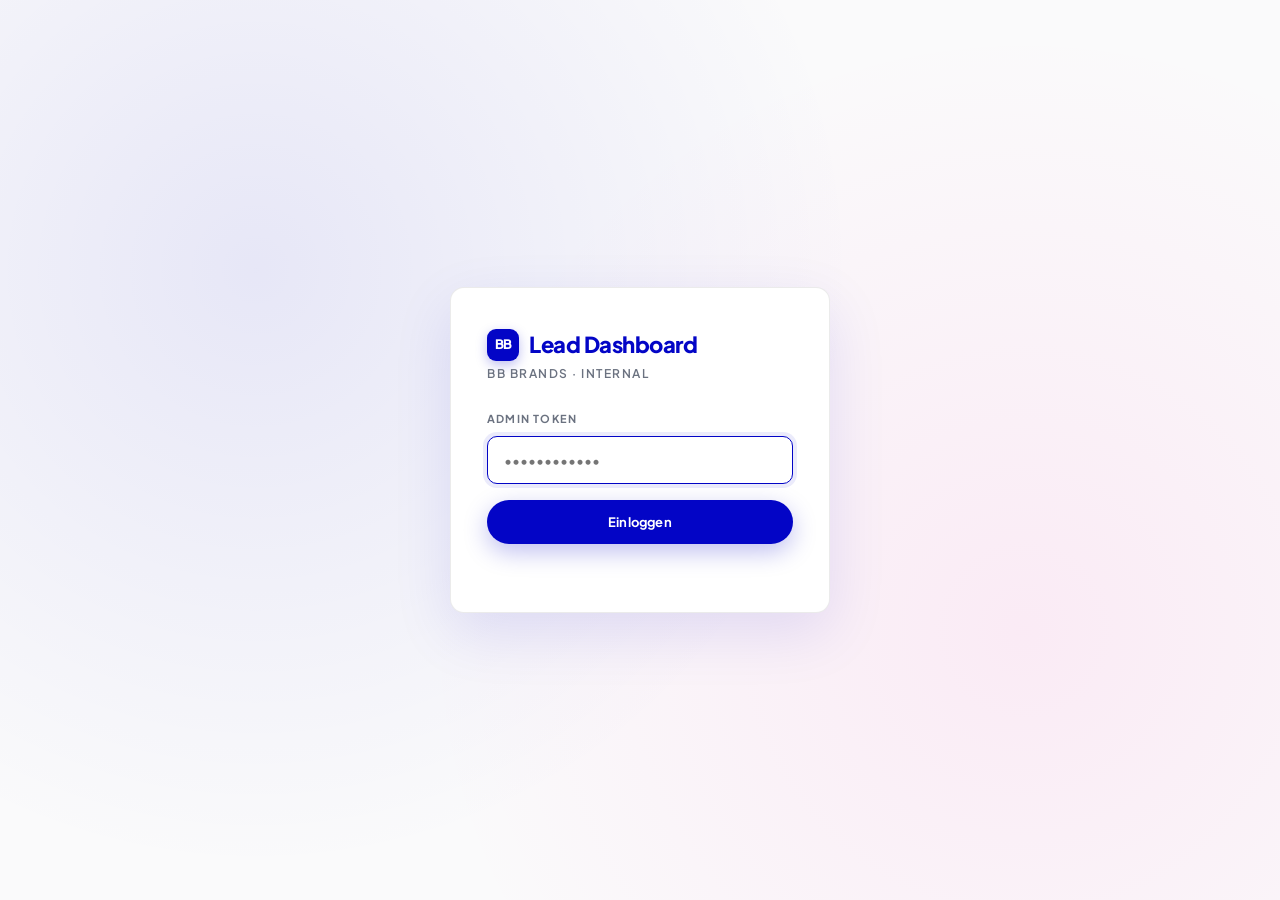
<file: admin/index.html>
<!DOCTYPE html>
<html lang="de">
<head>
    <meta charset="UTF-8">
    <meta name="viewport" content="width=device-width, initial-scale=1.0">
    <title>BB Brands · Lead Dashboard</title>
    <meta name="robots" content="noindex, nofollow">
    <link rel="preconnect" href="https://fonts.googleapis.com">
    <link rel="preconnect" href="https://fonts.gstatic.com" crossorigin>
    <link href="https://fonts.googleapis.com/css2?family=Plus+Jakarta+Sans:wght@400;500;600;700;800&display=swap" rel="stylesheet">
    <style>
        *, *::before, *::after { margin: 0; padding: 0; box-sizing: border-box; }
        :root {
            --bg: #FAFAFB;
            --bg-card: #FFFFFF;
            --primary: #0305C6;
            --primary-dark: #0204A0;
            --accent: #FF21A6;
            --yellow: #FFDE59;
            --text: #0A0A0A;
            --text-muted: #6B7280;
            --text-light: #9CA3AF;
            --border: rgba(10, 10, 10, 0.08);
            --border-strong: rgba(10, 10, 10, 0.12);
            --green: #10B981;
            --orange: #F59E0B;
            --red: #EF4444;
            --radius: 14px;
            --radius-sm: 10px;
            --radius-pill: 100px;
            --font: 'Plus Jakarta Sans', -apple-system, BlinkMacSystemFont, sans-serif;
        }
        html { -webkit-font-smoothing: antialiased; }
        body {
            font-family: var(--font);
            background: var(--bg);
            color: var(--text);
            font-size: 14px;
            line-height: 1.5;
            min-height: 100vh;
        }
        button { font-family: inherit; cursor: pointer; border: none; background: none; color: inherit; }
        input { font-family: inherit; }
        a { color: inherit; text-decoration: none; }

        /* ===== LOGIN GATE ===== */
        .gate {
            min-height: 100vh;
            display: flex; align-items: center; justify-content: center;
            padding: 24px;
            background:
                radial-gradient(circle at 20% 30%, rgba(3, 5, 198, 0.08), transparent 50%),
                radial-gradient(circle at 80% 70%, rgba(255, 33, 166, 0.07), transparent 50%),
                var(--bg);
        }
        .gate-card {
            width: 100%; max-width: 380px;
            background: #fff;
            border: 1px solid var(--border);
            border-radius: var(--radius);
            padding: 40px 36px;
            box-shadow: 0 20px 60px rgba(3, 5, 198, 0.10);
        }
        .gate-logo {
            font-size: 22px; font-weight: 800; color: var(--primary);
            letter-spacing: -0.5px; margin-bottom: 4px;
            display: flex; align-items: center; gap: 10px;
        }
        .gate-logo-mark {
            width: 32px; height: 32px; border-radius: 9px;
            background: var(--primary); color: #fff;
            display: inline-flex; align-items: center; justify-content: center;
            font-size: 13px; font-weight: 800;
            box-shadow: 0 4px 12px rgba(3, 5, 198, 0.25);
        }
        .gate-sub {
            font-size: 12px; font-weight: 600; color: var(--text-muted);
            text-transform: uppercase; letter-spacing: 1.5px; margin-bottom: 28px;
        }
        .gate label {
            display: block; font-size: 11px; font-weight: 700;
            text-transform: uppercase; letter-spacing: 1.2px;
            color: var(--text-muted); margin-bottom: 8px;
        }
        .gate input[type="password"] {
            width: 100%; padding: 14px 16px;
            font-size: 14px; font-weight: 500;
            background: var(--bg);
            border: 1.5px solid transparent;
            border-radius: var(--radius-sm);
            outline: none; transition: all 0.2s;
        }
        .gate input[type="password"]:focus {
            background: #fff;
            border-color: var(--primary);
            box-shadow: 0 0 0 4px rgba(3, 5, 198, 0.08);
        }
        .gate button {
            width: 100%; padding: 14px;
            margin-top: 16px;
            background: var(--primary); color: #fff;
            font-size: 13px; font-weight: 700; letter-spacing: 0.2px;
            border-radius: var(--radius-pill);
            transition: all 0.25s;
            box-shadow: 0 8px 24px rgba(3, 5, 198, 0.25);
        }
        .gate button:hover { background: var(--accent); box-shadow: 0 12px 32px rgba(255, 33, 166, 0.30); }
        .gate-error {
            font-size: 12px; color: var(--red);
            margin-top: 12px; min-height: 16px; font-weight: 600;
        }

        /* ===== APP ===== */
        .app { display: none; min-height: 100vh; }
        .app.active { display: block; }

        .topbar {
            position: sticky; top: 0; z-index: 10;
            background: rgba(255, 255, 255, 0.92);
            backdrop-filter: saturate(180%) blur(12px);
            -webkit-backdrop-filter: saturate(180%) blur(12px);
            border-bottom: 1px solid var(--border);
        }
        .topbar-inner {
            max-width: 1280px; margin: 0 auto;
            padding: 18px 32px;
            display: flex; align-items: center; justify-content: space-between; gap: 20px;
        }
        .topbar-left {
            display: flex; align-items: center; gap: 14px;
        }
        .topbar-logo {
            width: 36px; height: 36px; border-radius: 10px;
            background: var(--primary); color: #fff;
            display: inline-flex; align-items: center; justify-content: center;
            font-size: 14px; font-weight: 800;
            box-shadow: 0 4px 12px rgba(3, 5, 198, 0.22);
        }
        .topbar-title {
            font-size: 16px; font-weight: 800; color: var(--primary);
            letter-spacing: -0.3px;
        }
        .topbar-title small {
            display: block; font-size: 10px; font-weight: 600;
            color: var(--text-light); text-transform: uppercase; letter-spacing: 1.5px;
            letter-spacing: 1.2px; margin-top: 2px;
        }
        .topbar-actions { display: flex; gap: 10px; align-items: center; }
        .btn-icon {
            width: 38px; height: 38px;
            border-radius: 50%;
            background: var(--bg);
            color: var(--text-muted);
            display: inline-flex; align-items: center; justify-content: center;
            transition: all 0.2s;
            border: 1px solid var(--border);
        }
        .btn-icon:hover { background: var(--primary); color: #fff; border-color: var(--primary); }
        .btn-logout {
            padding: 9px 16px;
            background: var(--bg);
            color: var(--text-muted);
            font-size: 12px; font-weight: 700;
            border-radius: var(--radius-pill);
            border: 1px solid var(--border);
            transition: all 0.2s;
        }
        .btn-logout:hover { background: var(--red); color: #fff; border-color: var(--red); }

        .container {
            max-width: 1280px; margin: 0 auto;
            padding: 32px;
        }

        /* Stats */
        .stats {
            display: grid;
            grid-template-columns: repeat(4, 1fr);
            gap: 14px;
            margin-bottom: 28px;
        }
        .stat {
            background: #fff;
            border: 1px solid var(--border);
            border-radius: var(--radius);
            padding: 22px 24px;
            transition: all 0.2s;
        }
        .stat:hover { border-color: var(--border-strong); transform: translateY(-2px); }
        .stat-label {
            font-size: 11px; font-weight: 700;
            color: var(--text-muted);
            text-transform: uppercase; letter-spacing: 1.2px;
            margin-bottom: 10px;
        }
        .stat-value {
            font-size: 30px; font-weight: 800;
            color: var(--primary); letter-spacing: -1px;
        }
        .stat.new .stat-value { color: var(--primary); }
        .stat.progress .stat-value { color: var(--orange); }
        .stat.delivered .stat-value { color: var(--green); }
        .stat.total .stat-value { color: var(--text); }

        /* Filters */
        .toolbar {
            display: flex; gap: 12px; align-items: center;
            margin-bottom: 18px;
            flex-wrap: wrap;
        }
        .search {
            flex: 1; min-width: 240px;
            position: relative;
        }
        .search input {
            width: 100%; padding: 12px 16px 12px 42px;
            background: #fff;
            border: 1px solid var(--border);
            border-radius: var(--radius-pill);
            font-size: 13px; font-weight: 500;
            outline: none; transition: all 0.2s;
        }
        .search input:focus {
            border-color: var(--primary);
            box-shadow: 0 0 0 4px rgba(3, 5, 198, 0.08);
        }
        .search svg {
            position: absolute; left: 16px; top: 50%;
            transform: translateY(-50%);
            color: var(--text-light);
        }
        .filters {
            display: flex; gap: 6px;
            background: #fff;
            border: 1px solid var(--border);
            border-radius: var(--radius-pill);
            padding: 4px;
        }
        .filter-btn {
            padding: 9px 18px;
            font-size: 12px; font-weight: 700;
            color: var(--text-muted);
            border-radius: var(--radius-pill);
            transition: all 0.2s;
            text-transform: uppercase; letter-spacing: 0.5px;
        }
        .filter-btn:hover { color: var(--primary); }
        .filter-btn.active {
            background: var(--primary); color: #fff;
        }

        /* Leads table / cards */
        .leads {
            display: flex; flex-direction: column; gap: 12px;
        }
        .lead-card {
            background: #fff;
            border: 1px solid var(--border);
            border-radius: var(--radius);
            padding: 22px 26px;
            display: grid;
            grid-template-columns: 1fr auto;
            gap: 18px 26px;
            transition: all 0.2s;
            position: relative;
        }
        .lead-card:hover {
            border-color: var(--border-strong);
            box-shadow: 0 12px 32px rgba(3, 5, 198, 0.06);
        }
        .lead-card.status-delivered { opacity: 0.65; }
        .lead-card.status-delivered:hover { opacity: 1; }

        .lead-header {
            display: flex; align-items: baseline; gap: 12px; flex-wrap: wrap;
            margin-bottom: 14px;
        }
        .lead-name {
            font-size: 17px; font-weight: 800; color: var(--text);
            letter-spacing: -0.3px;
        }
        .lead-company {
            font-size: 13px; color: var(--text-muted); font-weight: 500;
        }
        .lead-company::before { content: '·'; margin-right: 8px; }

        .lead-meta {
            display: flex; flex-wrap: wrap; gap: 18px;
            font-size: 13px; color: var(--text-muted);
        }
        .lead-meta-item {
            display: flex; align-items: center; gap: 8px;
            cursor: pointer;
            transition: color 0.15s;
        }
        .lead-meta-item:hover { color: var(--primary); }
        .lead-meta-item svg {
            color: var(--text-light);
            flex-shrink: 0;
        }
        .lead-meta-item:hover svg { color: var(--primary); }
        .lead-meta-item .copy-hint {
            font-size: 10px; color: var(--green); font-weight: 700;
            opacity: 0; transition: opacity 0.2s;
        }
        .lead-meta-item.copied .copy-hint { opacity: 1; }

        .lead-side {
            display: flex; flex-direction: column; align-items: flex-end;
            gap: 12px;
            min-width: 150px;
        }
        .badge {
            display: inline-flex; align-items: center; gap: 6px;
            padding: 5px 11px;
            font-size: 10px; font-weight: 800;
            text-transform: uppercase; letter-spacing: 1px;
            border-radius: var(--radius-pill);
        }
        .badge::before {
            content: ''; width: 6px; height: 6px; border-radius: 50%;
            background: currentColor;
        }
        .badge-new { background: rgba(3, 5, 198, 0.10); color: var(--primary); }
        .badge-progress { background: rgba(245, 158, 11, 0.12); color: var(--orange); }
        .badge-delivered { background: rgba(16, 185, 129, 0.12); color: var(--green); }

        .badge-channel {
            background: var(--bg); color: var(--text-muted);
            font-size: 10px; padding: 4px 10px; border-radius: var(--radius-pill);
            font-weight: 700; text-transform: uppercase; letter-spacing: 0.8px;
            display: inline-flex; align-items: center; gap: 5px;
        }
        .badge-channel svg { width: 11px; height: 11px; }
        .badge-channel.whatsapp { background: rgba(37, 211, 102, 0.10); color: #25D366; }
        .badge-reference {
            display: inline-flex; align-items: center; gap: 5px;
            padding: 4px 10px;
            font-size: 11px; font-weight: 700;
            text-transform: uppercase; letter-spacing: 0.5px;
            border-radius: 100px;
            background: rgba(255, 33, 166, 0.10);
            color: var(--accent, #FF21A6);
        }
        .badge-reference svg { width: 11px; height: 11px; }

        /* Magnet-Label (welcher Funnel hat den Lead erzeugt) */
        .badge-magnet {
            display: inline-flex; align-items: center;
            padding: 3px 9px;
            font-size: 10px; font-weight: 800;
            text-transform: uppercase; letter-spacing: 0.8px;
            border-radius: 100px;
            background: rgba(255, 222, 89, 0.16);
            color: #B6891A;
        }
        .badge-magnet.magnet-erstgespraech {
            background: rgba(3, 5, 198, 0.12);
            color: var(--primary);
        }
        .badge-magnet.magnet-whatsapp-chat {
            background: rgba(37, 211, 102, 0.12);
            color: #1FAF4C;
        }

        /* Info-Tags für Erstgespräch-Leads (Umsatz, Baustelle, Timeline, Budget) */
        .info-tags {
            display: flex; flex-wrap: wrap; gap: 6px;
            margin-top: 12px;
        }
        .info-tag {
            display: inline-flex; align-items: center; gap: 6px;
            padding: 5px 12px;
            font-size: 11px; font-weight: 700;
            color: var(--text-muted);
            background: var(--bg);
            border: 1px solid var(--border);
            border-radius: 100px;
        }
        .info-tag-label {
            font-weight: 600;
            color: var(--text-light);
            text-transform: uppercase; letter-spacing: 0.6px;
            font-size: 9.5px;
        }
        .info-tag.tag-revenue { color: var(--primary); border-color: rgba(3, 5, 198, 0.2); }
        .info-tag.tag-urgent {
            color: var(--orange);
            background: rgba(245, 158, 11, 0.08);
            border-color: rgba(245, 158, 11, 0.25);
        }
        .info-tag.tag-baustelle { color: var(--accent); border-color: rgba(255, 33, 166, 0.22); }

        /* "Was verkauft" / Kontext-Textzeile */
        .lead-context {
            margin-top: 14px;
            padding: 12px 14px;
            background: var(--bg);
            border-left: 3px solid var(--primary);
            border-radius: 6px;
            font-size: 13px;
            color: var(--text);
            line-height: 1.5;
        }
        .lead-context-label {
            font-size: 10px; font-weight: 700;
            letter-spacing: 1px; text-transform: uppercase;
            color: var(--text-light);
            margin-bottom: 4px;
        }

        /* Herkunft-Sektion — zeigt UTMs, Referrer, Landing-Page */
        .lead-source {
            margin-top: 12px;
            padding: 10px 14px;
            background: linear-gradient(135deg, rgba(3, 5, 198, 0.04), rgba(255, 33, 166, 0.03));
            border: 1px solid rgba(3, 5, 198, 0.08);
            border-radius: 8px;
            font-size: 12px;
        }
        .lead-source-label {
            font-size: 10px; font-weight: 700;
            letter-spacing: 1px; text-transform: uppercase;
            color: var(--text-light);
            margin-bottom: 6px;
            display: flex; align-items: center; gap: 5px;
        }
        .lead-source-rows {
            display: grid;
            grid-template-columns: auto 1fr;
            gap: 4px 12px;
            color: var(--text-muted);
        }
        .lead-source-rows dt {
            font-weight: 700;
            color: var(--text-light);
            text-transform: uppercase;
            font-size: 9.5px;
            letter-spacing: 0.6px;
            padding-top: 2px;
            white-space: nowrap;
        }
        .lead-source-rows dd {
            margin: 0;
            color: var(--text);
            font-weight: 500;
            word-break: break-word;
        }
        .lead-source-rows dd.value-direct {
            color: var(--text-muted);
            font-style: italic;
        }
        .lead-source-rows a {
            color: var(--primary);
            text-decoration: none;
        }
        .lead-source-rows a:hover { text-decoration: underline; }

        .lead-actions {
            display: flex; gap: 6px;
        }
        .lead-action {
            padding: 8px 14px;
            font-size: 11px; font-weight: 700;
            color: var(--text-muted);
            background: var(--bg);
            border: 1px solid var(--border);
            border-radius: var(--radius-pill);
            transition: all 0.2s;
            text-transform: uppercase; letter-spacing: 0.5px;
        }
        .lead-action:hover { background: var(--primary); color: #fff; border-color: var(--primary); }
        .lead-action.danger:hover { background: var(--red); border-color: var(--red); }
        .lead-action.success:hover { background: var(--green); border-color: var(--green); }

        .lead-time {
            font-size: 11px; color: var(--text-light);
            font-weight: 600;
        }

        /* Empty state */
        .empty {
            background: #fff;
            border: 2px dashed var(--border-strong);
            border-radius: var(--radius);
            padding: 80px 40px;
            text-align: center;
        }
        .empty-icon {
            width: 64px; height: 64px;
            margin: 0 auto 20px;
            border-radius: 50%;
            background: rgba(3, 5, 198, 0.08);
            color: var(--primary);
            display: flex; align-items: center; justify-content: center;
        }
        .empty h3 {
            font-size: 18px; color: var(--primary); font-weight: 800;
            margin-bottom: 6px; letter-spacing: -0.3px;
        }
        .empty p {
            font-size: 13px; color: var(--text-muted);
            max-width: 360px; margin: 0 auto;
        }

        /* Loading */
        .loading {
            background: #fff;
            border: 1px solid var(--border);
            border-radius: var(--radius);
            padding: 60px 40px;
            text-align: center;
            color: var(--text-muted);
            font-size: 13px;
        }
        .spinner {
            width: 28px; height: 28px;
            border: 3px solid var(--border);
            border-top-color: var(--primary);
            border-radius: 50%;
            animation: spin 0.8s linear infinite;
            margin: 0 auto 14px;
        }
        @keyframes spin { to { transform: rotate(360deg); } }

        /* Toast */
        .toast {
            position: fixed; bottom: 24px; left: 50%;
            transform: translateX(-50%) translateY(80px);
            background: var(--text);
            color: #fff;
            padding: 12px 22px;
            border-radius: var(--radius-pill);
            font-size: 12px; font-weight: 700;
            box-shadow: 0 12px 36px rgba(0,0,0,0.20);
            transition: transform 0.3s cubic-bezier(.2,.8,.3,1.2);
            z-index: 200;
        }
        .toast.show { transform: translateX(-50%) translateY(0); }
        .toast.error { background: var(--red); }
        .toast.success { background: var(--green); }

        /* Responsive */
        @media (max-width: 900px) {
            .stats { grid-template-columns: 1fr 1fr; }
            .container { padding: 20px; }
            .topbar-inner { padding: 16px 20px; }
            .lead-card { grid-template-columns: 1fr; gap: 16px; }
            .lead-side { align-items: flex-start; }
            .lead-meta { gap: 14px; }
        }
        @media (max-width: 540px) {
            .stats { grid-template-columns: 1fr 1fr; gap: 10px; }
            .stat { padding: 18px 18px; }
            .stat-value { font-size: 24px; }
            .lead-card { padding: 18px 20px; }
            .toolbar { flex-direction: column; align-items: stretch; }
            .filters { justify-content: center; }
        }
    </style>
</head>
<body>

    <!-- ============ LOGIN GATE ============ -->
    <div class="gate" id="gate">
        <form class="gate-card" id="gateForm" autocomplete="off">
            <div class="gate-logo">
                <span class="gate-logo-mark">BB</span>
                Lead Dashboard
            </div>
            <p class="gate-sub">BB Brands · Internal</p>
            <label for="adminToken">Admin Token</label>
            <input type="password" id="adminToken" placeholder="••••••••••••" autofocus required>
            <button type="submit">Einloggen</button>
            <p class="gate-error" id="gateError"></p>
        </form>
    </div>

    <!-- ============ APP ============ -->
    <div class="app" id="app">
        <div class="topbar">
            <div class="topbar-inner">
                <div class="topbar-left">
                    <span class="topbar-logo">BB</span>
                    <div>
                        <div class="topbar-title">Lead Dashboard<small>Alle Anfragen &middot; Erstgespräch, Style Guide, WhatsApp</small></div>
                    </div>
                </div>
                <div class="topbar-actions">
                    <button class="btn-icon" id="refreshBtn" title="Neu laden">
                        <svg width="16" height="16" viewBox="0 0 24 24" fill="none" stroke="currentColor" stroke-width="2.5" stroke-linecap="round" stroke-linejoin="round"><polyline points="23 4 23 10 17 10"/><polyline points="1 20 1 14 7 14"/><path d="M3.51 9a9 9 0 0 1 14.85-3.36L23 10M1 14l4.64 4.36A9 9 0 0 0 20.49 15"/></svg>
                    </button>
                    <button class="btn-logout" id="logoutBtn">Logout</button>
                </div>
            </div>
        </div>

        <div class="container">
            <div class="stats">
                <div class="stat total">
                    <div class="stat-label">Gesamt</div>
                    <div class="stat-value" id="statTotal">—</div>
                </div>
                <div class="stat new">
                    <div class="stat-label">Neu</div>
                    <div class="stat-value" id="statNew">—</div>
                </div>
                <div class="stat progress">
                    <div class="stat-label">In Arbeit</div>
                    <div class="stat-value" id="statProgress">—</div>
                </div>
                <div class="stat delivered">
                    <div class="stat-label">Versendet</div>
                    <div class="stat-value" id="statDelivered">—</div>
                </div>
            </div>

            <div class="toolbar">
                <div class="search">
                    <svg width="16" height="16" viewBox="0 0 24 24" fill="none" stroke="currentColor" stroke-width="2" stroke-linecap="round" stroke-linejoin="round"><circle cx="11" cy="11" r="8"/><line x1="21" y1="21" x2="16.65" y2="16.65"/></svg>
                    <input type="search" id="searchInput" placeholder="Suchen nach Name, Unternehmen, E-Mail …">
                </div>
                <div class="filters" role="tablist">
                    <button class="filter-btn active" data-filter="all">Alle</button>
                    <button class="filter-btn" data-filter="new">Neu</button>
                    <button class="filter-btn" data-filter="in-progress">In Arbeit</button>
                    <button class="filter-btn" data-filter="delivered">Versendet</button>
                    <button class="filter-btn" data-filter="erstgespraech" title="Nur Erstgespräch-Anfragen">Erstgespräch</button>
                    <button class="filter-btn" data-filter="reference" title="Nur Leads mit Referenz-Einwilligung">Referenz-OK</button>
                </div>
            </div>

            <div id="leadsContainer">
                <div class="loading">
                    <div class="spinner"></div>
                    Leads werden geladen …
                </div>
            </div>
        </div>
    </div>

    <div class="toast" id="toast"></div>

    <script>
        const STORAGE_KEY = 'bb_admin_token';
        const API = '/api/leads';

        const gate = document.getElementById('gate');
        const app = document.getElementById('app');
        const gateForm = document.getElementById('gateForm');
        const gateError = document.getElementById('gateError');
        const tokenInput = document.getElementById('adminToken');
        const leadsContainer = document.getElementById('leadsContainer');
        const searchInput = document.getElementById('searchInput');
        const filterBtns = document.querySelectorAll('.filter-btn');
        const refreshBtn = document.getElementById('refreshBtn');
        const logoutBtn = document.getElementById('logoutBtn');
        const toast = document.getElementById('toast');

        let leads = [];
        let currentFilter = 'all';
        let currentSearch = '';
        let token = localStorage.getItem(STORAGE_KEY) || '';

        // ====== Toast ======
        let toastTimer;
        function showToast(msg, type = '') {
            toast.textContent = msg;
            toast.className = 'toast show ' + type;
            clearTimeout(toastTimer);
            toastTimer = setTimeout(() => toast.classList.remove('show'), 2200);
        }

        // ====== API helpers ======
        async function apiCall(method, body) {
            const opts = {
                method,
                headers: {
                    'Authorization': 'Bearer ' + token,
                    'Content-Type': 'application/json',
                },
            };
            if (body) opts.body = JSON.stringify(body);
            const res = await fetch(API, opts);
            const data = await res.json().catch(() => ({}));
            if (res.status === 401) {
                logout();
                throw new Error('Unauthorized');
            }
            if (!res.ok) throw new Error(data.error || 'Request failed');
            return data;
        }

        async function loadLeads() {
            leadsContainer.innerHTML = '<div class="loading"><div class="spinner"></div>Leads werden geladen …</div>';
            try {
                const data = await apiCall('GET');
                leads = data.leads || [];
                renderStats();
                renderLeads();
            } catch (err) {
                if (err.message !== 'Unauthorized') {
                    leadsContainer.innerHTML = '<div class="empty"><div class="empty-icon"><svg width="28" height="28" viewBox="0 0 24 24" fill="none" stroke="currentColor" stroke-width="2"><circle cx="12" cy="12" r="10"/><line x1="12" y1="8" x2="12" y2="12"/><line x1="12" y1="16" x2="12.01" y2="16"/></svg></div><h3>Fehler beim Laden</h3><p>' + err.message + '</p></div>';
                }
            }
        }

        // ====== Rendering ======
        function renderStats() {
            document.getElementById('statTotal').textContent = leads.length;
            document.getElementById('statNew').textContent = leads.filter(l => l.status === 'new').length;
            document.getElementById('statProgress').textContent = leads.filter(l => l.status === 'in-progress').length;
            document.getElementById('statDelivered').textContent = leads.filter(l => l.status === 'delivered').length;
        }

        function getFiltered() {
            const q = currentSearch.toLowerCase().trim();
            return leads.filter(l => {
                if (currentFilter === 'reference') {
                    if (!l.consentReference) return false;
                } else if (currentFilter === 'erstgespraech') {
                    if (l.magnet !== 'erstgespraech') return false;
                } else if (currentFilter !== 'all' && l.status !== currentFilter) {
                    return false;
                }
                if (q) {
                    const hay = [
                        l.name, l.company, l.brand, l.email, l.phone, l.website,
                        l.wasVerkauft, l.umsatz, l.baustelle, l.timeline,
                    ].filter(Boolean).join(' ').toLowerCase();
                    if (!hay.includes(q)) return false;
                }
                return true;
            });
        }

        // ─── Erstgespräch-Label-Maps ───
        const UMSATZ_LABELS = {
            '<5k': '< 5.000 €/Mo',
            '5-25k': '5–25k/Mo',
            '25-100k': '25–100k/Mo',
            '100k+': '> 100k/Mo',
            'unklar': 'Umsatz unklar',
        };
        const BAUSTELLE_LABELS = {
            'store-neu': 'Shop neu bauen',
            'store-optimize': 'Shop optimieren',
            'store-rebuild': 'Shop Rebuild',
            'branding': 'Branding',
            'ads': 'Performance Ads',
            'mehrere': 'Mehrere Bereiche',
        };
        const TIMELINE_LABELS = {
            'sofort': 'Sofort (2 Wo.)',
            '1-monat': '~ 1 Monat',
            '2-3-monate': '2–3 Monate',
            'explorativ': 'Explorativ',
        };
        const BUDGET_LABELS = {
            '<5k': '< 5k €',
            '5-10k': '5–10k €',
            '10-20k': '10–20k €',
            '20k+': '> 20k €',
            'unklar': 'Budget unklar',
        };
        const MAGNET_LABELS = {
            'erstgespraech': 'Erstgespräch',
            'style-guide': 'Style Guide',
            'ai-readiness-check': 'AI-Check',
            'whatsapp-chat': 'WhatsApp',
        };

        function escapeHtml(s) {
            if (s == null) return '';
            return String(s).replace(/[&<>"']/g, c => ({ '&': '&amp;', '<': '&lt;', '>': '&gt;', '"': '&quot;', "'": '&#39;' }[c]));
        }

        function formatTime(iso) {
            if (!iso) return '';
            const d = new Date(iso);
            const now = new Date();
            const diff = (now - d) / 1000;
            if (diff < 60) return 'gerade eben';
            if (diff < 3600) return Math.floor(diff / 60) + ' Min.';
            if (diff < 86400) return Math.floor(diff / 3600) + ' Std.';
            if (diff < 86400 * 7) return Math.floor(diff / 86400) + ' Tagen';
            return d.toLocaleDateString('de-DE', { day: '2-digit', month: 'short', year: 'numeric' });
        }

        function renderLeads() {
            const filtered = getFiltered();
            if (!filtered.length) {
                leadsContainer.innerHTML = `
                    <div class="empty">
                        <div class="empty-icon">
                            <svg width="28" height="28" viewBox="0 0 24 24" fill="none" stroke="currentColor" stroke-width="2" stroke-linecap="round" stroke-linejoin="round"><path d="M22 11.08V12a10 10 0 1 1-5.93-9.14"/><polyline points="22 4 12 14.01 9 11.01"/></svg>
                        </div>
                        <h3>${leads.length === 0 ? 'Noch keine Leads' : 'Keine Treffer'}</h3>
                        <p>${leads.length === 0 ? 'Sobald jemand das Formular ausfüllt, taucht der Lead hier auf.' : 'Anderen Filter wählen oder Suche anpassen.'}</p>
                    </div>`;
                return;
            }

            leadsContainer.innerHTML = '<div class="leads">' + filtered.map(l => {
                const isErstgespraech = l.magnet === 'erstgespraech';
                const channelClass = l.delivery === 'whatsapp' ? 'whatsapp' : '';
                const channelIcon = l.delivery === 'whatsapp'
                    ? '<svg viewBox="0 0 24 24" fill="currentColor"><path d="M17.472 14.382c-.297-.149-1.758-.867-2.03-.967-.273-.099-.471-.148-.67.15-.197.297-.767.966-.94 1.164-.173.199-.347.223-.644.075-.297-.15-1.255-.463-2.39-1.475-.883-.788-1.48-1.761-1.653-2.059-.173-.297-.018-.458.13-.606.134-.133.298-.347.446-.52.149-.174.198-.298.298-.497.099-.198.05-.371-.025-.52-.075-.149-.669-1.612-.916-2.207-.242-.579-.487-.5-.669-.51-.173-.008-.371-.01-.57-.01-.198 0-.52.074-.792.372-.272.297-1.04 1.016-1.04 2.479 0 1.462 1.065 2.875 1.213 3.074.149.198 2.096 3.2 5.077 4.487.709.306 1.262.489 1.694.625.712.227 1.36.195 1.871.118.571-.085 1.758-.719 2.006-1.413.248-.694.248-1.289.173-1.413-.074-.124-.272-.198-.57-.347m-5.421 7.403h-.004a9.87 9.87 0 0 1-5.031-1.378l-.361-.214-3.741.982.998-3.648-.235-.374a9.86 9.86 0 0 1-1.51-5.26c.001-5.45 4.436-9.884 9.888-9.884 2.64 0 5.122 1.03 6.988 2.898a9.825 9.825 0 0 1 2.893 6.994c-.003 5.45-4.437 9.884-9.885 9.884"/></svg>'
                    : '<svg viewBox="0 0 24 24" fill="none" stroke="currentColor" stroke-width="2" stroke-linecap="round" stroke-linejoin="round"><rect x="3" y="5" width="18" height="14" rx="2"/><path d="m3 7 9 6 9-6"/></svg>';

                const statusBadge = {
                    'new': '<span class="badge badge-new">Neu</span>',
                    'in-progress': '<span class="badge badge-progress">In Arbeit</span>',
                    'delivered': '<span class="badge badge-delivered">Versendet</span>',
                }[l.status] || '';

                const magnetBadge = l.magnet
                    ? `<span class="badge-magnet magnet-${escapeHtml(l.magnet)}">${escapeHtml(MAGNET_LABELS[l.magnet] || l.magnet)}</span>`
                    : '';

                // Herkunft-Block (Source/Medium/Campaign/Referrer/Landing) — für ALLE Lead-Typen
                const hasAnySource = l.utmSource || l.utmMedium || l.utmCampaign ||
                                     l.referrerDomain || l.landingPath || l.attribution;
                let sourceBlock = '';
                if (hasAnySource) {
                    const rows = [];
                    // Source = utm_source oder bei Erstgespräch das manuelle attribution-Feld
                    const sourceDisplay = l.utmSource || l.attribution || '';
                    if (sourceDisplay) {
                        rows.push(`<dt>Source</dt><dd>${escapeHtml(sourceDisplay)}</dd>`);
                    }
                    if (l.utmMedium) {
                        rows.push(`<dt>Medium</dt><dd>${escapeHtml(l.utmMedium)}</dd>`);
                    }
                    if (l.utmCampaign) {
                        rows.push(`<dt>Kampagne</dt><dd>${escapeHtml(l.utmCampaign)}</dd>`);
                    }
                    if (l.utmContent) {
                        rows.push(`<dt>Content</dt><dd>${escapeHtml(l.utmContent)}</dd>`);
                    }
                    if (l.utmTerm) {
                        rows.push(`<dt>Term</dt><dd>${escapeHtml(l.utmTerm)}</dd>`);
                    }
                    if (l.referrerDomain) {
                        rows.push(`<dt>Referrer</dt><dd>${escapeHtml(l.referrerDomain)}</dd>`);
                    } else if (!l.utmSource && l.landingPath) {
                        // Kein UTM + kein Referrer = Direct Traffic
                        rows.push(`<dt>Referrer</dt><dd class="value-direct">— Direct —</dd>`);
                    }
                    if (l.landingPath) {
                        rows.push(`<dt>Landing</dt><dd>${escapeHtml(l.landingPath)}</dd>`);
                    }
                    if (l.submitPath && l.submitPath !== l.landingPath) {
                        rows.push(`<dt>Submit auf</dt><dd>${escapeHtml(l.submitPath)}</dd>`);
                    }
                    if (rows.length) {
                        sourceBlock = `
                            <div class="lead-source">
                                <div class="lead-source-label">
                                    <svg width="11" height="11" viewBox="0 0 24 24" fill="none" stroke="currentColor" stroke-width="2" stroke-linecap="round" stroke-linejoin="round"><path d="M3 12a9 9 0 0 1 9-9v0a9 9 0 0 1 9 9v0a9 9 0 0 1-9 9v0a9 9 0 0 1-9-9z"/><path d="M3.6 9h16.8M3.6 15h16.8M12 3a15 15 0 0 1 0 18M12 3a15 15 0 0 0 0 18"/></svg>
                                    Herkunft &amp; Journey
                                </div>
                                <dl class="lead-source-rows">${rows.join('')}</dl>
                            </div>`;
                    }
                }

                // Erstgespräch-spezifische Info-Tags
                let infoTags = '';
                let contextBlock = '';
                if (isErstgespraech) {
                    const tags = [];
                    if (l.umsatz && UMSATZ_LABELS[l.umsatz]) {
                        tags.push(`<span class="info-tag tag-revenue"><span class="info-tag-label">Umsatz</span> ${escapeHtml(UMSATZ_LABELS[l.umsatz])}</span>`);
                    }
                    if (l.baustelle && BAUSTELLE_LABELS[l.baustelle]) {
                        tags.push(`<span class="info-tag tag-baustelle"><span class="info-tag-label">Baustelle</span> ${escapeHtml(BAUSTELLE_LABELS[l.baustelle])}</span>`);
                    }
                    if (l.timeline && TIMELINE_LABELS[l.timeline]) {
                        const urgent = l.timeline === 'sofort' ? ' tag-urgent' : '';
                        tags.push(`<span class="info-tag${urgent}"><span class="info-tag-label">Timeline</span> ${escapeHtml(TIMELINE_LABELS[l.timeline])}</span>`);
                    }
                    if (l.budget && BUDGET_LABELS[l.budget]) {
                        tags.push(`<span class="info-tag"><span class="info-tag-label">Budget</span> ${escapeHtml(BUDGET_LABELS[l.budget])}</span>`);
                    }
                    if (tags.length) infoTags = `<div class="info-tags">${tags.join('')}</div>`;
                    if (l.wasVerkauft) {
                        contextBlock = `
                            <div class="lead-context">
                                <div class="lead-context-label">Was verkauft</div>
                                ${escapeHtml(l.wasVerkauft)}
                            </div>`;
                    }
                }

                const actions = l.status === 'delivered'
                    ? `<button class="lead-action" data-act="reopen" data-id="${escapeHtml(l.id)}">Reopen</button>
                       <button class="lead-action danger" data-act="delete" data-id="${escapeHtml(l.id)}">Löschen</button>`
                    : l.status === 'in-progress'
                    ? `<button class="lead-action success" data-act="delivered" data-id="${escapeHtml(l.id)}">Versendet</button>
                       <button class="lead-action danger" data-act="delete" data-id="${escapeHtml(l.id)}">Löschen</button>`
                    : `<button class="lead-action" data-act="in-progress" data-id="${escapeHtml(l.id)}">In Arbeit</button>
                       <button class="lead-action success" data-act="delivered" data-id="${escapeHtml(l.id)}">Versendet</button>
                       <button class="lead-action danger" data-act="delete" data-id="${escapeHtml(l.id)}">Löschen</button>`;

                const websiteHref = l.website && l.website.startsWith('http') ? l.website : 'https://' + (l.website || '');
                const phoneClean = (l.phone || '').replace(/[^+\d]/g, '');
                const waLink = phoneClean ? 'https://wa.me/' + phoneClean.replace(/^\+/, '') : '';
                const displayCompany = l.brand || l.company || '';

                return `
                    <article class="lead-card status-${escapeHtml(l.status)}">
                        <div>
                            <div class="lead-header">
                                <span class="lead-name">${escapeHtml(l.name)}</span>
                                ${displayCompany ? `<span class="lead-company">${escapeHtml(displayCompany)}</span>` : ''}
                            </div>
                            <div class="lead-meta">
                                ${l.email ? `
                                <span class="lead-meta-item" data-copy="${escapeHtml(l.email)}" title="E-Mail kopieren">
                                    <svg width="14" height="14" viewBox="0 0 24 24" fill="none" stroke="currentColor" stroke-width="2" stroke-linecap="round" stroke-linejoin="round"><rect x="3" y="5" width="18" height="14" rx="2"/><path d="m3 7 9 6 9-6"/></svg>
                                    ${escapeHtml(l.email)}
                                    <span class="copy-hint">kopiert</span>
                                </span>` : ''}
                                ${l.phone ? `
                                <span class="lead-meta-item" data-copy="${escapeHtml(l.phone)}" title="Telefon kopieren">
                                    <svg width="14" height="14" viewBox="0 0 24 24" fill="none" stroke="currentColor" stroke-width="2" stroke-linecap="round" stroke-linejoin="round"><path d="M22 16.92v3a2 2 0 0 1-2.18 2 19.79 19.79 0 0 1-8.63-3.07 19.5 19.5 0 0 1-6-6 19.79 19.79 0 0 1-3.07-8.67A2 2 0 0 1 4.11 2h3a2 2 0 0 1 2 1.72c.127.96.361 1.903.7 2.81a2 2 0 0 1-.45 2.11L8.09 9.91a16 16 0 0 0 6 6l1.27-1.27a2 2 0 0 1 2.11-.45c.907.339 1.85.573 2.81.7A2 2 0 0 1 22 16.92z"/></svg>
                                    ${escapeHtml(l.phone)}
                                    <span class="copy-hint">kopiert</span>
                                </span>` : ''}
                                ${l.website ? `
                                <a class="lead-meta-item" href="${escapeHtml(websiteHref)}" target="_blank" rel="noopener" title="Webseite öffnen">
                                    <svg width="14" height="14" viewBox="0 0 24 24" fill="none" stroke="currentColor" stroke-width="2" stroke-linecap="round" stroke-linejoin="round"><circle cx="12" cy="12" r="10"/><line x1="2" y1="12" x2="22" y2="12"/><path d="M12 2a15.3 15.3 0 0 1 4 10 15.3 15.3 0 0 1-4 10 15.3 15.3 0 0 1-4-10 15.3 15.3 0 0 1 4-10z"/></svg>
                                    ${escapeHtml(l.website)}
                                </a>` : ''}
                                ${waLink ? `
                                <a class="lead-meta-item" href="${escapeHtml(waLink)}" target="_blank" rel="noopener" title="Auf WhatsApp öffnen">
                                    <svg width="14" height="14" viewBox="0 0 24 24" fill="currentColor"><path d="M17.472 14.382c-.297-.149-1.758-.867-2.03-.967-.273-.099-.471-.148-.67.15-.197.297-.767.966-.94 1.164-.173.199-.347.223-.644.075-.297-.15-1.255-.463-2.39-1.475-.883-.788-1.48-1.761-1.653-2.059-.173-.297-.018-.458.13-.606.134-.133.298-.347.446-.52.149-.174.198-.298.298-.497.099-.198.05-.371-.025-.52-.075-.149-.669-1.612-.916-2.207-.242-.579-.487-.5-.669-.51-.173-.008-.371-.01-.57-.01-.198 0-.52.074-.792.372-.272.297-1.04 1.016-1.04 2.479 0 1.462 1.065 2.875 1.213 3.074.149.198 2.096 3.2 5.077 4.487.709.306 1.262.489 1.694.625.712.227 1.36.195 1.871.118.571-.085 1.758-.719 2.006-1.413.248-.694.248-1.289.173-1.413-.074-.124-.272-.198-.57-.347m-5.421 7.403h-.004a9.87 9.87 0 0 1-5.031-1.378l-.361-.214-3.741.982.998-3.648-.235-.374a9.86 9.86 0 0 1-1.51-5.26c.001-5.45 4.436-9.884 9.888-9.884 2.64 0 5.122 1.03 6.988 2.898a9.825 9.825 0 0 1 2.893 6.994c-.003 5.45-4.437 9.884-9.885 9.884"/></svg>
                                    Auf WhatsApp öffnen
                                </a>` : ''}
                            </div>
                            ${infoTags}
                            ${contextBlock}
                            ${sourceBlock}
                        </div>
                        <div class="lead-side">
                            <div style="display:flex; gap:8px; align-items:center; flex-wrap:wrap; justify-content:flex-end;">
                                ${statusBadge}
                                ${magnetBadge}
                                <span class="badge-channel ${channelClass}">${channelIcon} ${l.delivery === 'whatsapp' ? 'WhatsApp' : 'E-Mail'}</span>
                                ${l.consentReference ? `<span class="badge-reference" title="Einwilligung zur Logo-Nutzung als Referenz erteilt am ${escapeHtml(l.consentReferenceAt || '')}"><svg viewBox="0 0 24 24" fill="none" stroke="currentColor" stroke-width="2.5" stroke-linecap="round" stroke-linejoin="round"><polyline points="20 6 9 17 4 12"/></svg>Referenz-OK</span>` : ''}
                            </div>
                            <span class="lead-time" title="${escapeHtml(l.createdAt)}">vor ${formatTime(l.createdAt)}</span>
                            <div class="lead-actions">${actions}</div>
                        </div>
                    </article>`;
            }).join('') + '</div>';

            // Wire copy buttons
            leadsContainer.querySelectorAll('[data-copy]').forEach(el => {
                el.addEventListener('click', async (e) => {
                    e.preventDefault();
                    const txt = el.getAttribute('data-copy');
                    try {
                        await navigator.clipboard.writeText(txt);
                        el.classList.add('copied');
                        setTimeout(() => el.classList.remove('copied'), 1500);
                        showToast('Kopiert: ' + txt, 'success');
                    } catch {
                        showToast('Konnte nicht kopieren', 'error');
                    }
                });
            });

            // Wire action buttons
            leadsContainer.querySelectorAll('[data-act]').forEach(btn => {
                btn.addEventListener('click', async (e) => {
                    const id = btn.getAttribute('data-id');
                    const act = btn.getAttribute('data-act');
                    if (act === 'delete') {
                        if (!confirm('Diesen Lead wirklich löschen?')) return;
                        try {
                            await apiCall('DELETE', { id });
                            leads = leads.filter(l => l.id !== id);
                            renderStats();
                            renderLeads();
                            showToast('Lead gelöscht', 'success');
                        } catch (err) { showToast('Fehler: ' + err.message, 'error'); }
                        return;
                    }
                    const newStatus = act === 'reopen' ? 'new' : act;
                    try {
                        const data = await apiCall('PATCH', { id, status: newStatus });
                        const idx = leads.findIndex(l => l.id === id);
                        if (idx >= 0) leads[idx] = data.lead;
                        renderStats();
                        renderLeads();
                        showToast('Status: ' + newStatus, 'success');
                    } catch (err) { showToast('Fehler: ' + err.message, 'error'); }
                });
            });
        }

        // ====== Auth ======
        function showApp() {
            gate.style.display = 'none';
            app.classList.add('active');
            loadLeads();
        }

        function logout() {
            localStorage.removeItem(STORAGE_KEY);
            token = '';
            app.classList.remove('active');
            gate.style.display = 'flex';
            tokenInput.value = '';
            tokenInput.focus();
        }

        gateForm.addEventListener('submit', async (e) => {
            e.preventDefault();
            gateError.textContent = '';
            const t = tokenInput.value.trim();
            if (!t) return;
            token = t;
            try {
                await apiCall('GET');
                localStorage.setItem(STORAGE_KEY, token);
                showApp();
            } catch (err) {
                token = '';
                if (err.message === 'Unauthorized') {
                    gateError.textContent = 'Falsches Token.';
                } else {
                    gateError.textContent = 'Fehler: ' + err.message;
                }
            }
        });

        logoutBtn.addEventListener('click', logout);
        refreshBtn.addEventListener('click', loadLeads);

        searchInput.addEventListener('input', (e) => {
            currentSearch = e.target.value;
            renderLeads();
        });

        filterBtns.forEach(btn => {
            btn.addEventListener('click', () => {
                filterBtns.forEach(b => b.classList.remove('active'));
                btn.classList.add('active');
                currentFilter = btn.getAttribute('data-filter');
                renderLeads();
            });
        });

        // Auto-login if token saved
        if (token) {
            apiCall('GET').then(data => {
                leads = data.leads || [];
                showApp();
            }).catch(() => {
                logout();
            });
        }
    </script>
</body>
</html>
</file>
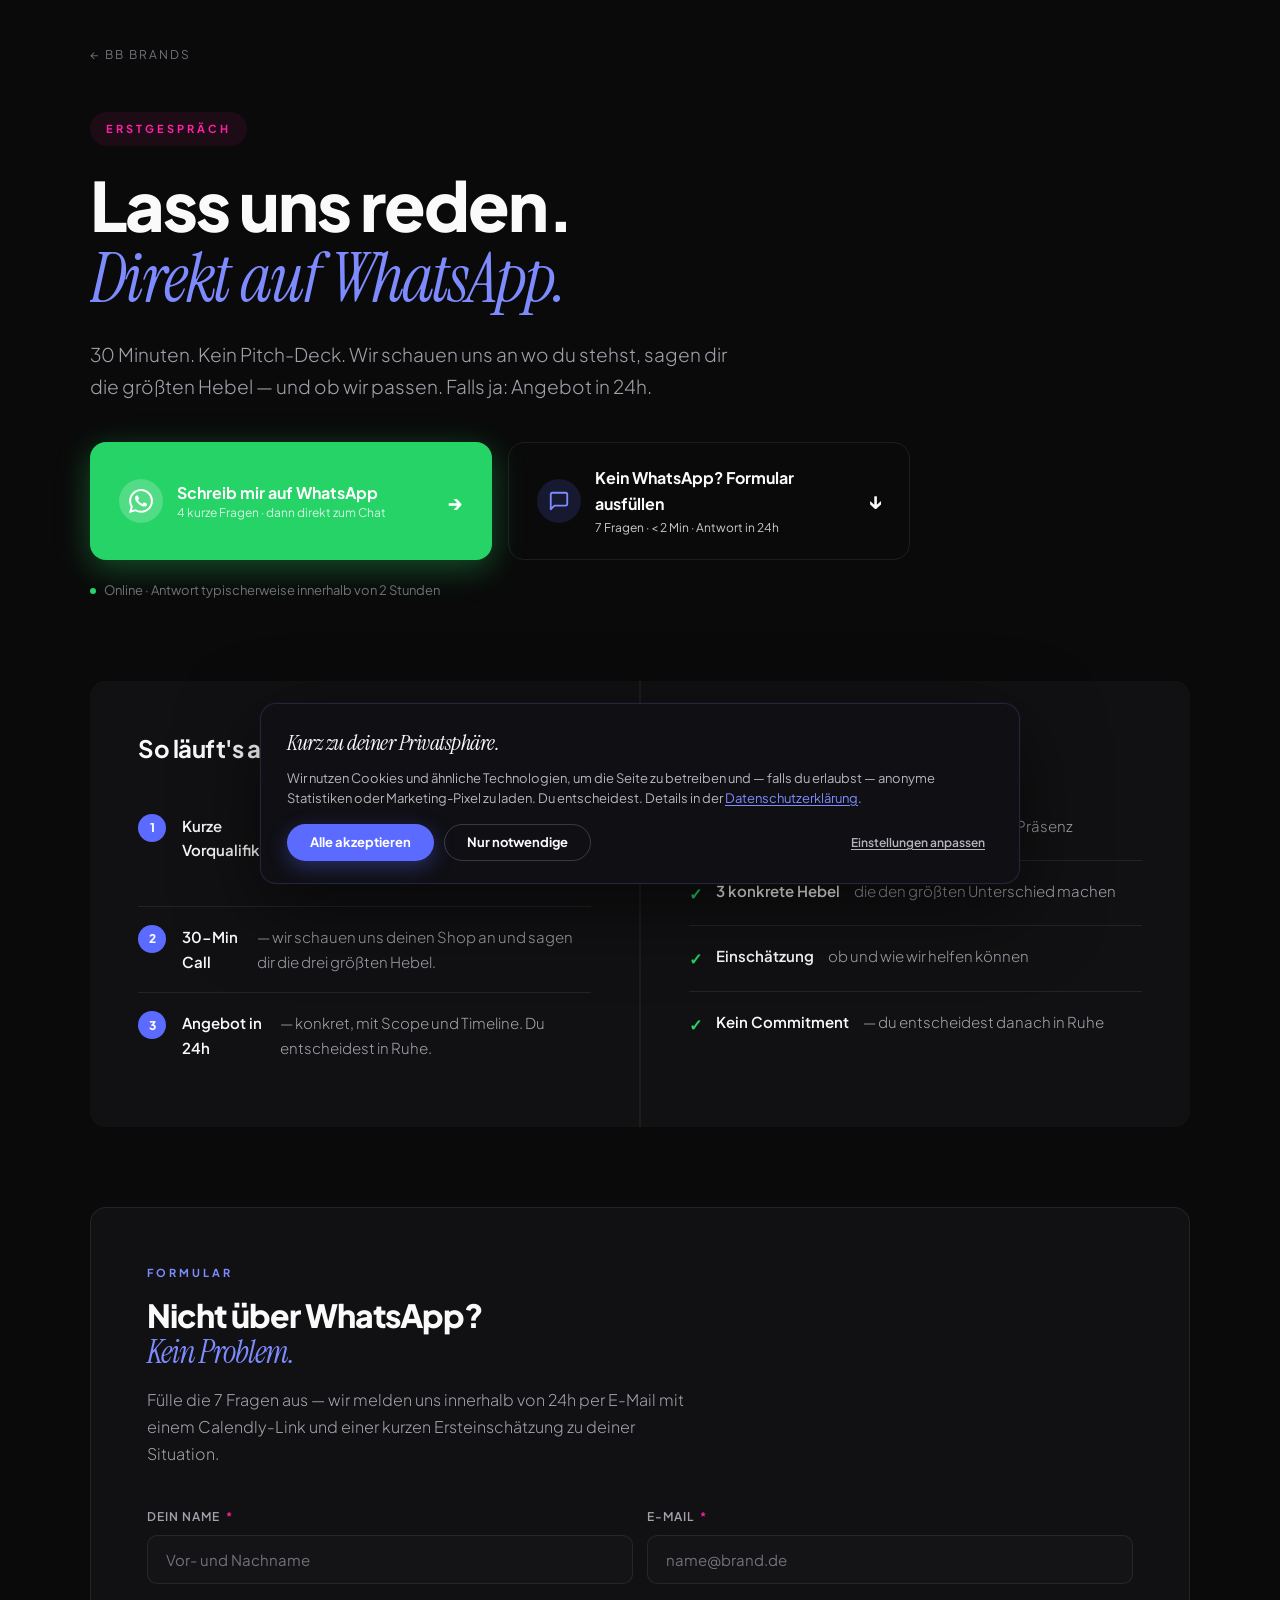
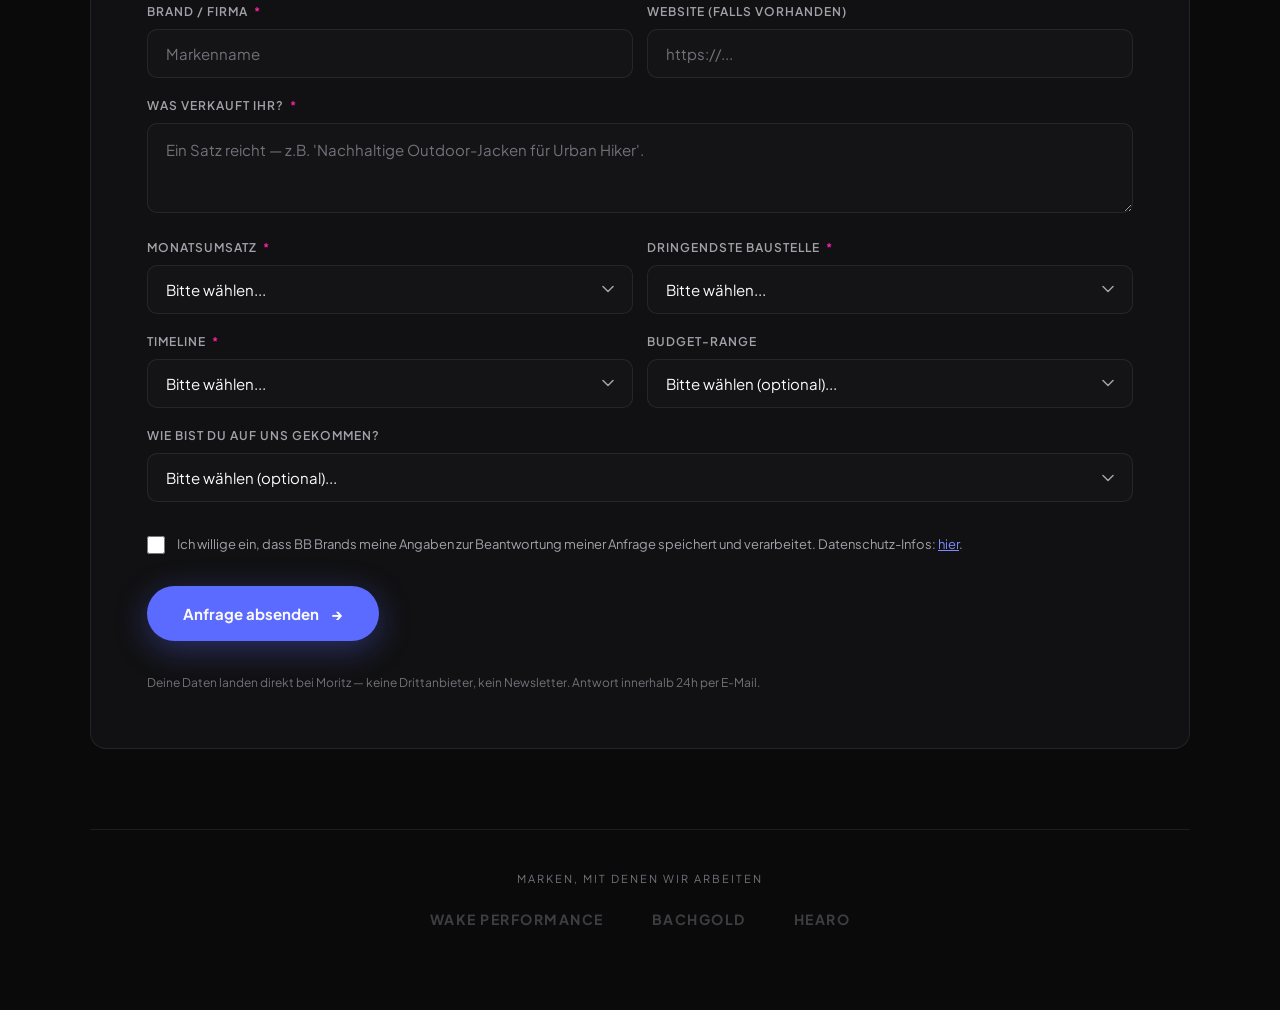
<file: erstgespraech.html>
<!DOCTYPE html>
<html lang="de">
<head>
    <meta charset="UTF-8">
    <meta name="viewport" content="width=device-width, initial-scale=1.0">
    <title>Erstgespräch — BB Brands</title>
    <meta name="description" content="30 Minuten. Keine Pitch-Decks. Wir schauen uns deine Situation an, sagen dir die größten Hebel — und ob wir passen.">
    <meta property="og:title" content="Erstgespräch — BB Brands">
    <meta property="og:description" content="30 Minuten. Kein Pitch. Wir schauen uns an, wo du stehst und zeigen dir die größten Hebel.">
    <meta property="og:type" content="website">
    <meta property="og:locale" content="de_DE">
    <meta name="theme-color" content="#0A0A0A">
    <link rel="canonical" href="https://bb-brands.de/erstgespraech.html">

    <link rel="preconnect" href="https://fonts.googleapis.com">
    <link rel="preconnect" href="https://fonts.gstatic.com" crossorigin>
    <link href="https://fonts.googleapis.com/css2?family=Plus+Jakarta+Sans:wght@300;400;500;600;700;800&display=swap" rel="stylesheet">
    <link href="https://fonts.googleapis.com/css2?family=Instrument+Serif:ital@0;1&display=swap" rel="stylesheet">

    <style>
        *, *::before, *::after { margin: 0; padding: 0; box-sizing: border-box; }

        :root {
            --bg: #0A0A0A;
            --bg-surface: #111113;
            --bg-elevated: #16161A;
            --bg-card: #141417;
            --text-primary: #FAFAFA;
            --text-heading: #FAFAFA;
            --text-body: #A1A1AA;
            --text-muted: #71717A;
            --accent: #5B6BFF;
            --accent-light: #7E8BFF;
            --accent-dark: #3D4FE6;
            --accent-glow: rgba(91, 107, 255, 0.18);
            --accent-text: #7E8BFF;
            --pink: #FF21A6;
            --yellow: #FFDE59;
            --whatsapp: #25D366;
            --whatsapp-dark: #1DA851;
            --border: rgba(255, 255, 255, 0.08);
            --border-hover: rgba(255, 255, 255, 0.18);
            --font-display: 'Plus Jakarta Sans', -apple-system, sans-serif;
            --font-body: 'Plus Jakarta Sans', -apple-system, sans-serif;
            --font-serif: 'Instrument Serif', Georgia, serif;
            --radius: 16px;
            --radius-pill: 100px;
            --radius-sm: 10px;
        }

        html {
            scroll-behavior: smooth;
            -webkit-font-smoothing: antialiased;
            -moz-osx-font-smoothing: grayscale;
        }
        body {
            font-family: var(--font-body);
            background: var(--bg);
            color: var(--text-primary);
            font-size: 16px;
            line-height: 1.6;
            min-height: 100vh;
        }
        ::selection { background: var(--accent); color: #fff; }
        a { color: inherit; text-decoration: none; }
        button { font-family: inherit; cursor: pointer; border: none; }

        .page {
            max-width: 1180px;
            margin: 0 auto;
            padding: 40px 40px 80px;
        }

        .back-link {
            display: inline-flex; align-items: center; gap: 8px;
            font-size: 12px; letter-spacing: 2px;
            color: var(--text-muted); margin-bottom: 48px;
            text-transform: uppercase; transition: color 0.2s;
        }
        .back-link:hover { color: var(--pink); }

        /* ═══ HERO ═══════════════════════════════════════ */
        .hero {
            max-width: 820px;
            margin-bottom: 80px;
        }
        .hero-eyebrow {
            display: inline-block;
            font-size: 11px; font-weight: 700; letter-spacing: 3px;
            color: var(--pink); text-transform: uppercase;
            padding: 8px 16px;
            background: rgba(255, 33, 166, 0.08);
            border-radius: var(--radius-pill);
            margin-bottom: 24px;
        }
        .hero h1 {
            font-family: var(--font-display);
            font-size: clamp(40px, 6vw, 68px);
            font-weight: 800; letter-spacing: -2px;
            line-height: 1.02;
            color: var(--text-heading);
            margin-bottom: 24px;
        }
        .hero h1 .accent-serif {
            font-family: var(--font-serif); font-style: italic;
            font-weight: 400;
            background: linear-gradient(90deg, var(--accent-text), var(--accent-light));
            -webkit-background-clip: text;
            -webkit-text-fill-color: transparent;
            background-clip: text;
        }
        .hero .sub {
            font-size: 19px; font-weight: 300;
            color: var(--text-body);
            line-height: 1.7; max-width: 640px;
            margin-bottom: 40px;
        }

        /* ═══ DUAL CTA ═══════════════════════════════════ */
        .dual-cta {
            display: grid;
            grid-template-columns: 1fr 1fr;
            gap: 16px;
            margin-bottom: 20px;
        }
        .cta-primary,
        .cta-secondary {
            display: flex; align-items: center; gap: 14px;
            padding: 22px 28px;
            border-radius: var(--radius);
            font-size: 16px; font-weight: 700;
            transition: all 0.25s;
            cursor: pointer;
            border: 1.5px solid transparent;
            text-align: left;
            justify-content: space-between;
        }
        .cta-primary {
            background: var(--whatsapp);
            color: #fff;
            box-shadow: 0 8px 32px rgba(37, 211, 102, 0.35);
        }
        .cta-primary:hover {
            background: var(--whatsapp-dark);
            transform: translateY(-2px);
            box-shadow: 0 14px 40px rgba(37, 211, 102, 0.4);
        }
        .cta-secondary {
            background: transparent;
            color: var(--text-primary);
            border-color: var(--border);
        }
        .cta-secondary:hover {
            border-color: var(--accent);
            background: rgba(91, 107, 255, 0.05);
        }
        .cta-icon-wrap {
            display: flex; align-items: center; gap: 14px;
        }
        .cta-icon {
            width: 44px; height: 44px; border-radius: 50%;
            background: rgba(255, 255, 255, 0.2);
            display: flex; align-items: center; justify-content: center;
            flex-shrink: 0;
        }
        .cta-secondary .cta-icon {
            background: rgba(91, 107, 255, 0.15);
            color: var(--accent-light);
        }
        .cta-label {
            display: flex; flex-direction: column; gap: 2px;
        }
        .cta-label strong {
            font-size: 16px; font-weight: 700;
        }
        .cta-label span {
            font-size: 12px; font-weight: 400; opacity: 0.8;
        }
        .cta-arrow {
            font-size: 20px; font-weight: 800;
        }

        .cta-hint {
            font-size: 13px; color: var(--text-muted);
            display: flex; align-items: center; gap: 8px;
        }
        .cta-hint::before {
            content: ''; width: 6px; height: 6px; border-radius: 50%;
            background: var(--whatsapp);
            flex-shrink: 0;
        }

        /* ═══ 30-MIN-BLOCK ═══════════════════════════════ */
        .process {
            display: grid;
            grid-template-columns: 1fr 1fr;
            gap: 2px;
            background: var(--border);
            border-radius: var(--radius);
            overflow: hidden;
            margin-bottom: 80px;
        }
        .process-side {
            background: var(--bg-surface);
            padding: 48px;
        }
        .process-side h2 {
            font-family: var(--font-display);
            font-size: 24px; font-weight: 700;
            margin-bottom: 28px;
            letter-spacing: -0.5px;
        }
        .process-steps {
            list-style: none;
            counter-reset: step;
        }
        .process-steps li {
            counter-increment: step;
            padding: 18px 0;
            display: flex; align-items: flex-start; gap: 16px;
            font-size: 15px; font-weight: 300;
            color: var(--text-body);
            line-height: 1.65;
            border-bottom: 1px solid var(--border);
        }
        .process-steps li:last-child { border-bottom: 0; }
        .process-steps li::before {
            content: counter(step);
            width: 28px; height: 28px; border-radius: 50%;
            background: var(--accent);
            color: var(--text-primary);
            font-size: 12px; font-weight: 800;
            display: flex; align-items: center; justify-content: center;
            flex-shrink: 0;
        }
        .process-steps li strong {
            color: var(--text-primary); font-weight: 600;
        }

        .checklist {
            list-style: none;
        }
        .checklist li {
            font-size: 15px; font-weight: 300;
            color: var(--text-body);
            padding: 18px 0;
            display: flex; align-items: flex-start; gap: 14px;
            border-bottom: 1px solid var(--border);
            line-height: 1.65;
        }
        .checklist li:last-child { border-bottom: 0; }
        .checklist li::before {
            content: '✓';
            color: var(--whatsapp); font-weight: 800; font-size: 16px;
            flex-shrink: 0; margin-top: 2px;
        }
        .checklist li strong {
            color: var(--text-primary); font-weight: 600;
        }

        /* ═══ FORM SECTION ═══════════════════════════════ */
        .form-section {
            background: var(--bg-surface);
            border: 1px solid var(--border);
            border-radius: var(--radius);
            padding: 56px;
            margin-bottom: 80px;
            scroll-margin-top: 20px;
        }
        .form-section-eyebrow {
            font-size: 11px; font-weight: 700; letter-spacing: 3px;
            color: var(--accent-text); text-transform: uppercase;
            margin-bottom: 16px;
        }
        .form-section h2 {
            font-family: var(--font-display);
            font-size: 32px; font-weight: 800;
            letter-spacing: -1px;
            margin-bottom: 16px;
            line-height: 1.1;
        }
        .form-section h2 .accent-serif {
            font-family: var(--font-serif); font-style: italic;
            font-weight: 400;
            color: var(--accent-light);
        }
        .form-section .sub {
            font-size: 16px; font-weight: 300;
            color: var(--text-body);
            line-height: 1.7; max-width: 560px;
            margin-bottom: 40px;
        }

        .form-grid {
            display: grid;
            gap: 18px;
        }

        .form-row {
            display: grid;
            grid-template-columns: 1fr 1fr;
            gap: 14px;
        }

        .form-field label {
            display: block;
            font-size: 12px; font-weight: 600; letter-spacing: 1px;
            color: var(--text-body); text-transform: uppercase;
            margin-bottom: 8px;
        }
        .form-field label .required {
            color: var(--pink);
            margin-left: 3px;
        }
        .form-input,
        .form-select,
        .form-textarea {
            width: 100%;
            padding: 14px 18px;
            background: var(--bg-card);
            border: 1.5px solid var(--border);
            border-radius: var(--radius-sm);
            color: var(--text-primary);
            font-family: inherit;
            font-size: 15px;
            transition: all 0.18s;
            outline: none;
        }
        .form-input::placeholder,
        .form-textarea::placeholder {
            color: var(--text-muted);
        }
        .form-input:focus,
        .form-select:focus,
        .form-textarea:focus {
            border-color: var(--accent);
            background: var(--bg-elevated);
            box-shadow: 0 0 0 4px var(--accent-glow);
        }
        .form-textarea {
            min-height: 90px;
            resize: vertical;
            line-height: 1.6;
        }
        .form-select {
            -webkit-appearance: none;
            appearance: none;
            background-image: url("data:image/svg+xml,%3Csvg xmlns='http://www.w3.org/2000/svg' width='12' height='8' viewBox='0 0 12 8' fill='none'%3E%3Cpath d='M1 1.5L6 6.5L11 1.5' stroke='%23A1A1AA' stroke-width='1.5' stroke-linecap='round' stroke-linejoin='round'/%3E%3C/svg%3E");
            background-repeat: no-repeat;
            background-position: right 18px center;
            padding-right: 44px;
            cursor: pointer;
        }
        .form-select option {
            background: var(--bg-card);
            color: var(--text-primary);
        }

        .form-submit {
            display: inline-flex; align-items: center; gap: 12px;
            padding: 18px 36px;
            background: var(--accent);
            color: var(--text-primary);
            border-radius: var(--radius-pill);
            font-size: 15px; font-weight: 700;
            cursor: pointer;
            transition: all 0.25s;
            box-shadow: 0 8px 32px rgba(91, 107, 255, 0.35);
            margin-top: 12px;
            justify-self: start;
        }
        .form-submit:hover {
            background: var(--accent-dark);
            transform: translateY(-2px);
            box-shadow: 0 14px 40px rgba(91, 107, 255, 0.4);
        }
        .form-submit::after {
            content: '→'; font-weight: 800;
        }

        .form-micro {
            font-size: 12px; color: var(--text-muted);
            margin-top: 14px;
            font-family: var(--font-body);
        }

        /* ═══ CONSENT CHECKBOX ═══════════════════════════ */
        .form-consent {
            display: flex; gap: 12px; align-items: flex-start;
            padding: 14px 0 2px;
            font-size: 13px; color: var(--text-body);
            line-height: 1.55;
            font-family: var(--font-body);
        }
        .form-consent input[type="checkbox"] {
            flex-shrink: 0;
            width: 18px; height: 18px;
            margin-top: 2px;
            accent-color: var(--accent);
            cursor: pointer;
        }
        .form-consent label { cursor: pointer; }
        .form-consent a {
            color: var(--accent-text);
            text-decoration: underline;
        }

        /* ═══ ERRORS ═════════════════════════════════════ */
        .form-error {
            display: none;
            margin-top: 6px;
            font-size: 12px; font-weight: 600;
            color: var(--pink);
            font-family: var(--font-body);
        }
        .form-error.is-visible { display: block; }
        .form-field.has-error .form-input,
        .form-field.has-error .form-select,
        .form-field.has-error .form-textarea {
            border-color: var(--pink);
        }
        .form-error-summary {
            display: none;
            margin-top: 18px;
            padding: 14px 18px;
            background: rgba(255, 74, 139, 0.08);
            border: 1px solid rgba(255, 74, 139, 0.4);
            border-radius: var(--radius-sm);
            font-size: 13px; color: var(--pink);
            font-family: var(--font-body);
        }
        .form-error-summary.is-visible { display: block; }

        /* ═══ LOADING-STATE SUBMIT ═══════════════════════ */
        .form-submit:disabled,
        .form-submit.is-loading {
            opacity: 0.55;
            cursor: wait;
            transform: none !important;
            box-shadow: 0 8px 32px rgba(91, 107, 255, 0.2) !important;
        }
        .form-submit.is-loading::after { content: '…'; }

        /* ═══ SUCCESS STATE ═══════════════════════════════ */
        .form-success {
            display: none;
            padding: 48px 40px;
            background: var(--bg-card);
            border: 1px solid var(--border);
            border-radius: var(--radius);
            text-align: left;
        }
        .form-success.is-visible { display: block; }
        .form-success-icon {
            display: inline-flex; align-items: center; justify-content: center;
            width: 56px; height: 56px;
            border-radius: 50%;
            background: rgba(37, 211, 102, 0.14);
            color: #25D366;
            margin-bottom: 22px;
        }
        .form-success h3 {
            font-family: var(--font-display);
            font-size: 26px; font-weight: 800;
            letter-spacing: -0.6px; line-height: 1.15;
            margin-bottom: 14px;
            color: var(--text-primary);
        }
        .form-success h3 .accent-serif {
            font-family: var(--font-serif); font-style: italic;
            font-weight: 400;
            color: var(--accent-light);
        }
        .form-success p {
            font-size: 15px; color: var(--text-body);
            line-height: 1.7;
            max-width: 540px;
            font-family: var(--font-body);
            margin-bottom: 16px;
        }
        .form-success .next-steps {
            display: grid; gap: 10px;
            margin: 22px 0 28px;
            padding: 20px 22px;
            background: var(--bg-surface);
            border: 1px solid var(--border);
            border-radius: var(--radius-sm);
            font-family: var(--font-body);
            font-size: 14px;
            color: var(--text-body);
        }
        .form-success .next-steps-title {
            font-size: 11px; letter-spacing: 2px;
            text-transform: uppercase; font-weight: 700;
            color: var(--accent-text);
            margin-bottom: 4px;
        }
        .form-success .next-steps ol {
            list-style: none; counter-reset: step;
            display: grid; gap: 8px;
            margin: 0; padding: 0;
        }
        .form-success .next-steps li {
            counter-increment: step;
            display: grid;
            grid-template-columns: 28px 1fr;
            gap: 10px;
            align-items: baseline;
        }
        .form-success .next-steps li::before {
            content: counter(step);
            display: inline-flex; align-items: center; justify-content: center;
            width: 22px; height: 22px;
            border-radius: 50%;
            background: var(--accent);
            color: var(--text-primary);
            font-size: 11px; font-weight: 800;
        }
        .form-success-actions {
            display: flex; gap: 12px; flex-wrap: wrap;
            margin-top: 4px;
        }
        .success-btn {
            display: inline-flex; align-items: center; gap: 10px;
            padding: 14px 26px;
            border-radius: var(--radius-pill);
            font-size: 14px; font-weight: 700;
            font-family: var(--font-body);
            text-decoration: none;
            transition: all 0.2s;
            border: 1.5px solid transparent;
        }
        .success-btn-primary {
            background: #25D366; color: #fff;
            box-shadow: 0 8px 24px rgba(37, 211, 102, 0.3);
        }
        .success-btn-primary:hover {
            transform: translateY(-2px);
            box-shadow: 0 12px 32px rgba(37, 211, 102, 0.4);
        }
        .success-btn-ghost {
            background: transparent;
            color: var(--text-body);
            border-color: var(--border);
        }
        .success-btn-ghost:hover {
            color: var(--text-primary);
            border-color: var(--text-body);
        }

        /* ═══ TRUST STRIP ════════════════════════════════ */
        .trust-strip {
            margin-top: 64px; padding-top: 40px;
            border-top: 1px solid var(--border);
        }
        .trust-strip p {
            font-size: 11px; letter-spacing: 2px;
            text-transform: uppercase; color: var(--text-muted);
            margin-bottom: 20px;
            text-align: center;
        }
        .trust-logos {
            display: flex; gap: 48px; justify-content: center;
            align-items: center; flex-wrap: wrap;
        }
        .trust-logos span {
            font-family: var(--font-display);
            font-size: 14px; font-weight: 700;
            color: var(--text-muted); opacity: 0.5;
            letter-spacing: 1.5px;
            transition: opacity 0.2s;
        }
        .trust-logos span:hover { opacity: 0.9; }

        /* ═══ PREQUAL MODAL ═══════════════════════════════ */
        .modal-overlay {
            position: fixed;
            inset: 0;
            background: rgba(10, 10, 10, 0.78);
            backdrop-filter: blur(12px);
            -webkit-backdrop-filter: blur(12px);
            z-index: 1000;
            display: none;
            align-items: center;
            justify-content: center;
            padding: 20px;
            opacity: 0;
            transition: opacity 0.25s;
        }
        .modal-overlay.open {
            display: flex;
            opacity: 1;
        }
        .modal {
            background: var(--bg-surface);
            border: 1px solid var(--border);
            border-radius: var(--radius);
            max-width: 560px;
            width: 100%;
            max-height: 90vh;
            overflow-y: auto;
            padding: 44px 48px;
            position: relative;
            box-shadow: 0 40px 80px rgba(0,0,0,0.6);
            transform: translateY(20px) scale(0.98);
            transition: transform 0.25s;
        }
        .modal-overlay.open .modal {
            transform: translateY(0) scale(1);
        }
        .modal-close {
            position: absolute;
            top: 16px; right: 16px;
            width: 36px; height: 36px;
            border-radius: 50%;
            background: transparent;
            border: 1px solid var(--border);
            color: var(--text-body);
            font-size: 18px; font-weight: 600;
            display: flex; align-items: center; justify-content: center;
            cursor: pointer;
            transition: all 0.18s;
        }
        .modal-close:hover {
            color: var(--text-primary);
            border-color: var(--border-hover);
            background: var(--bg-elevated);
        }
        .modal-eyebrow {
            display: inline-flex; align-items: center; gap: 8px;
            font-size: 11px; font-weight: 700; letter-spacing: 2.5px;
            color: var(--whatsapp); text-transform: uppercase;
            padding: 6px 14px;
            background: rgba(37, 211, 102, 0.1);
            border-radius: var(--radius-pill);
            margin-bottom: 20px;
        }
        .modal-eyebrow::before {
            content: '';
            width: 8px; height: 8px; border-radius: 50%;
            background: var(--whatsapp);
            animation: pulse 2s ease-in-out infinite;
        }
        @keyframes pulse {
            0%, 100% { opacity: 1; }
            50% { opacity: 0.4; }
        }
        .modal h2 {
            font-family: var(--font-display);
            font-size: 26px; font-weight: 800;
            letter-spacing: -0.5px;
            line-height: 1.15;
            margin-bottom: 10px;
        }
        .modal h2 .accent-serif {
            font-family: var(--font-serif); font-style: italic;
            font-weight: 400;
            color: var(--accent-light);
        }
        .modal-sub {
            font-size: 14px; font-weight: 300;
            color: var(--text-body);
            line-height: 1.7;
            margin-bottom: 28px;
        }
        .modal-form {
            display: grid;
            gap: 16px;
        }
        .modal-field label {
            display: block;
            font-size: 11px; font-weight: 600; letter-spacing: 1.5px;
            color: var(--text-body); text-transform: uppercase;
            margin-bottom: 6px;
        }
        .modal-field label .required {
            color: var(--pink);
            margin-left: 3px;
        }
        .modal-field input[type="text"],
        .modal-field input[type="url"] {
            width: 100%;
            padding: 12px 16px;
            background: var(--bg-card);
            border: 1.5px solid var(--border);
            border-radius: var(--radius-sm);
            color: var(--text-primary);
            font-family: inherit;
            font-size: 14px;
            transition: all 0.18s;
            outline: none;
        }
        .modal-field input:focus {
            border-color: var(--whatsapp);
            background: var(--bg-elevated);
            box-shadow: 0 0 0 4px rgba(37, 211, 102, 0.15);
        }
        .modal-radios {
            display: grid;
            gap: 6px;
        }
        .modal-radios.cols-2 {
            grid-template-columns: 1fr 1fr;
        }
        .modal-radio {
            position: relative;
        }
        .modal-radio input {
            position: absolute; opacity: 0; width: 0; height: 0;
        }
        .modal-radio label {
            display: flex; align-items: center; gap: 10px;
            padding: 10px 14px;
            border: 1.5px solid var(--border);
            border-radius: var(--radius-sm);
            cursor: pointer;
            font-size: 13px; font-weight: 500; letter-spacing: 0;
            color: var(--text-primary); text-transform: none;
            line-height: 1.4;
            transition: all 0.18s;
            margin-bottom: 0;
        }
        .modal-radio label:hover {
            border-color: rgba(37, 211, 102, 0.4);
            background: rgba(37, 211, 102, 0.04);
        }
        .modal-radio input:checked + label {
            border-color: var(--whatsapp);
            background: rgba(37, 211, 102, 0.08);
        }
        .modal-radio .dot {
            width: 14px; height: 14px; border-radius: 50%;
            border: 2px solid var(--text-muted);
            flex-shrink: 0;
            display: flex; align-items: center; justify-content: center;
            transition: all 0.18s;
        }
        .modal-radio input:checked + label .dot {
            border-color: var(--whatsapp);
            background: var(--whatsapp);
        }
        .modal-radio input:checked + label .dot::after {
            content: '';
            width: 4px; height: 4px; border-radius: 50%;
            background: white;
        }
        .modal-submit {
            display: flex; align-items: center; justify-content: center; gap: 10px;
            padding: 16px 28px;
            background: var(--whatsapp);
            color: #fff;
            border-radius: var(--radius-pill);
            font-size: 14px; font-weight: 700;
            cursor: pointer;
            transition: all 0.25s;
            box-shadow: 0 8px 24px rgba(37, 211, 102, 0.35);
            margin-top: 8px;
            border: none;
            font-family: inherit;
        }
        .modal-submit:hover {
            background: var(--whatsapp-dark);
            transform: translateY(-2px);
            box-shadow: 0 14px 32px rgba(37, 211, 102, 0.4);
        }
        .modal-submit:disabled {
            opacity: 0.5;
            cursor: not-allowed;
            transform: none;
        }
        .modal-micro {
            font-size: 11px; color: var(--text-muted);
            text-align: center;
            margin-top: 6px;
            letter-spacing: 0.3px;
        }

        /* ═══ RESPONSIVE ═════════════════════════════════ */
        @media (max-width: 820px) {
            .page { padding: 28px 20px 60px; }
            .dual-cta { grid-template-columns: 1fr; }
            .process { grid-template-columns: 1fr; }
            .process-side { padding: 32px 24px; }
            .form-section { padding: 36px 24px; }
            .form-row { grid-template-columns: 1fr; }
            .trust-logos { gap: 24px; }
            .modal { padding: 32px 24px; }
            .modal h2 { font-size: 22px; }
            .modal-radios.cols-2 { grid-template-columns: 1fr; }
        }
    </style>
    <!-- Attribution-Tracker: UTMs + Referrer + Landing-Page beim ersten Load erfassen -->
    <script src="/assets/attribution.js"></script>
    <!-- Cookie/Consent Manager (lokal, kein Drittanbieter) -->
    <script src="/assets/consent.js" defer></script>
</head>
<body>
    <div class="page">
        <a href="index.html" class="back-link">&larr; BB Brands</a>

        <!-- ═══ HERO ═══════════════════════════════════ -->
        <section class="hero">
            <span class="hero-eyebrow">Erstgespräch</span>
            <h1>
                Lass uns reden.<br>
                <span class="accent-serif">Direkt auf WhatsApp.</span>
            </h1>
            <p class="sub">
                30 Minuten. Kein Pitch-Deck. Wir schauen uns an wo du stehst,
                sagen dir die größten Hebel — und ob wir passen. Falls ja: Angebot in 24h.
            </p>

            <div class="dual-cta">
                <!-- WhatsApp (Primary) — Öffnet Pre-Qual-Modal -->
                <button type="button" id="open-prequal" class="cta-primary">
                    <div class="cta-icon-wrap">
                        <div class="cta-icon">
                            <svg width="24" height="24" viewBox="0 0 24 24" fill="currentColor"><path d="M17.472 14.382c-.297-.149-1.758-.867-2.03-.967-.273-.099-.471-.148-.67.15-.197.297-.767.966-.94 1.164-.173.199-.347.223-.644.075-.297-.15-1.255-.463-2.39-1.475-.883-.788-1.48-1.761-1.653-2.059-.173-.297-.018-.458.13-.606.134-.133.298-.347.446-.52.149-.174.198-.298.298-.497.099-.198.05-.371-.025-.52-.075-.149-.669-1.612-.916-2.207-.242-.579-.487-.5-.669-.51-.173-.008-.371-.01-.57-.01-.198 0-.52.074-.792.372-.272.297-1.04 1.016-1.04 2.479 0 1.462 1.065 2.875 1.213 3.074.149.198 2.096 3.2 5.077 4.487.709.306 1.262.489 1.694.625.712.227 1.36.195 1.871.118.571-.085 1.758-.719 2.006-1.413.248-.694.248-1.289.173-1.413-.074-.124-.272-.198-.57-.347m-5.421 7.403h-.004a9.87 9.87 0 01-5.031-1.378l-.361-.214-3.741.982.998-3.648-.235-.374a9.86 9.86 0 01-1.51-5.26c.001-5.45 4.436-9.884 9.888-9.884 2.64 0 5.122 1.03 6.988 2.898a9.825 9.825 0 012.893 6.994c-.003 5.45-4.437 9.884-9.885 9.884m8.413-18.297A11.815 11.815 0 0012.05 0C5.495 0 .16 5.335.157 11.892c0 2.096.547 4.142 1.588 5.945L.057 24l6.305-1.654a11.882 11.882 0 005.683 1.448h.005c6.554 0 11.89-5.335 11.893-11.893a11.821 11.821 0 00-3.48-8.413z"/></svg>
                        </div>
                        <div class="cta-label">
                            <strong>Schreib mir auf WhatsApp</strong>
                            <span>4 kurze Fragen · dann direkt zum Chat</span>
                        </div>
                    </div>
                    <span class="cta-arrow">→</span>
                </button>

                <!-- Form (Secondary) -->
                <a href="#formular" class="cta-secondary">
                    <div class="cta-icon-wrap">
                        <div class="cta-icon">
                            <svg width="22" height="22" viewBox="0 0 24 24" fill="none" stroke="currentColor" stroke-width="2" stroke-linecap="round" stroke-linejoin="round"><path d="M21 15a2 2 0 0 1-2 2H7l-4 4V5a2 2 0 0 1 2-2h14a2 2 0 0 1 2 2z"></path></svg>
                        </div>
                        <div class="cta-label">
                            <strong>Kein WhatsApp? Formular ausfüllen</strong>
                            <span>7 Fragen · &lt; 2 Min · Antwort in 24h</span>
                        </div>
                    </div>
                    <span class="cta-arrow">↓</span>
                </a>
            </div>

            <p class="cta-hint">Online · Antwort typischerweise innerhalb von 2 Stunden</p>
        </section>

        <!-- ═══ PROCESS ═══════════════════════════════ -->
        <section class="process">
            <div class="process-side">
                <h2>So läuft's ab.</h2>
                <ol class="process-steps">
                    <li><strong>Kurze Vorqualifikation</strong> — weil der Calendly-Link erst kommt, wenn wir beide wissen, dass wir passen. Spart dir und uns Zeit.</li>
                    <li><strong>30-Min Call</strong> — wir schauen uns deinen Shop an und sagen dir die drei größten Hebel.</li>
                    <li><strong>Angebot in 24h</strong> — konkret, mit Scope und Timeline. Du entscheidest in Ruhe.</li>
                </ol>
            </div>
            <div class="process-side">
                <h2>Was du kriegst.</h2>
                <ul class="checklist">
                    <li><strong>Ehrliche Analyse</strong> deiner aktuellen Online-Präsenz</li>
                    <li><strong>3 konkrete Hebel</strong> die den größten Unterschied machen</li>
                    <li><strong>Einschätzung</strong> ob und wie wir helfen können</li>
                    <li><strong>Kein Commitment</strong> — du entscheidest danach in Ruhe</li>
                </ul>
            </div>
        </section>

        <!-- ═══ FORM (Fallback für Kein-WhatsApp) ════════ -->
        <section class="form-section" id="formular">
            <div class="form-section-eyebrow">Formular</div>
            <h2>Nicht über WhatsApp?<br><span class="accent-serif">Kein Problem.</span></h2>
            <p class="sub">
                Fülle die 7 Fragen aus — wir melden uns innerhalb von 24h per E-Mail mit einem Calendly-Link und einer kurzen Ersteinschätzung zu deiner Situation.
            </p>

            <form id="erstgespraech-form" class="form-grid" novalidate>
                <!-- Honeypot (Bots tappen rein, Menschen sehen es nicht) -->
                <input type="text" name="_gotcha" tabindex="-1" autocomplete="off" style="position:absolute;left:-10000px;width:1px;height:1px;opacity:0;">

                <div class="form-row">
                    <div class="form-field" data-field="name">
                        <label>Dein Name <span class="required">*</span></label>
                        <input type="text" name="name" class="form-input" placeholder="Vor- und Nachname" required>
                        <p class="form-error" data-error="name"></p>
                    </div>
                    <div class="form-field" data-field="email">
                        <label>E-Mail <span class="required">*</span></label>
                        <input type="email" name="email" class="form-input" placeholder="name@brand.de" required>
                        <p class="form-error" data-error="email"></p>
                    </div>
                </div>

                <div class="form-row">
                    <div class="form-field" data-field="brand">
                        <label>Brand / Firma <span class="required">*</span></label>
                        <input type="text" name="brand" class="form-input" placeholder="Markenname" required>
                        <p class="form-error" data-error="brand"></p>
                    </div>
                    <div class="form-field" data-field="website">
                        <label>Website (falls vorhanden)</label>
                        <input type="url" name="website" class="form-input" placeholder="https://...">
                        <p class="form-error" data-error="website"></p>
                    </div>
                </div>

                <div class="form-field" data-field="was_verkauft">
                    <label>Was verkauft ihr? <span class="required">*</span></label>
                    <textarea name="was_verkauft" class="form-textarea" placeholder="Ein Satz reicht — z.B. 'Nachhaltige Outdoor-Jacken für Urban Hiker'." required></textarea>
                    <p class="form-error" data-error="was_verkauft"></p>
                </div>

                <div class="form-row">
                    <div class="form-field" data-field="umsatz">
                        <label>Monatsumsatz <span class="required">*</span></label>
                        <select name="umsatz" class="form-select" required>
                            <option value="">Bitte wählen...</option>
                            <option value="&lt;5k">Unter 5.000 € / Monat (oder pre-launch)</option>
                            <option value="5-25k">5.000 – 25.000 €</option>
                            <option value="25-100k">25.000 – 100.000 €</option>
                            <option value="100k+">Über 100.000 €</option>
                            <option value="unklar">Noch unklar / möchte nicht sagen</option>
                        </select>
                        <p class="form-error" data-error="umsatz"></p>
                    </div>
                    <div class="form-field" data-field="baustelle">
                        <label>Dringendste Baustelle <span class="required">*</span></label>
                        <select name="baustelle" class="form-select" required>
                            <option value="">Bitte wählen...</option>
                            <option value="store-neu">Shop komplett neu bauen</option>
                            <option value="store-optimize">Bestehenden Shop optimieren</option>
                            <option value="store-rebuild">Bestehenden Shop komplett neu (Rebuild)</option>
                            <option value="branding">Branding / Brand-Identity</option>
                            <option value="ads">Performance Ads</option>
                            <option value="mehrere">Mehrere Bereiche</option>
                        </select>
                        <p class="form-error" data-error="baustelle"></p>
                    </div>
                </div>

                <div class="form-row">
                    <div class="form-field" data-field="timeline">
                        <label>Timeline <span class="required">*</span></label>
                        <select name="timeline" class="form-select" required>
                            <option value="">Bitte wählen...</option>
                            <option value="sofort">Innerhalb von 2 Wochen</option>
                            <option value="1-monat">In ca. 1 Monat</option>
                            <option value="2-3-monate">In 2–3 Monaten</option>
                            <option value="explorativ">Noch explorativ</option>
                        </select>
                        <p class="form-error" data-error="timeline"></p>
                    </div>
                    <div class="form-field" data-field="budget">
                        <label>Budget-Range</label>
                        <select name="budget" class="form-select">
                            <option value="">Bitte wählen (optional)...</option>
                            <option value="<5k">Unter 5k €</option>
                            <option value="5-10k">5k – 10k €</option>
                            <option value="10-20k">10k – 20k €</option>
                            <option value="20k+">Über 20k €</option>
                            <option value="unklar">Noch unklar</option>
                        </select>
                        <p class="form-error" data-error="budget"></p>
                    </div>
                </div>

                <div class="form-field" data-field="attribution">
                    <label>Wie bist du auf uns gekommen?</label>
                    <select name="attribution" class="form-select">
                        <option value="">Bitte wählen (optional)...</option>
                        <option value="google">Google-Suche</option>
                        <option value="linkedin">LinkedIn</option>
                        <option value="instagram">Instagram</option>
                        <option value="empfehlung">Empfehlung</option>
                        <option value="cold-outreach">Ihr habt mich kontaktiert</option>
                        <option value="andere">Andere</option>
                    </select>
                </div>

                <div class="form-consent" data-field="consentContact">
                    <input type="checkbox" id="consentContact" name="consentContact" required>
                    <label for="consentContact">
                        Ich willige ein, dass BB Brands meine Angaben zur Beantwortung meiner Anfrage speichert und verarbeitet. Datenschutz-Infos: <a href="datenschutz.html">hier</a>.
                    </label>
                </div>
                <p class="form-error" data-error="consentContact" style="margin-top:-8px;"></p>

                <button type="submit" class="form-submit">Anfrage absenden</button>
                <p class="form-micro">Deine Daten landen direkt bei Moritz — keine Drittanbieter, kein Newsletter. Antwort innerhalb 24h per E-Mail.</p>

                <div class="form-error-summary" id="form-error-summary"></div>
            </form>

            <!-- Success-State (wird per JS eingeblendet) -->
            <div class="form-success" id="form-success" role="status" aria-live="polite">
                <div class="form-success-icon" aria-hidden="true">
                    <svg width="26" height="26" viewBox="0 0 24 24" fill="none" stroke="currentColor" stroke-width="2.5" stroke-linecap="round" stroke-linejoin="round">
                        <polyline points="20 6 9 17 4 12"/>
                    </svg>
                </div>
                <h3>Anfrage <span class="accent-serif">angekommen.</span></h3>
                <p>Ich hab deine Daten — und melde mich <strong>innerhalb von 24h persönlich</strong> per E-Mail zurück. Keine Auto-Mail, keine Kette, kein Sales-Tool dazwischen.</p>

                <div class="next-steps">
                    <div class="next-steps-title">Was jetzt passiert</div>
                    <ol>
                        <li>Ich lese deine Anfrage heute oder morgen früh.</li>
                        <li>Du bekommst eine E-Mail mit Ersteinschätzung und passenden Slots für einen 30-Min-Call.</li>
                        <li>Wenn's dringend ist — schreib mir auf WhatsApp, dann geht's schneller.</li>
                    </ol>
                </div>

                <div class="form-success-actions">
                    <a class="success-btn success-btn-primary" href="https://wa.me/491608725947?text=Hi%20Moritz%2C%20ich%20habe%20gerade%20das%20Erstgespr%C3%A4ch-Formular%20abgeschickt%20%E2%80%94%20kurzer%20Kontext%3A" target="_blank" rel="noopener">
                        <svg width="16" height="16" viewBox="0 0 24 24" fill="currentColor" aria-hidden="true"><path d="M17.472 14.382c-.297-.149-1.758-.867-2.03-.967-.273-.099-.471-.148-.67.15-.197.297-.767.966-.94 1.164-.173.199-.347.223-.644.075-.297-.15-1.255-.463-2.39-1.475-.883-.788-1.48-1.761-1.653-2.059-.173-.297-.018-.458.13-.606.134-.133.298-.347.446-.52.149-.174.198-.298.298-.497.099-.198.05-.371-.025-.52-.075-.149-.669-1.612-.916-2.207-.242-.579-.487-.5-.669-.51-.173-.008-.371-.01-.57-.01-.198 0-.52.074-.792.372-.272.297-1.04 1.016-1.04 2.479 0 1.462 1.065 2.875 1.213 3.074.149.198 2.096 3.2 5.077 4.487.709.306 1.262.489 1.694.625.712.227 1.36.195 1.871.118.571-.085 1.758-.719 2.006-1.413.248-.694.248-1.289.173-1.413-.074-.124-.272-.198-.57-.347m-5.421 7.403h-.004a9.87 9.87 0 0 1-5.031-1.378l-.361-.214-3.741.982.998-3.648-.235-.374a9.86 9.86 0 0 1-1.51-5.26c.001-5.45 4.436-9.884 9.888-9.884 2.64 0 5.122 1.03 6.988 2.898a9.825 9.825 0 0 1 2.893 6.994c-.003 5.45-4.437 9.884-9.885 9.884"/></svg>
                        Direkt auf WhatsApp
                    </a>
                    <a class="success-btn success-btn-ghost" href="index.html">Zurück zur Startseite</a>
                </div>
            </div>
        </section>

        <!-- ═══ TRUST STRIP ═══════════════════════════ -->
        <div class="trust-strip">
            <p>Marken, mit denen wir arbeiten</p>
            <div class="trust-logos">
                <span>WAKE PERFORMANCE</span>
                <span>BACHGOLD</span>
                <span>HEARO</span>
            </div>
        </div>
    </div>

    <!-- ═══ PREQUAL MODAL (WhatsApp-Vorqualifikation) ══════════ -->
    <div class="modal-overlay" id="prequal-modal" role="dialog" aria-modal="true" aria-labelledby="prequal-title">
        <div class="modal">
            <button type="button" class="modal-close" id="close-prequal" aria-label="Schließen">×</button>
            <div class="modal-eyebrow">Kurze Vorqualifikation</div>
            <h2 id="prequal-title">4 Fragen.<br><span class="accent-serif">Dann geht's los.</span></h2>
            <p class="modal-sub">
                Damit Moritz dir beim Erstkontakt direkt ehrliches Feedback geben kann — 30 Sekunden ausfüllen, dann landest du auf WhatsApp mit einer fertig formulierten Nachricht.
            </p>

            <form class="modal-form" id="prequal-form">
                <div class="modal-field">
                    <label for="pq-brand">Brand / Firma <span class="required">*</span></label>
                    <input type="text" id="pq-brand" name="brand" placeholder="z.B. Wake Performance" required>
                </div>

                <div class="modal-field">
                    <label for="pq-website">Website (falls vorhanden)</label>
                    <input type="url" id="pq-website" name="website" placeholder="https://...">
                </div>

                <div class="modal-field">
                    <label>Situation <span class="required">*</span></label>
                    <div class="modal-radios">
                        <div class="modal-radio">
                            <input type="radio" name="situation" id="pq-sit-neu" value="Komplett neu — kein Shop vorhanden" required>
                            <label for="pq-sit-neu"><span class="dot"></span> Komplett neu — kein Shop vorhanden</label>
                        </div>
                        <div class="modal-radio">
                            <input type="radio" name="situation" id="pq-sit-opt" value="Optimierung bestehender Shop">
                            <label for="pq-sit-opt"><span class="dot"></span> Optimierung bestehender Shop</label>
                        </div>
                        <div class="modal-radio">
                            <input type="radio" name="situation" id="pq-sit-reb" value="Full-Rebuild bestehender Shop">
                            <label for="pq-sit-reb"><span class="dot"></span> Full-Rebuild bestehender Shop</label>
                        </div>
                    </div>
                </div>

                <div class="modal-field">
                    <label>Timeline <span class="required">*</span></label>
                    <div class="modal-radios cols-2">
                        <div class="modal-radio">
                            <input type="radio" name="timeline" id="pq-tl-7d" value="In 7 Tagen" required>
                            <label for="pq-tl-7d"><span class="dot"></span> In 7 Tagen</label>
                        </div>
                        <div class="modal-radio">
                            <input type="radio" name="timeline" id="pq-tl-2w" value="In 2 Wochen">
                            <label for="pq-tl-2w"><span class="dot"></span> In 2 Wochen</label>
                        </div>
                        <div class="modal-radio">
                            <input type="radio" name="timeline" id="pq-tl-4w" value="In 4 Wochen">
                            <label for="pq-tl-4w"><span class="dot"></span> In 4 Wochen</label>
                        </div>
                        <div class="modal-radio">
                            <input type="radio" name="timeline" id="pq-tl-flex" value="Flexibel — kein hartes Datum">
                            <label for="pq-tl-flex"><span class="dot"></span> Flexibel</label>
                        </div>
                    </div>
                </div>

                <button type="submit" class="modal-submit" id="pq-submit">
                    <svg width="16" height="16" viewBox="0 0 24 24" fill="currentColor" style="opacity:0.95"><path d="M17.472 14.382c-.297-.149-1.758-.867-2.03-.967-.273-.099-.471-.148-.67.15-.197.297-.767.966-.94 1.164-.173.199-.347.223-.644.075-.297-.15-1.255-.463-2.39-1.475-.883-.788-1.48-1.761-1.653-2.059-.173-.297-.018-.458.13-.606.134-.133.298-.347.446-.52.149-.174.198-.298.298-.497.099-.198.05-.371-.025-.52-.075-.149-.669-1.612-.916-2.207-.242-.579-.487-.5-.669-.51-.173-.008-.371-.01-.57-.01-.198 0-.52.074-.792.372-.272.297-1.04 1.016-1.04 2.479 0 1.462 1.065 2.875 1.213 3.074.149.198 2.096 3.2 5.077 4.487.709.306 1.262.489 1.694.625.712.227 1.36.195 1.871.118.571-.085 1.758-.719 2.006-1.413.248-.694.248-1.289.173-1.413-.074-.124-.272-.198-.57-.347"/></svg>
                    Weiter zu WhatsApp
                    <span style="font-weight:800">→</span>
                </button>
                <p class="modal-micro">Öffnet WhatsApp mit ausgefüllter Nachricht · kein Double-Send</p>
            </form>
        </div>
    </div>

    <script>
        // ═══ ERSTGESPRÄCH-FORM — POST an /api/leads ═══
        (() => {
            const form = document.getElementById('erstgespraech-form');
            const success = document.getElementById('form-success');
            const summary = document.getElementById('form-error-summary');
            if (!form || !success) return;

            const ERROR_LABELS = {
                name: 'Name fehlt oder ist zu kurz.',
                email: 'E-Mail-Adresse ist ungültig.',
                brand: 'Marke / Firma fehlt.',
                website: 'Webseite ungültig (z.B. https://deine-brand.de).',
                was_verkauft: 'Kurze Beschreibung fehlt.',
                umsatz: 'Bitte Monatsumsatz auswählen.',
                baustelle: 'Bitte eine Baustelle auswählen.',
                timeline: 'Bitte Timeline auswählen.',
                consentContact: 'Ohne Einwilligung können wir deine Anfrage nicht bearbeiten.',
            };

            function clearErrors() {
                form.querySelectorAll('.form-field').forEach(f => f.classList.remove('has-error'));
                form.querySelectorAll('.form-error').forEach(e => {
                    e.classList.remove('is-visible');
                    e.textContent = '';
                });
                summary.classList.remove('is-visible');
                summary.textContent = '';
            }

            function setErrors(errors) {
                clearErrors();
                const keys = Object.keys(errors || {});
                if (!keys.length) return;
                keys.forEach(key => {
                    const field = form.querySelector(`.form-field[data-field="${key}"], .form-consent[data-field="${key}"]`);
                    const hint = form.querySelector(`.form-error[data-error="${key}"]`);
                    if (field) field.classList.add('has-error');
                    if (hint) {
                        hint.textContent = ERROR_LABELS[key] || errors[key] || 'Bitte prüfen.';
                        hint.classList.add('is-visible');
                    }
                });
                summary.textContent = 'Bitte prüfe die markierten Felder.';
                summary.classList.add('is-visible');

                // Scroll zum ersten Fehler
                const firstError = form.querySelector('.has-error');
                if (firstError) firstError.scrollIntoView({ behavior: 'smooth', block: 'center' });
            }

            form.addEventListener('submit', async (e) => {
                e.preventDefault();
                clearErrors();

                const btn = form.querySelector('.form-submit');
                const fd = new FormData(form);

                // Native HTML5-Validation einmal durchjagen (required etc.)
                if (!form.checkValidity()) {
                    const errs = {};
                    form.querySelectorAll('[required]').forEach(el => {
                        if (!el.checkValidity()) {
                            const wrap = el.closest('[data-field]');
                            const key = wrap ? wrap.getAttribute('data-field') : el.name;
                            if (key) errs[key] = true;
                        }
                    });
                    setErrors(errs);
                    return;
                }

                // Attribution-Daten aus dem Tracker-Script holen
                const attr = (window.bbAttribution && window.bbAttribution.getAll()) || {};

                const payload = {
                    magnet: 'erstgespraech',
                    _gotcha: fd.get('_gotcha') || '',
                    name: fd.get('name'),
                    email: fd.get('email'),
                    brand: fd.get('brand'),
                    website: fd.get('website'),
                    was_verkauft: fd.get('was_verkauft'),
                    umsatz: fd.get('umsatz'),
                    baustelle: fd.get('baustelle'),
                    timeline: fd.get('timeline'),
                    budget: fd.get('budget') || '',
                    attribution: fd.get('attribution') || '',
                    consentContact: form.querySelector('#consentContact').checked,
                    // Herkunft / Journey
                    utm_source: attr.utm_source || '',
                    utm_medium: attr.utm_medium || '',
                    utm_campaign: attr.utm_campaign || '',
                    utm_content: attr.utm_content || '',
                    utm_term: attr.utm_term || '',
                    referrer: attr.referrer || '',
                    referrer_domain: attr.referrer_domain || '',
                    landing_path: attr.landing_path || '',
                    submit_path: attr.submit_path || '',
                };

                btn.classList.add('is-loading');
                btn.disabled = true;
                btn.textContent = 'Sende';

                try {
                    const res = await fetch('/api/leads', {
                        method: 'POST',
                        headers: { 'Content-Type': 'application/json' },
                        body: JSON.stringify(payload),
                    });
                    const data = await res.json().catch(() => ({}));

                    if (!res.ok || !data.ok) {
                        if (data && data.errors) {
                            setErrors(data.errors);
                        } else {
                            summary.textContent = 'Ups — das hat nicht geklappt. Schreib mir kurz auf WhatsApp, dann fixe ich das.';
                            summary.classList.add('is-visible');
                        }
                        btn.classList.remove('is-loading');
                        btn.disabled = false;
                        btn.textContent = 'Anfrage absenden';
                        return;
                    }

                    // Success → Form ausblenden, Success-State zeigen, hochscrollen
                    form.style.display = 'none';
                    success.classList.add('is-visible');
                    const section = document.getElementById('formular');
                    if (section) section.scrollIntoView({ behavior: 'smooth', block: 'start' });
                } catch (err) {
                    summary.textContent = 'Verbindungsfehler. Schreib mir kurz auf WhatsApp — ich melde mich dann direkt.';
                    summary.classList.add('is-visible');
                    btn.classList.remove('is-loading');
                    btn.disabled = false;
                    btn.textContent = 'Anfrage absenden';
                }
            });
        })();

        // ═══ PREQUAL MODAL — WhatsApp Vorqualifikation ═══
        (() => {
            const openBtn  = document.getElementById('open-prequal');
            const closeBtn = document.getElementById('close-prequal');
            const overlay  = document.getElementById('prequal-modal');
            const form     = document.getElementById('prequal-form');

            const WA_NUMBER = '491608725947';

            function openModal() {
                overlay.classList.add('open');
                document.body.style.overflow = 'hidden';
                setTimeout(() => document.getElementById('pq-brand').focus(), 250);
            }
            function closeModal() {
                overlay.classList.remove('open');
                document.body.style.overflow = '';
            }

            openBtn.addEventListener('click', openModal);
            closeBtn.addEventListener('click', closeModal);
            overlay.addEventListener('click', (e) => {
                if (e.target === overlay) closeModal();
            });
            document.addEventListener('keydown', (e) => {
                if (e.key === 'Escape' && overlay.classList.contains('open')) closeModal();
            });

            form.addEventListener('submit', (e) => {
                e.preventDefault();
                const data = new FormData(form);
                const brand     = (data.get('brand') || '').trim();
                const website   = (data.get('website') || '').trim();
                const situation = data.get('situation') || '';
                const timeline  = data.get('timeline') || '';

                // Message bauen (inkl. Line-Breaks via %0A)
                const lines = [
                    `Hi Moritz, ich interessiere mich für ein Erstgespräch mit BB Brands.`,
                    ``,
                    `Brand: ${brand}`,
                    website ? `Website: ${website}` : null,
                    `Situation: ${situation}`,
                    `Timeline: ${timeline}`,
                    ``,
                    `Lass uns reden.`
                ].filter(Boolean);

                const message = lines.join('\n');
                const url = `https://wa.me/${WA_NUMBER}?text=${encodeURIComponent(message)}`;

                // Öffne in gleichem Tab damit Modal nicht hängen bleibt
                window.location.href = url;
            });
        })();
    </script>
</body>
</html>
</file>
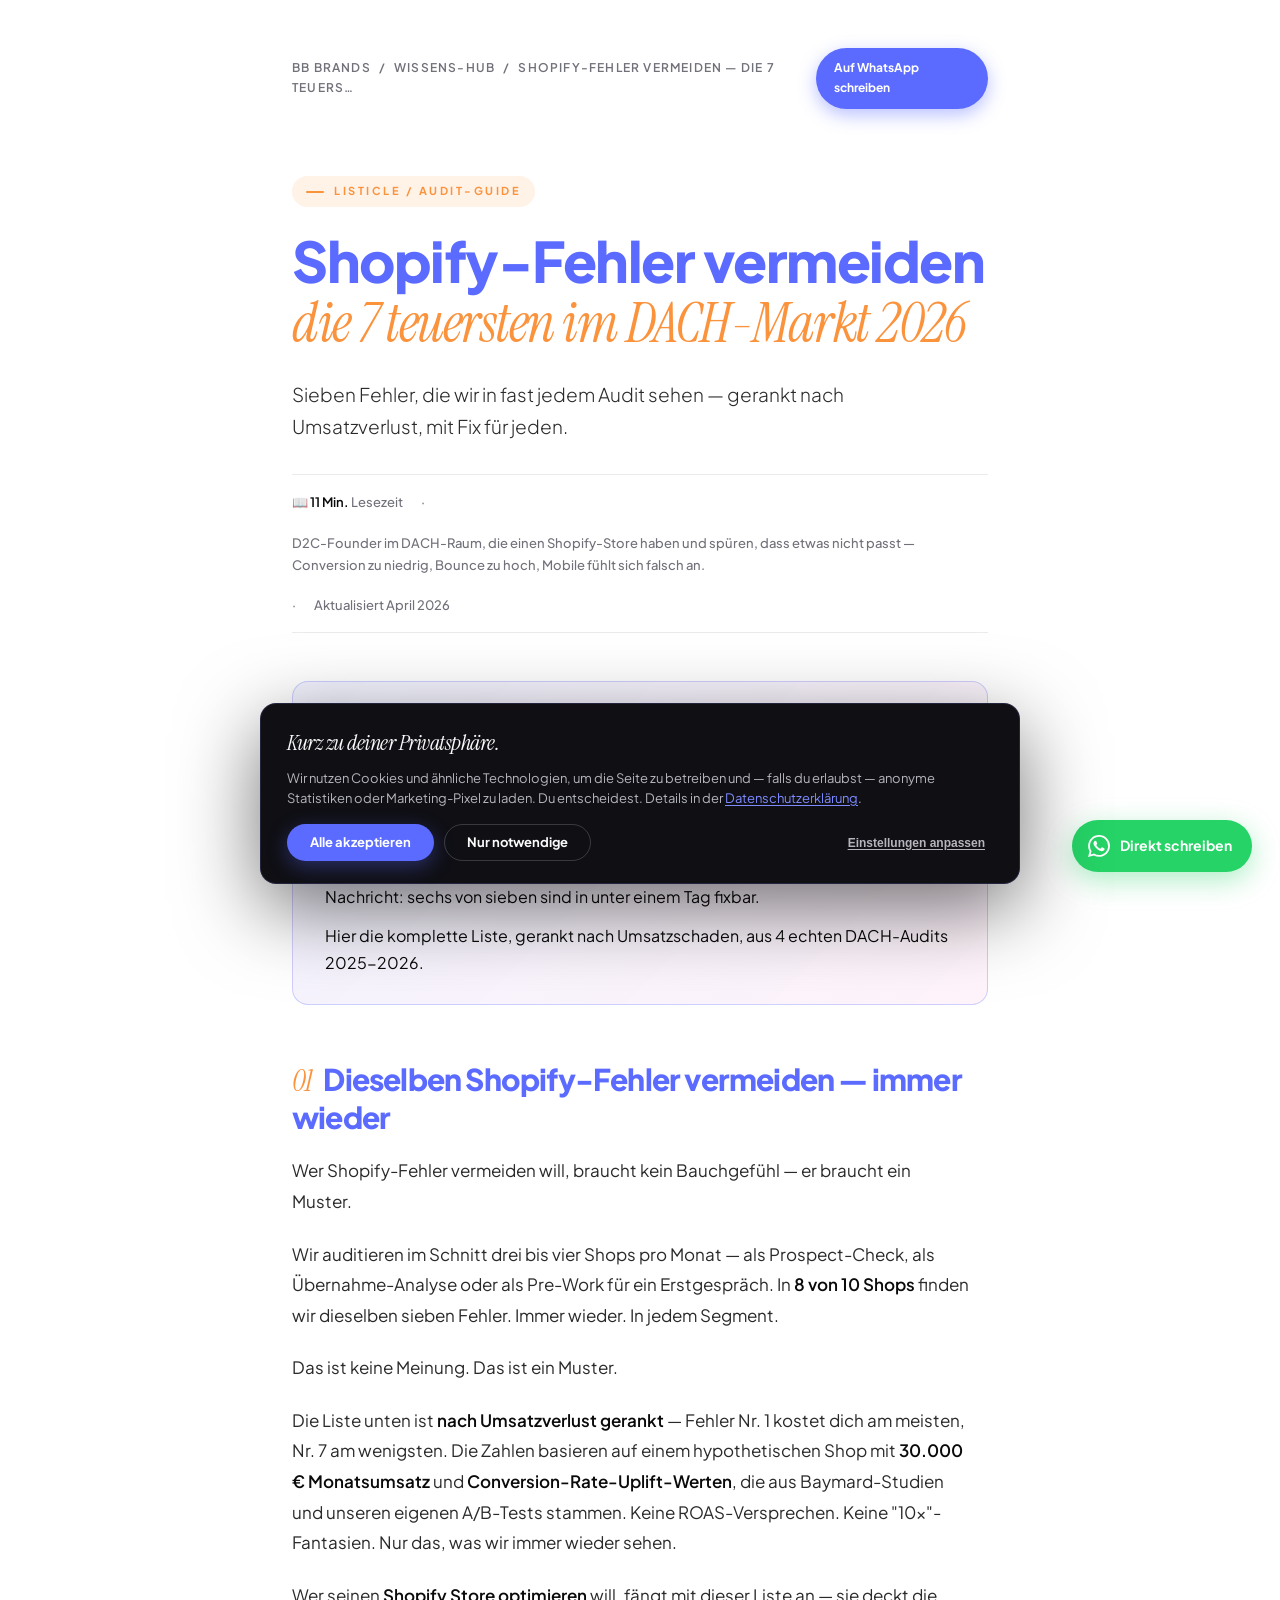
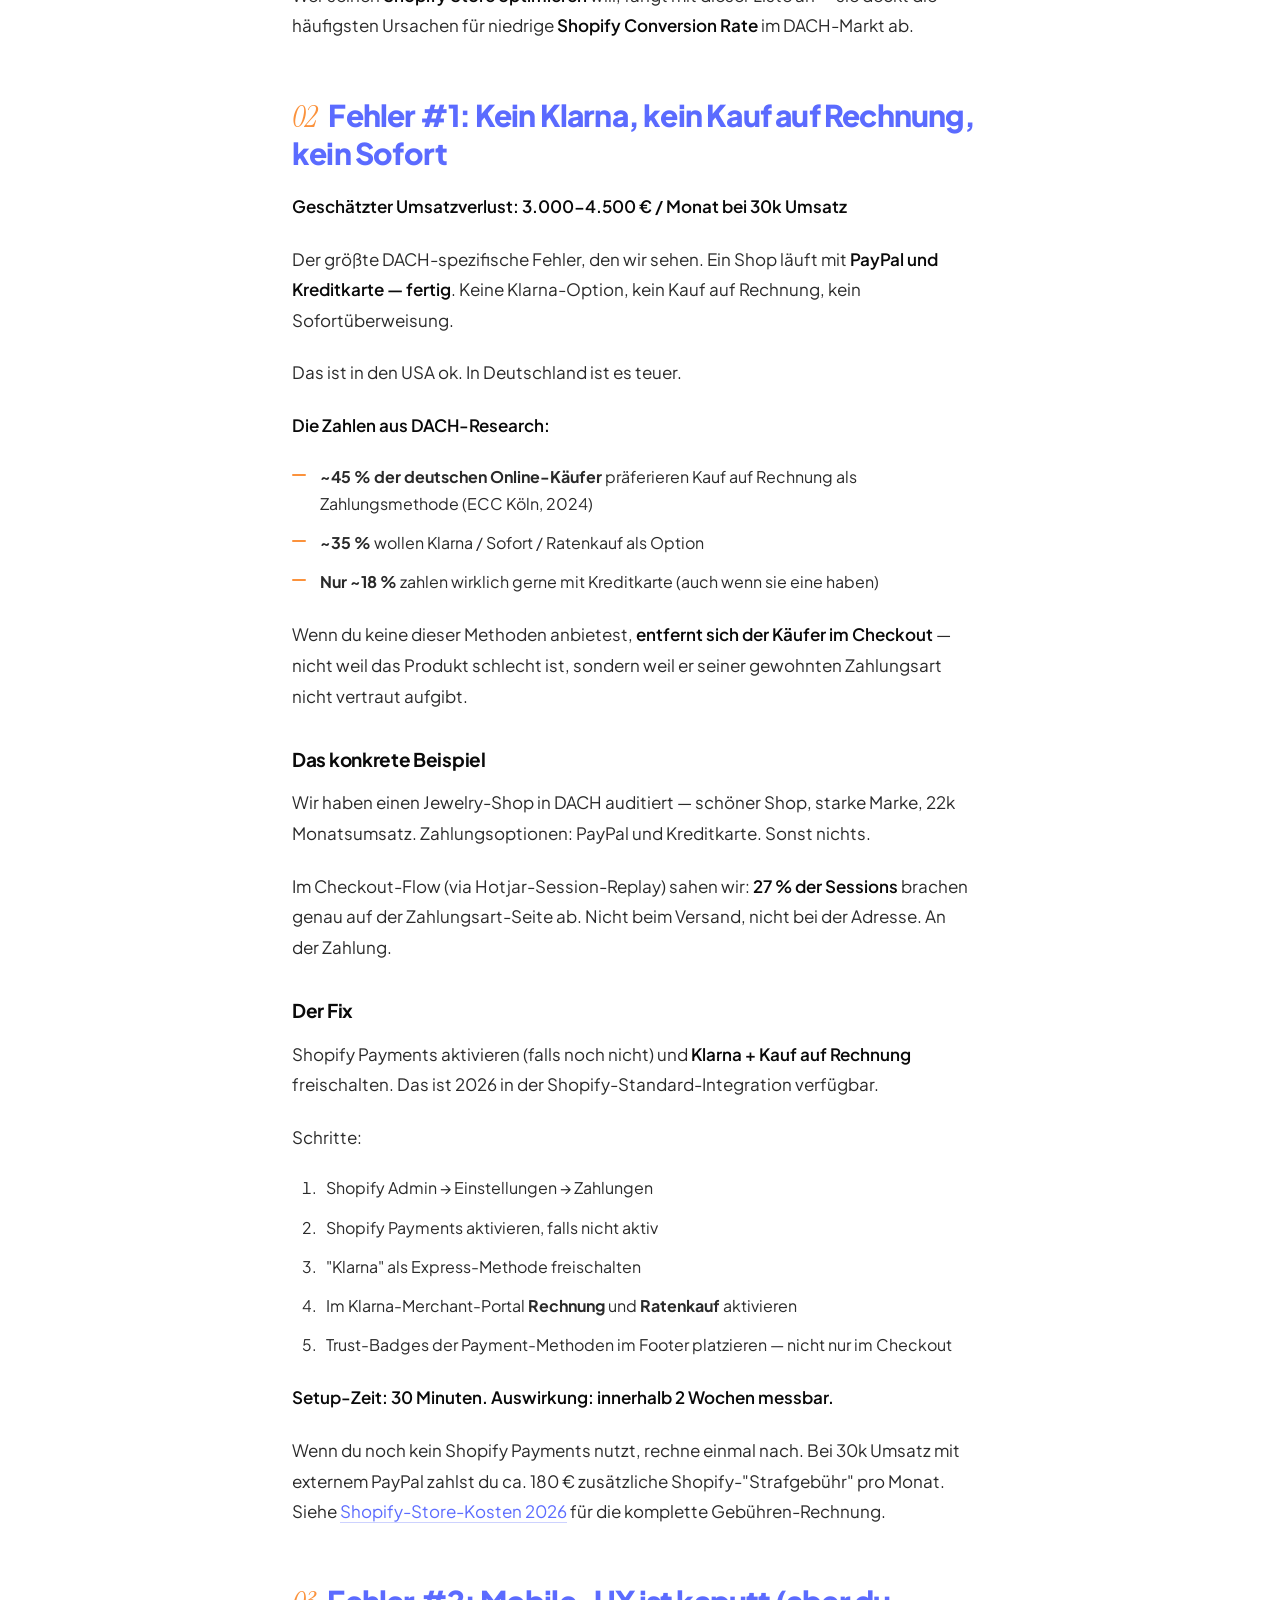
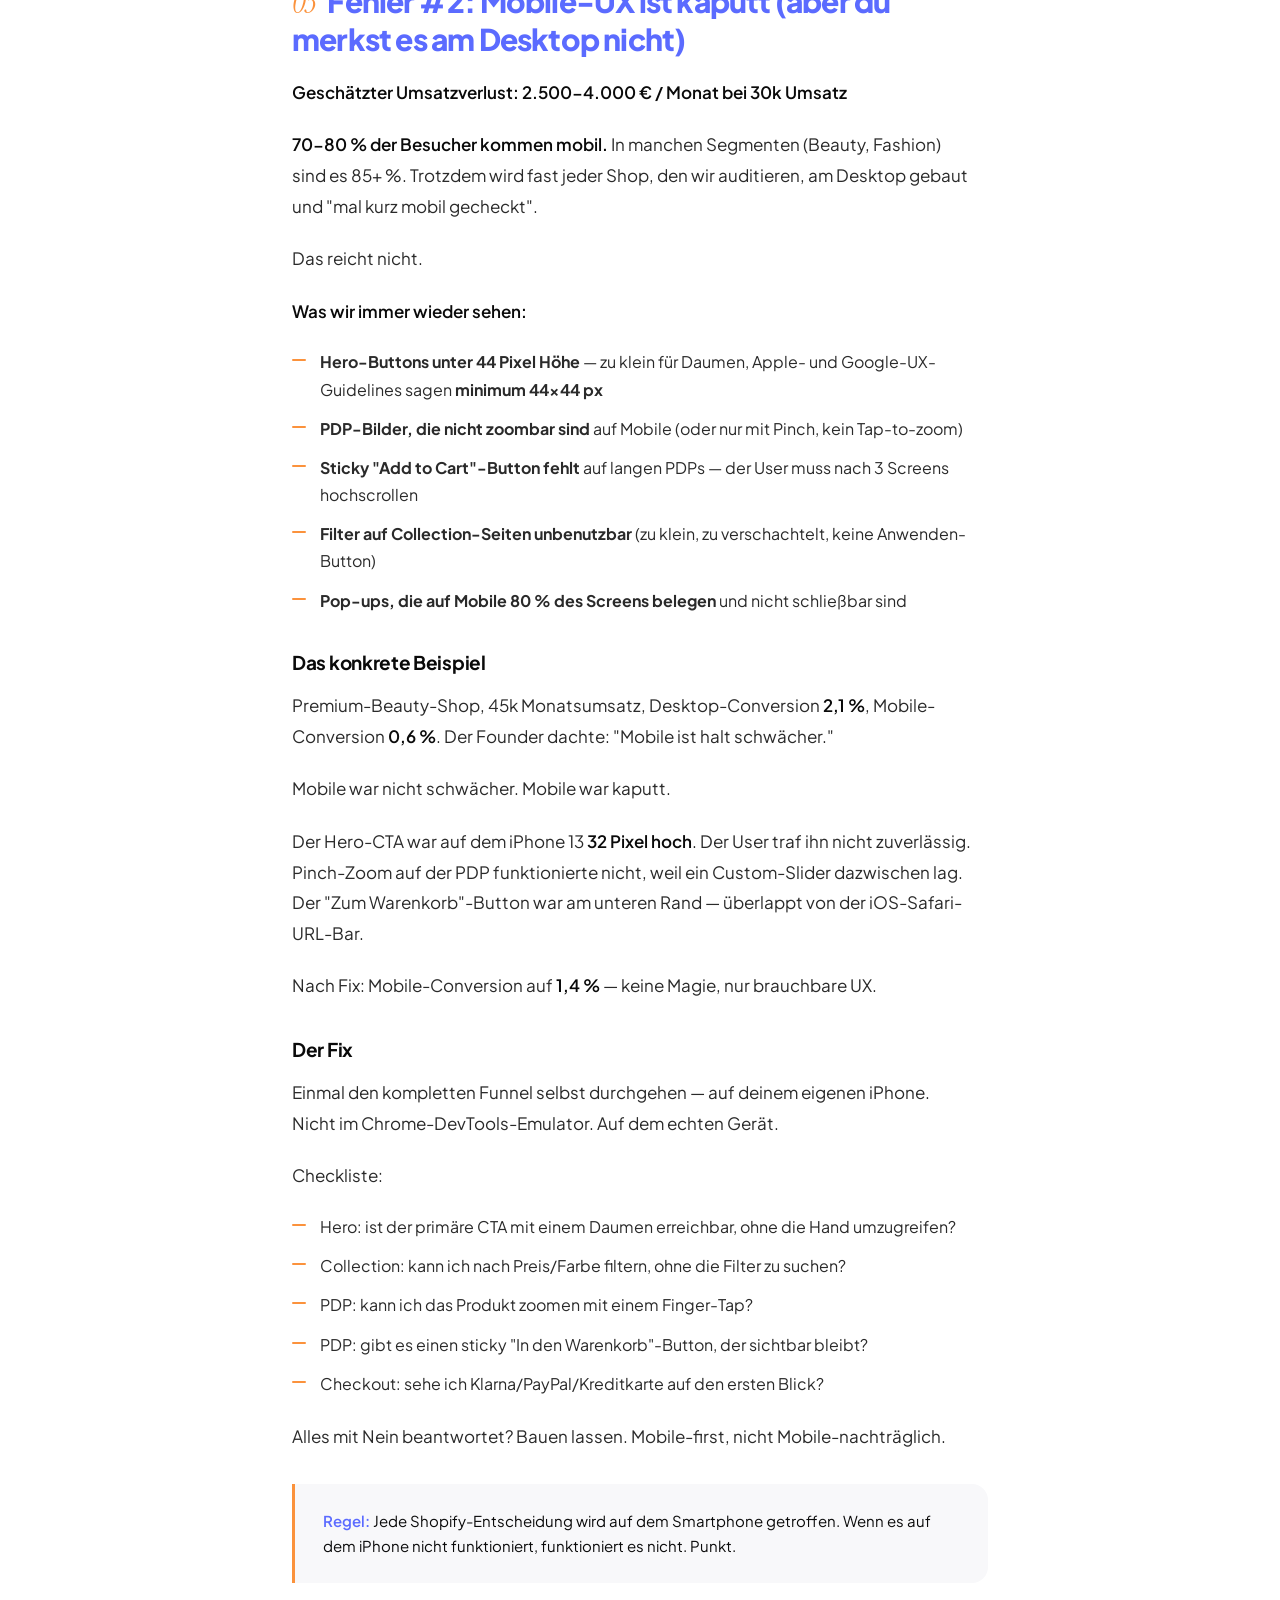
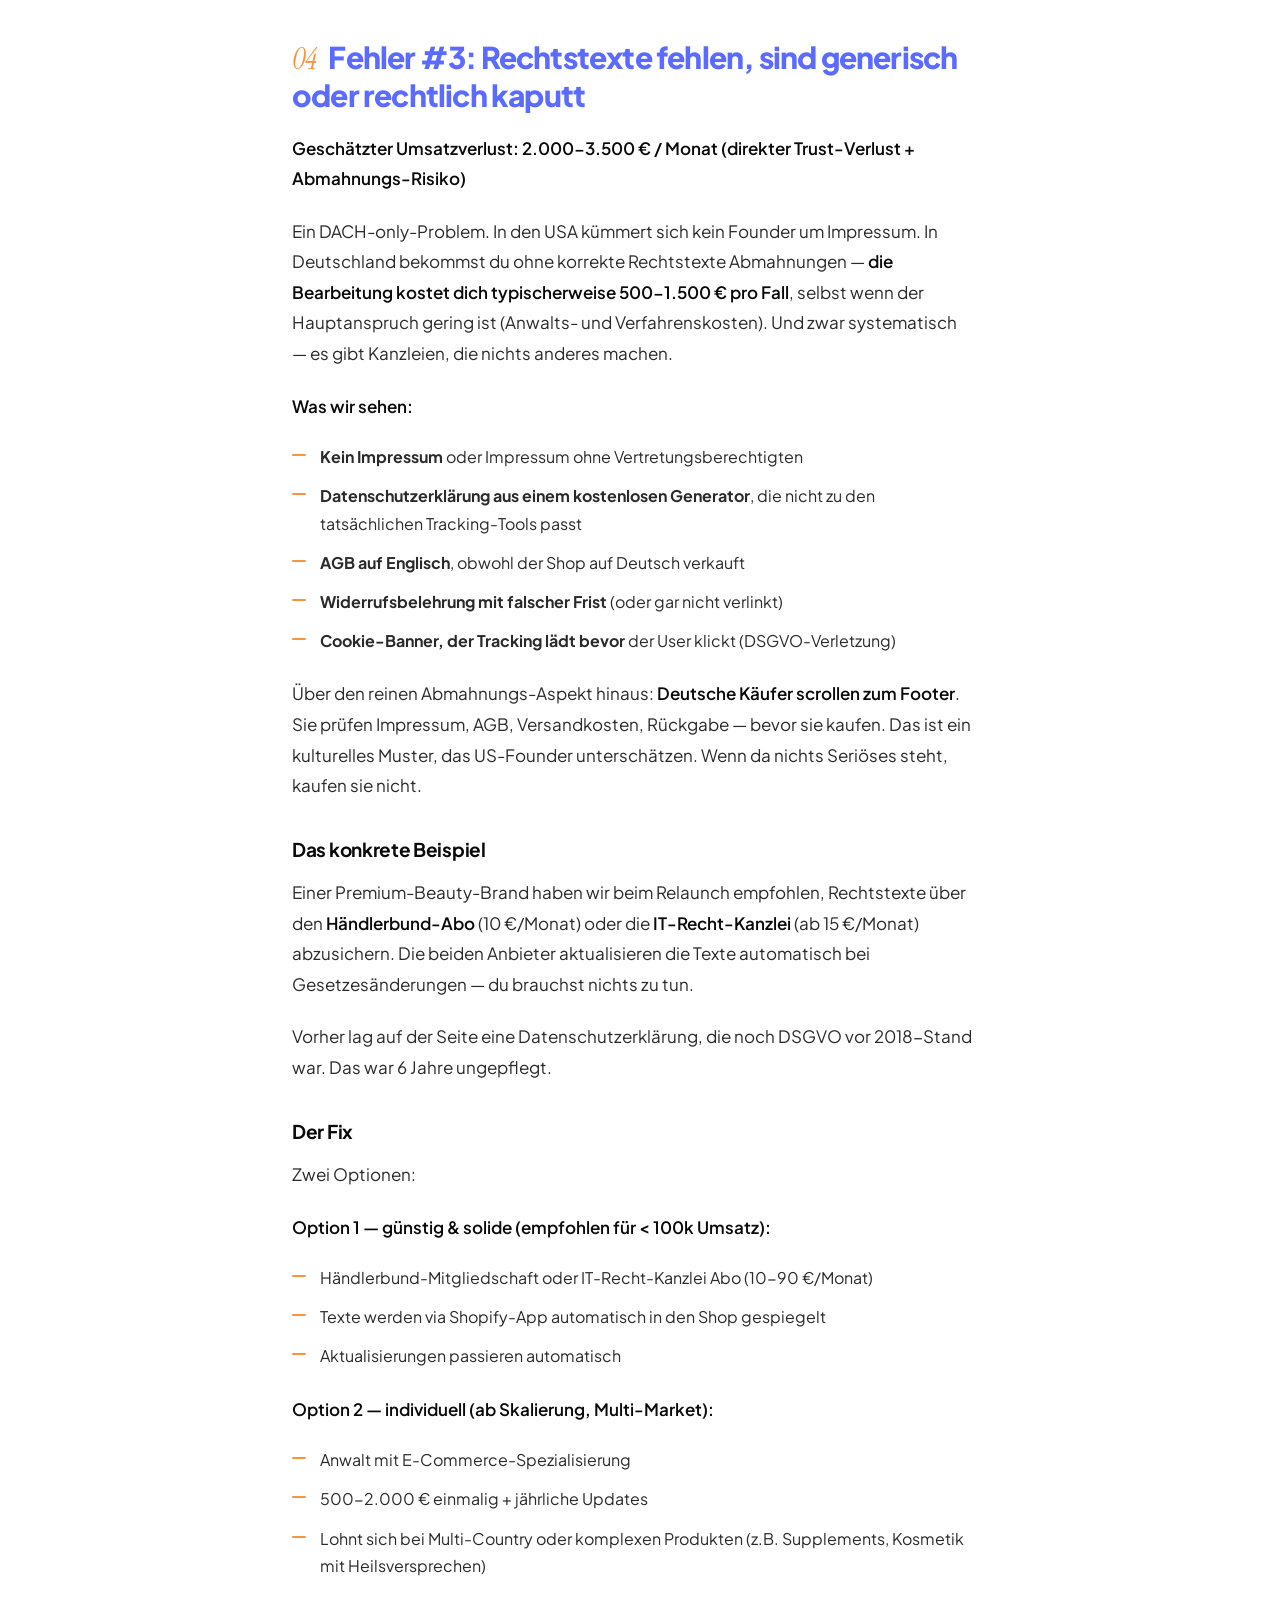
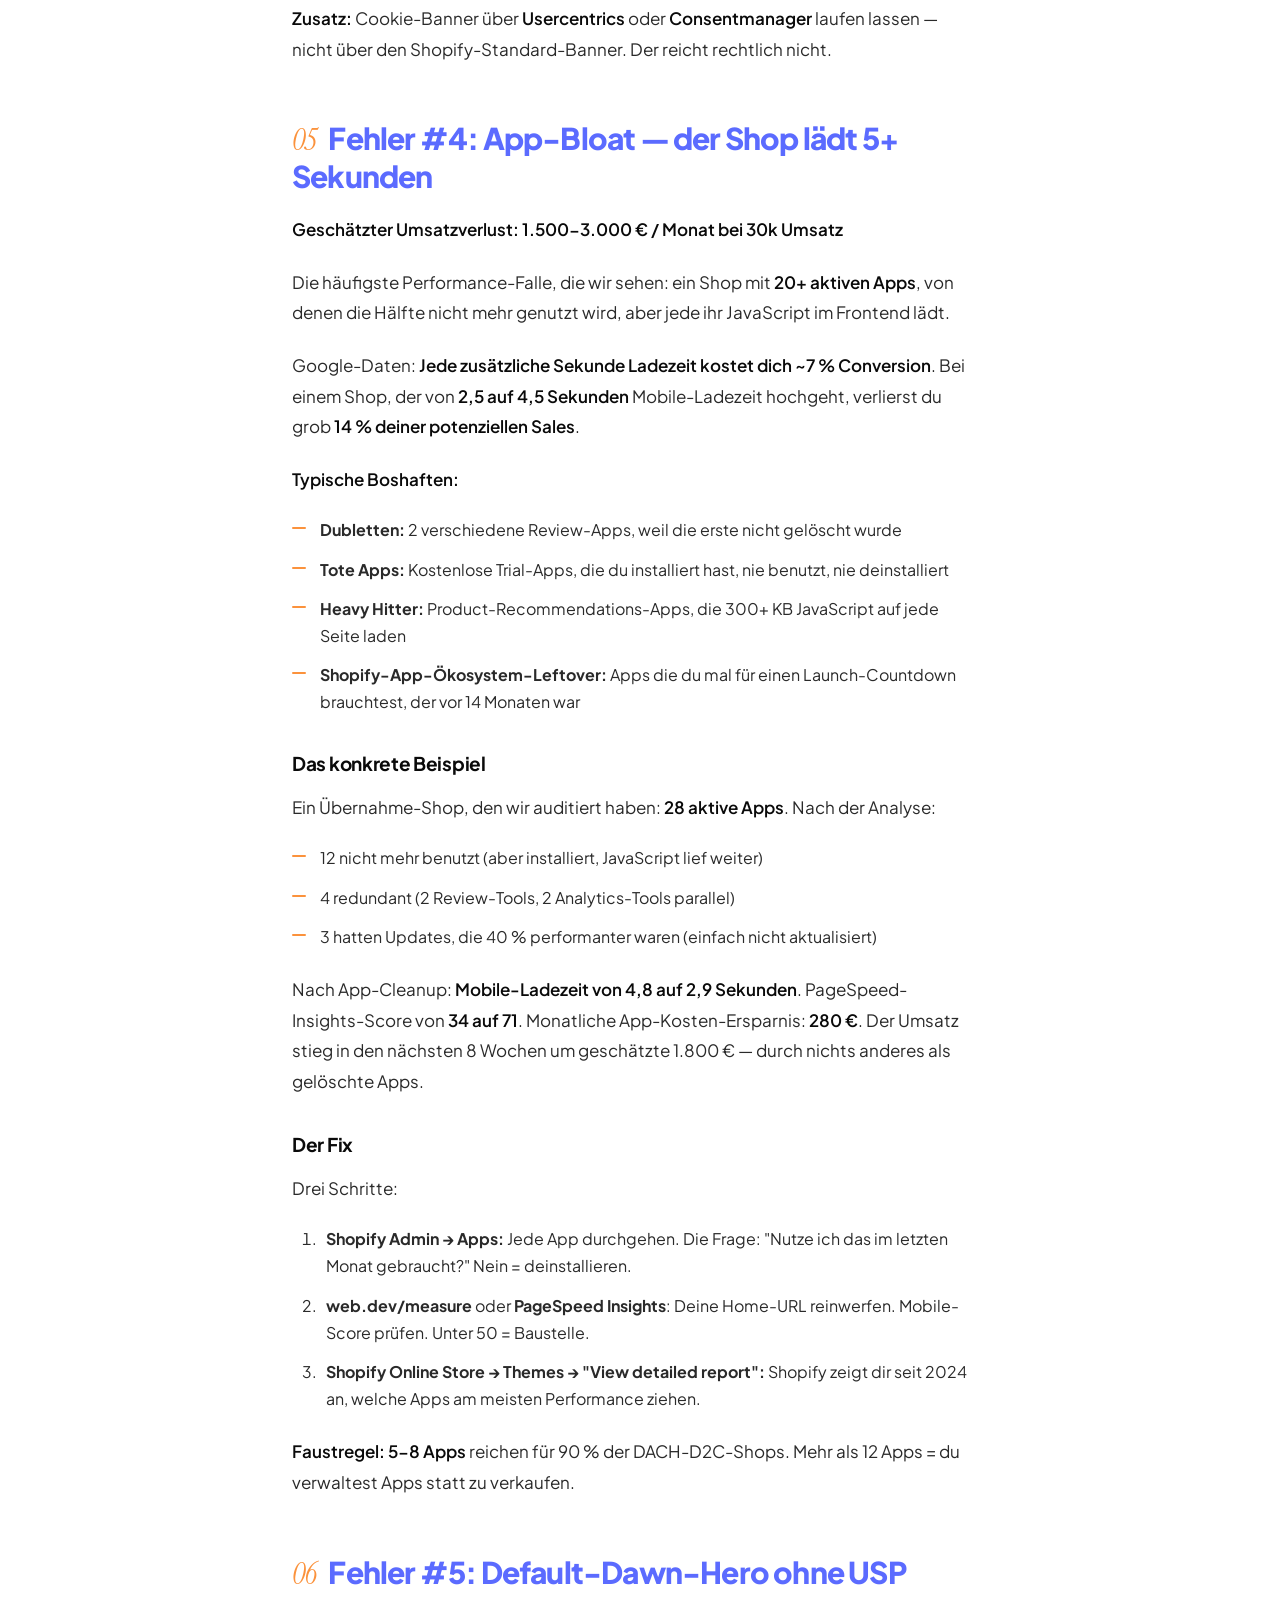
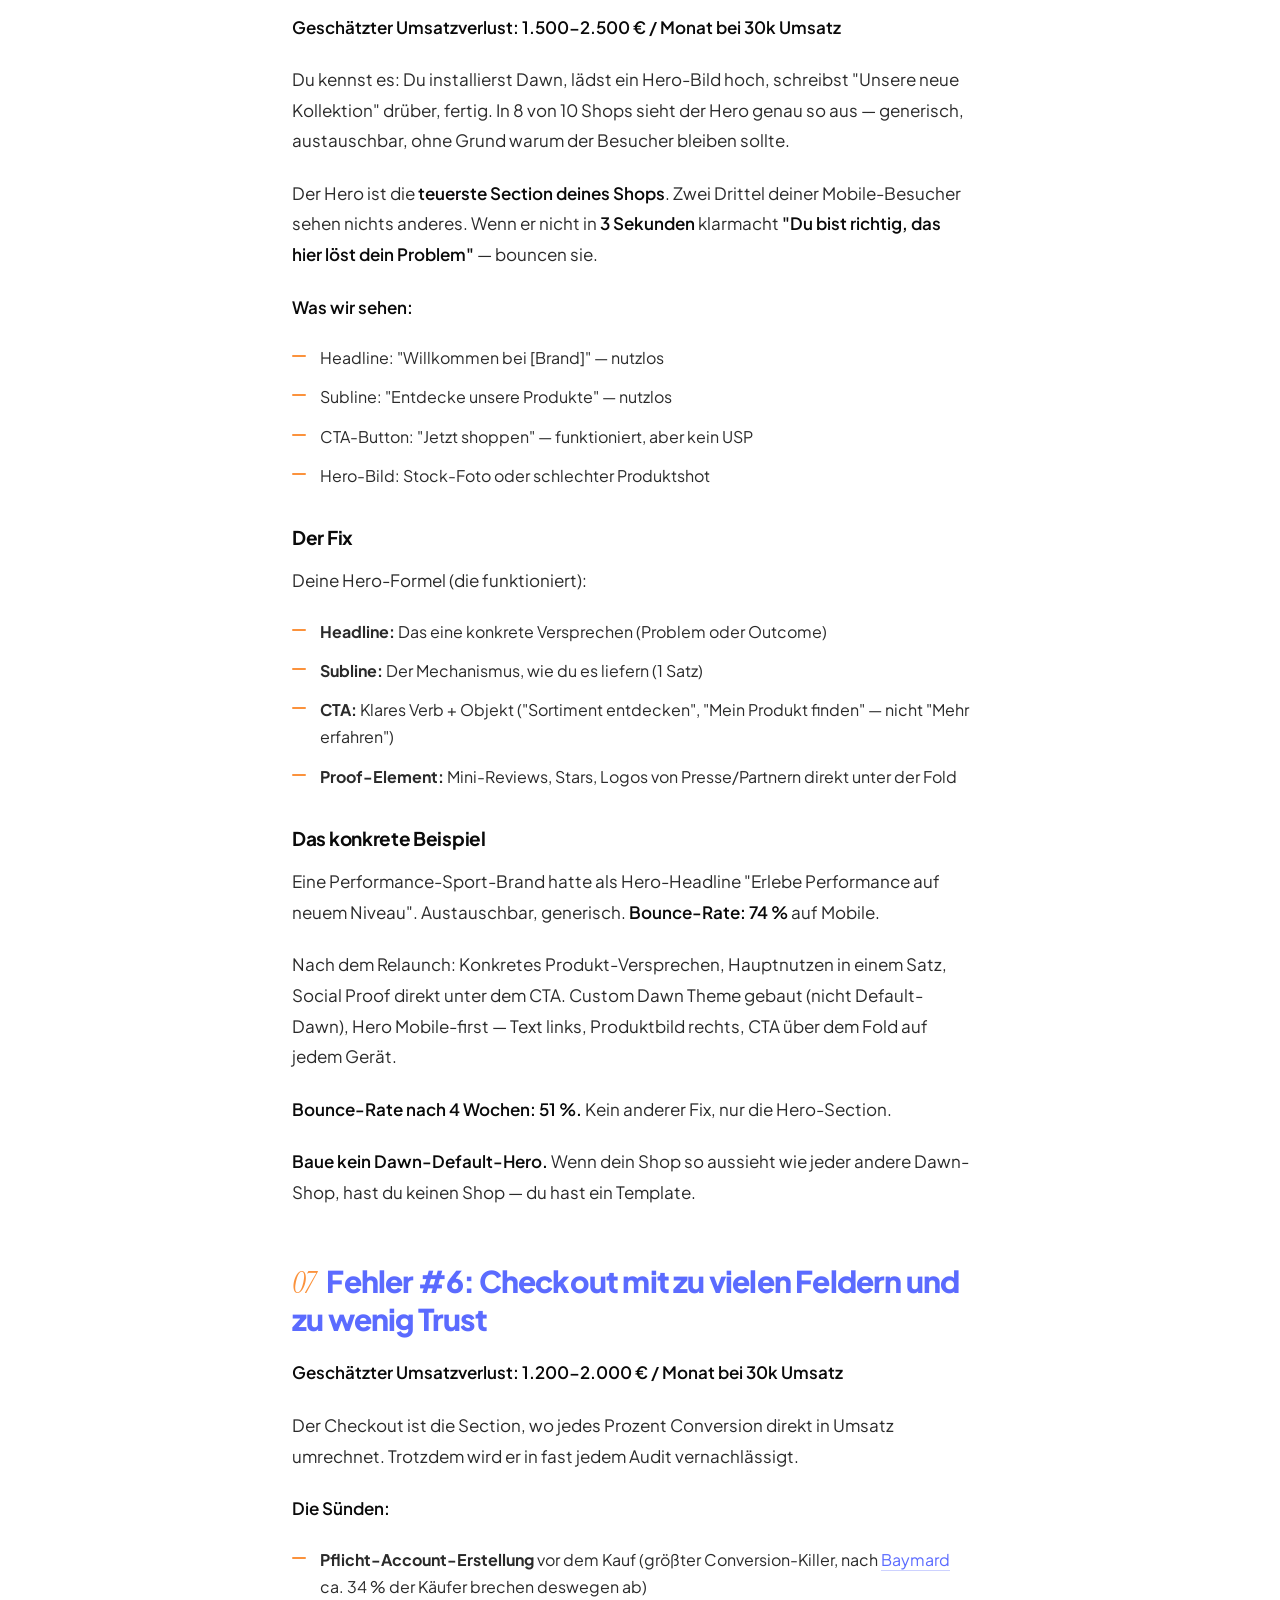
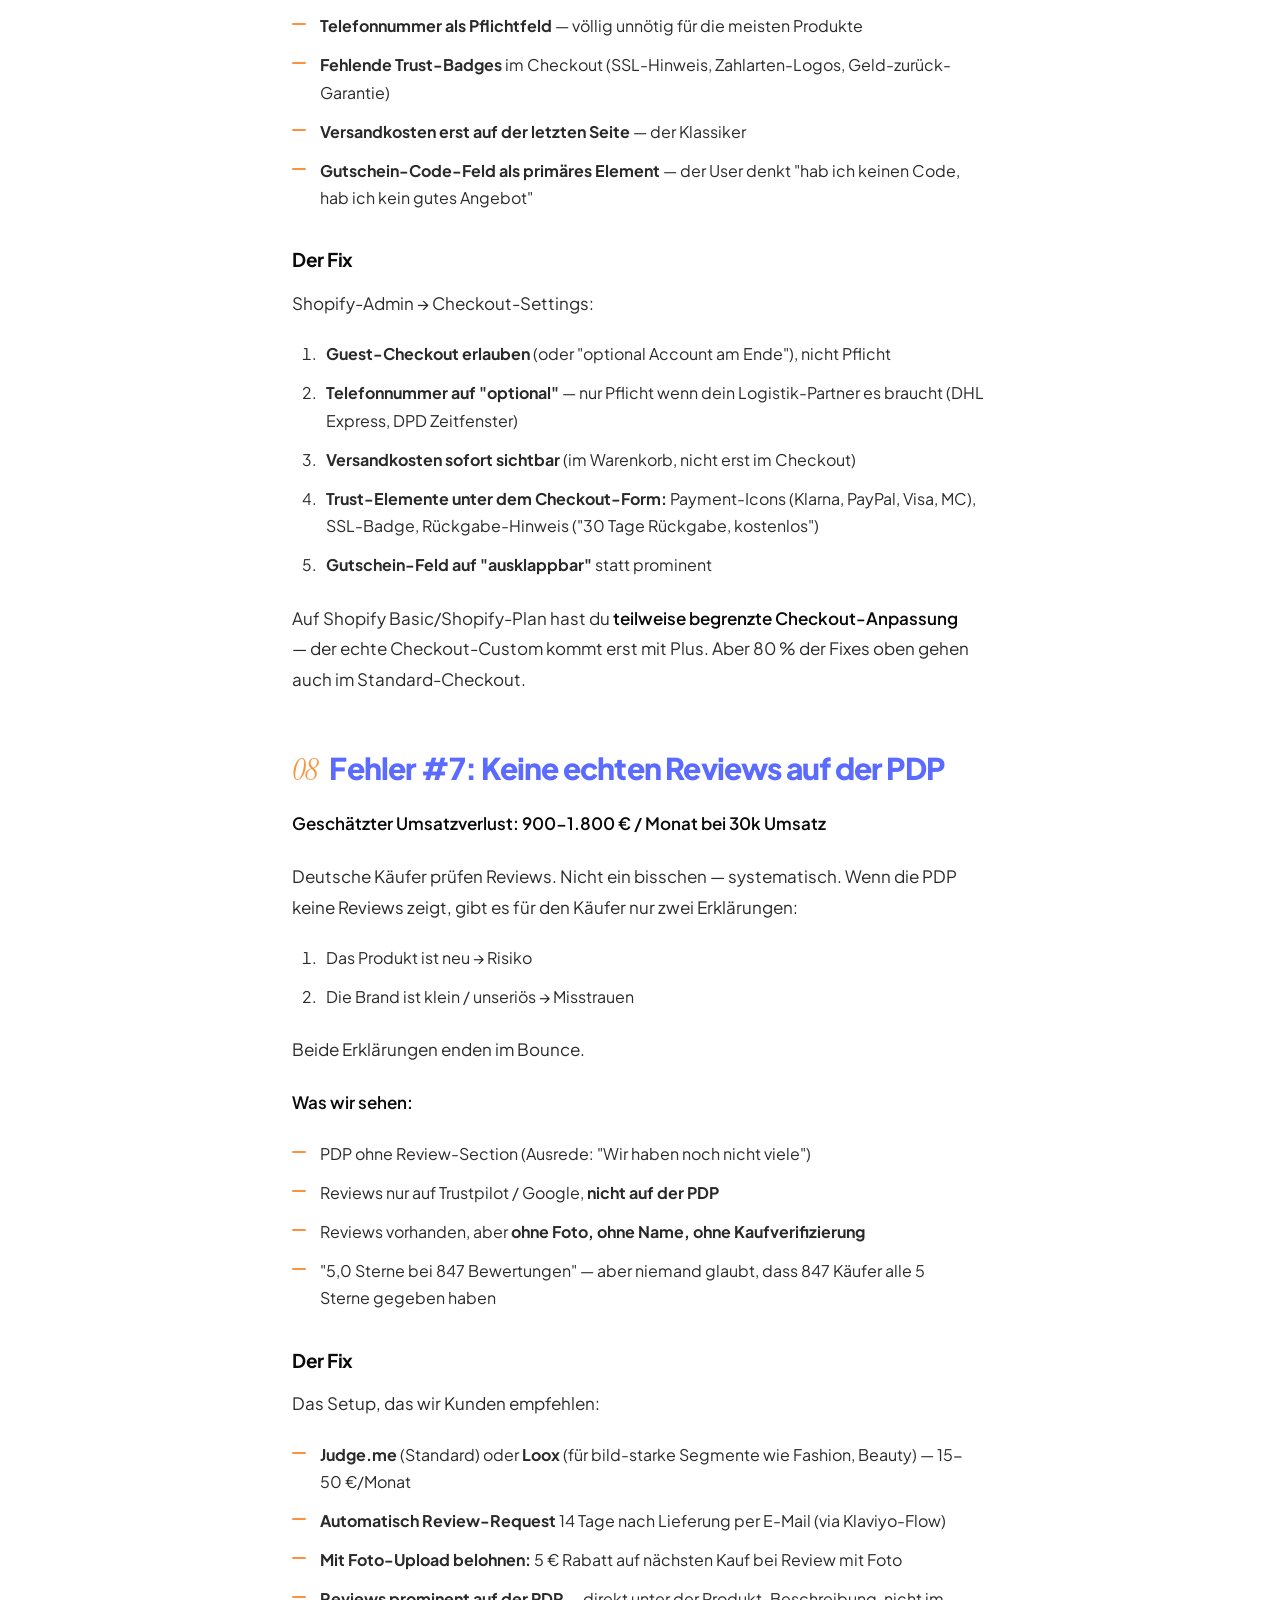
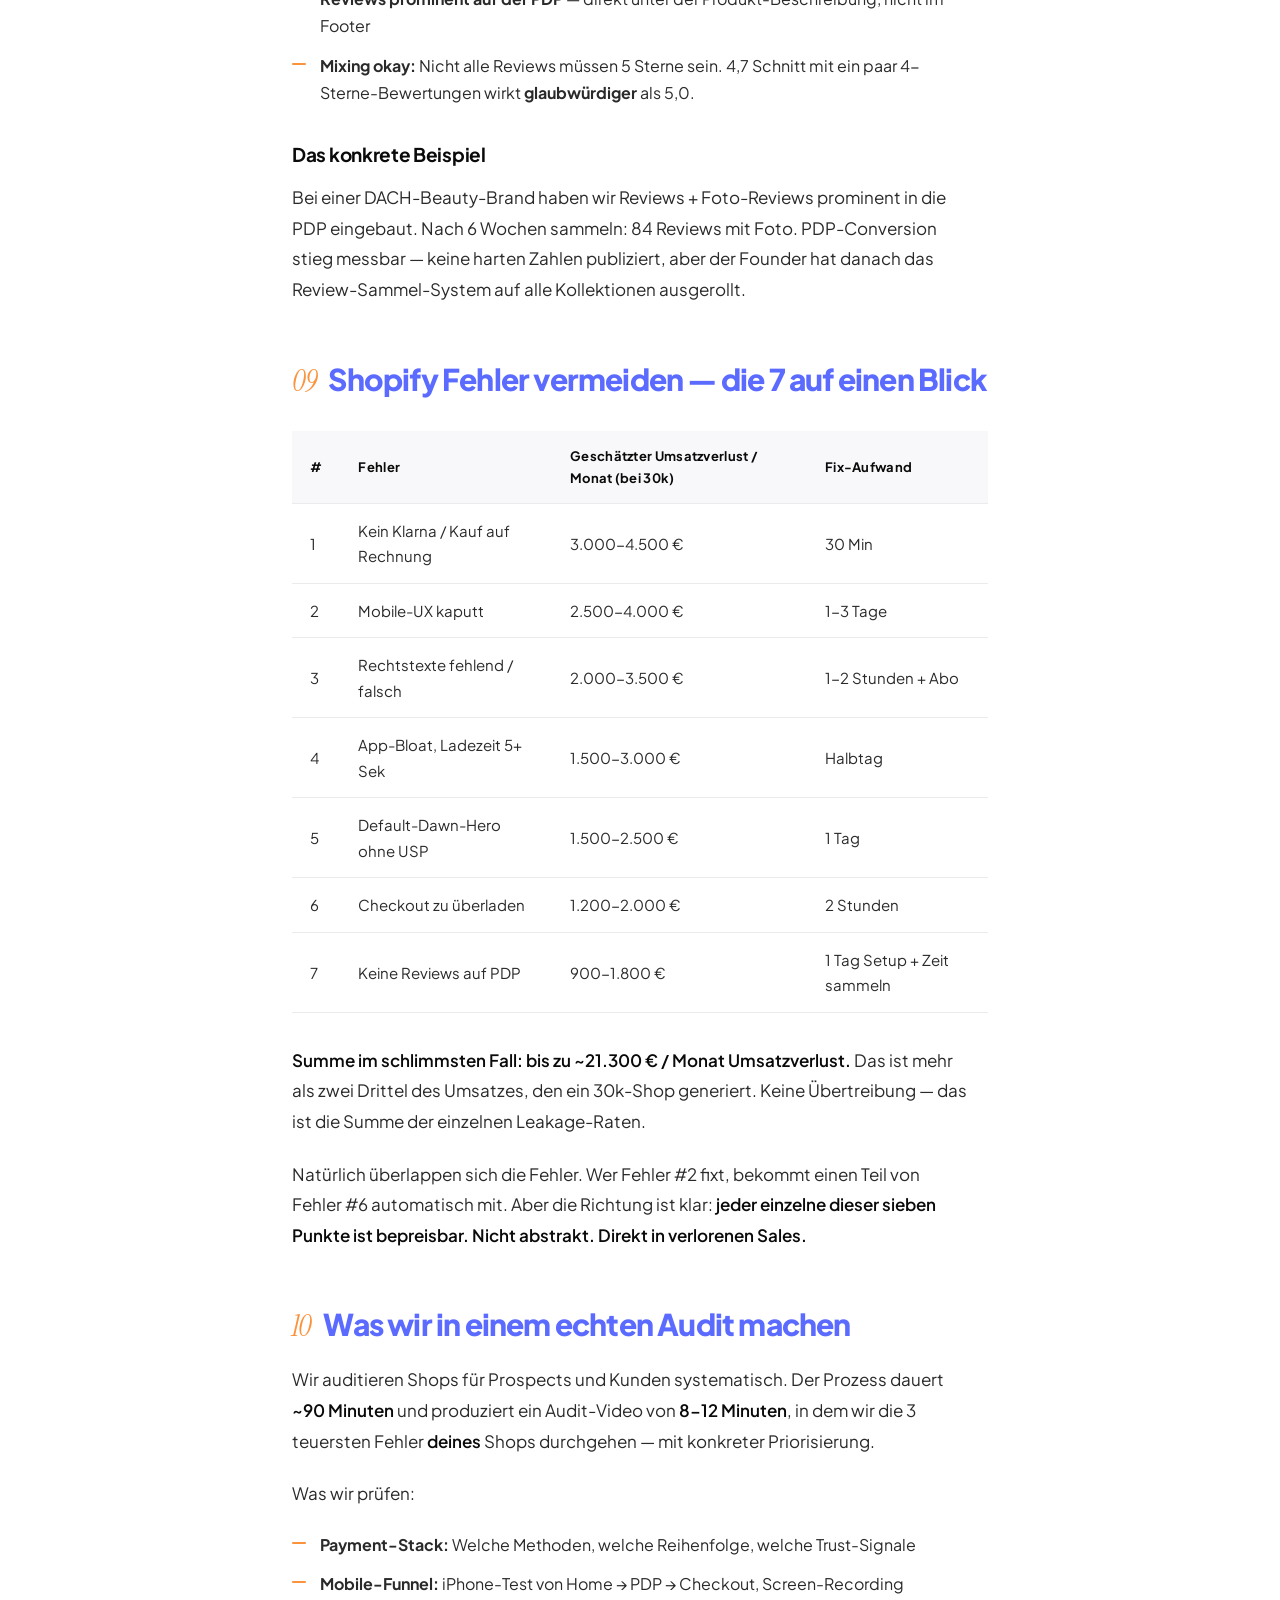
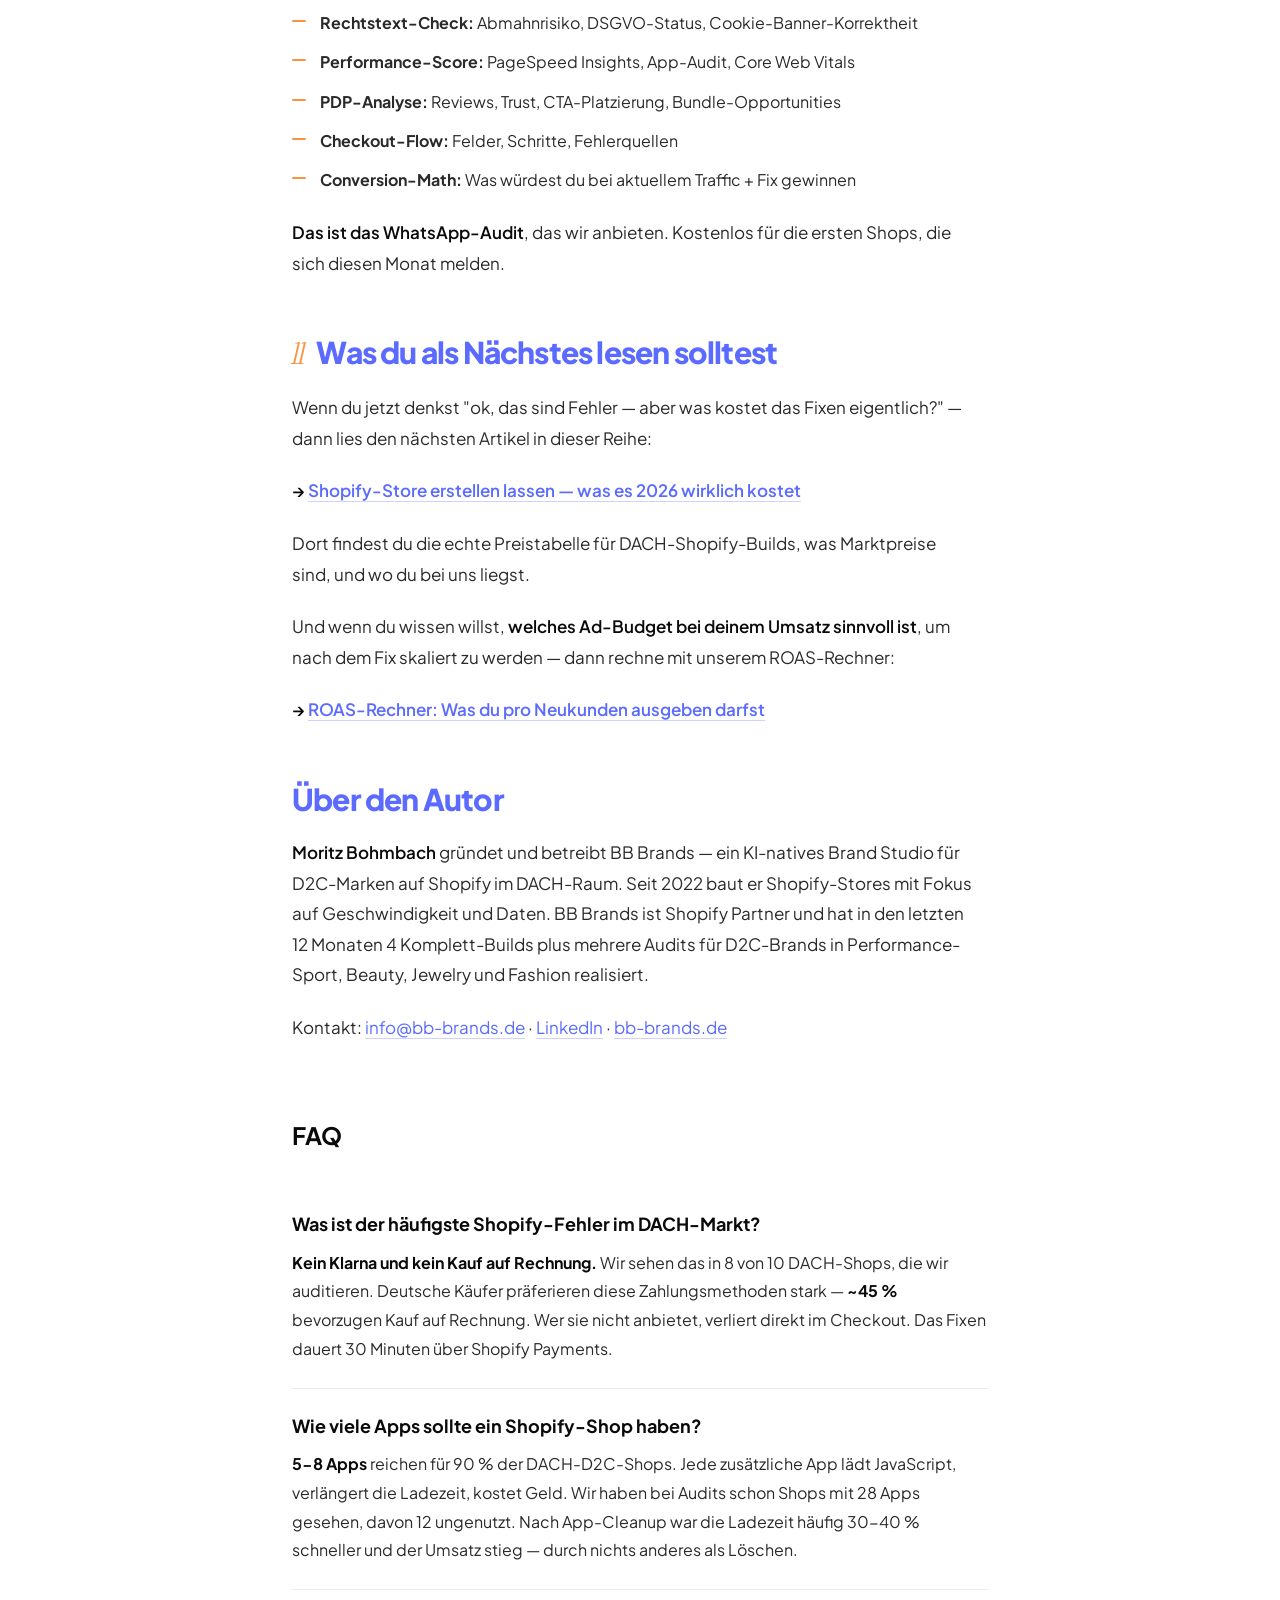
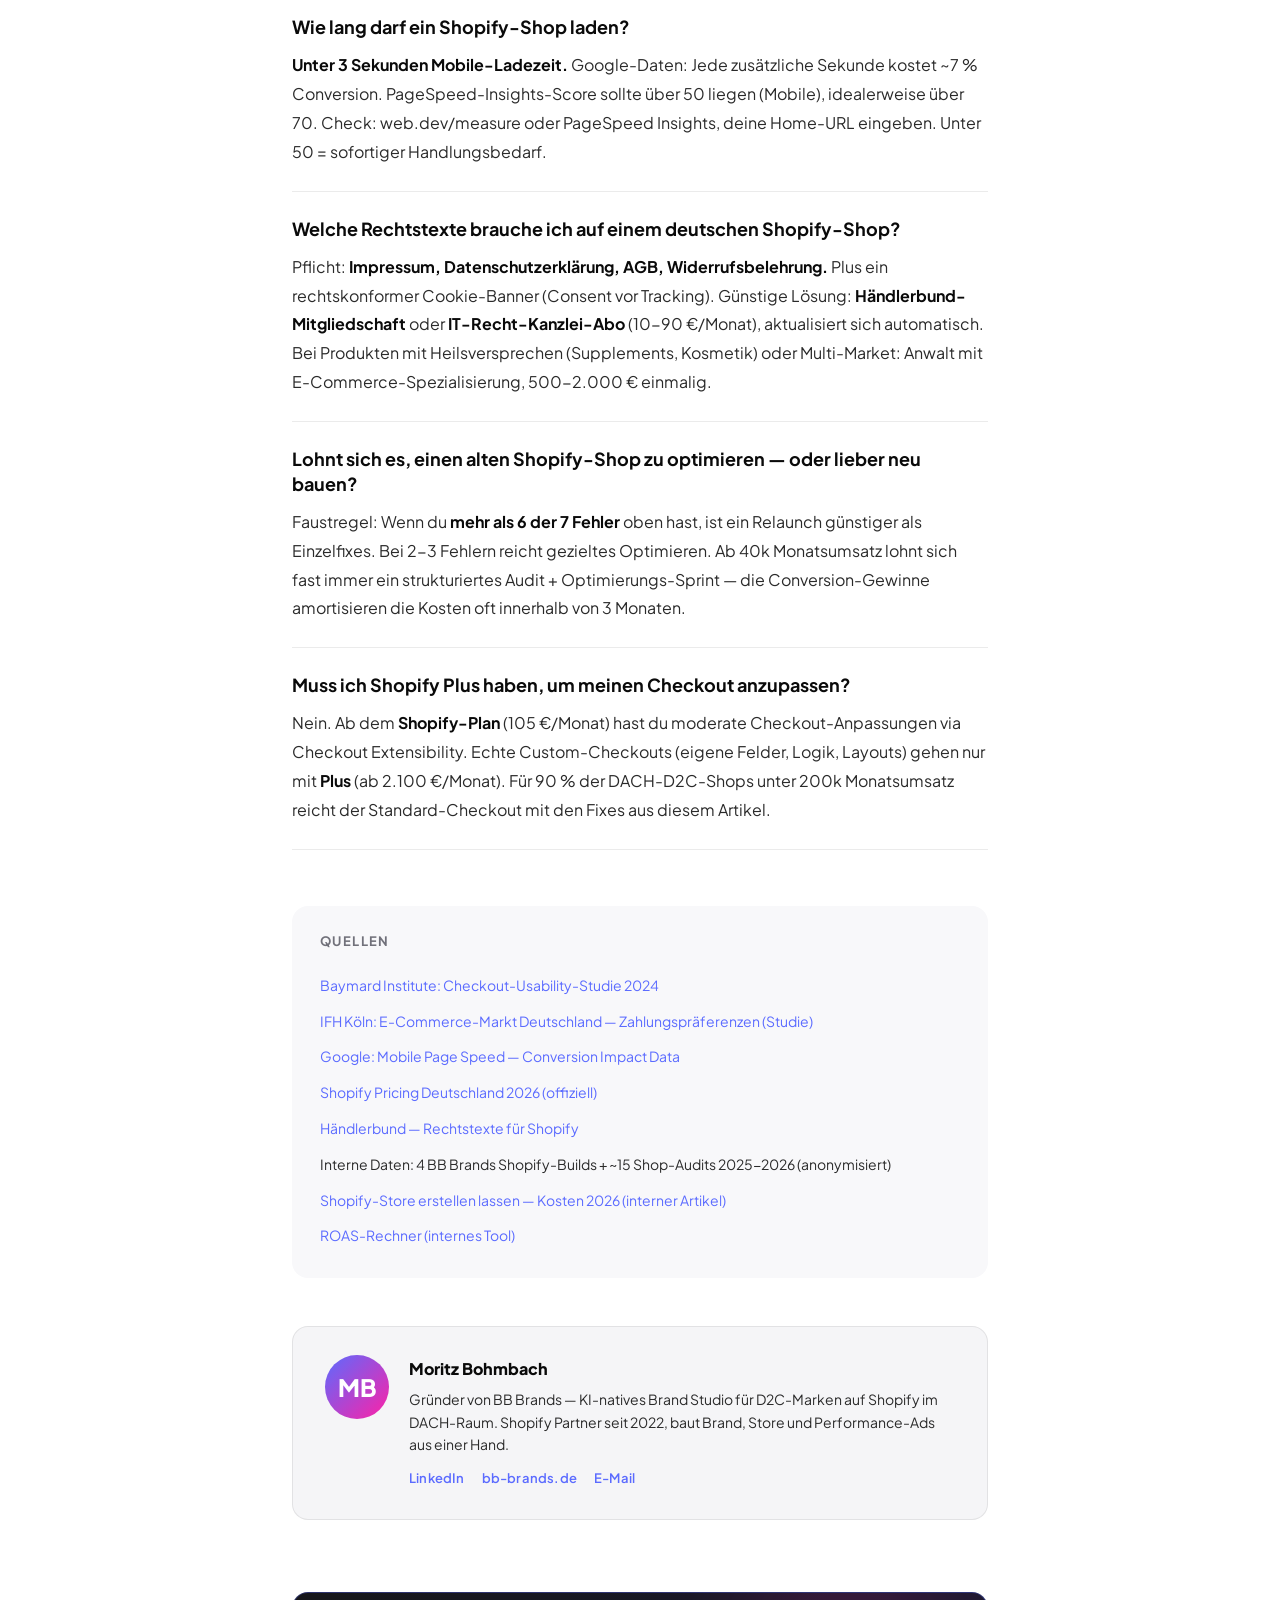
<file: wissen-shopify-fehler-vermeiden.html>
<!DOCTYPE html>
<html lang="de">
<head>
    <meta charset="UTF-8">
    <meta name="viewport" content="width=device-width, initial-scale=1.0">
    <title>Shopify-Fehler vermeiden: 7 Conversion-Killer (2026, DACH)</title>
    <meta name="description" content="Die 7 Shopify-Fehler, die im DACH-Markt am meisten Umsatz kosten — mit konkretem Beispiel, Fix und Umsatzverlust-Schätzung pro Fehler. Aus 4 realen Audits.">
    <meta name="robots" content="index, follow, max-image-preview:large">
    <meta name="author" content="Moritz Bohmbach">
    <link rel="canonical" href="https://bb-brands.de/wissen-shopify-fehler-vermeiden">

    <!-- Open Graph -->
    <meta property="og:type" content="article">
    <meta property="og:title" content="Shopify-Fehler vermeiden: 7 Conversion-Killer (2026, DACH)">
    <meta property="og:description" content="Die 7 Shopify-Fehler, die im DACH-Markt am meisten Umsatz kosten — mit konkretem Beispiel, Fix und Umsatzverlust-Schätzung pro Fehler. Aus 4 realen Audits.">
    <meta property="og:url" content="https://bb-brands.de/wissen-shopify-fehler-vermeiden">
    <meta property="og:site_name" content="BB Brands">
    <meta property="og:locale" content="de_DE">
    <meta property="article:author" content="Moritz Bohmbach">
    <meta property="article:published_time" content="2026-04-20T06:00:00+02:00">
    <meta property="article:modified_time" content="2026-04-20T06:00:00+02:00">
    <meta property="article:section" content="shopify-store-bauen-lassen">
        <meta property="article:tag" content="Shopify Fehler vermeiden">
    <meta property="article:tag" content="Shopify Conversion Rate">
    <meta property="article:tag" content="Shopify Store optimieren">
    <meta property="article:tag" content="Shopify Checkout optimieren">
    <meta property="article:tag" content="Shopify DSGVO">

    <!-- Twitter Card -->
    <meta name="twitter:card" content="summary_large_image">
    <meta name="twitter:title" content="Shopify-Fehler vermeiden: 7 Conversion-Killer (2026, DACH)">
    <meta name="twitter:description" content="Die 7 Shopify-Fehler, die im DACH-Markt am meisten Umsatz kosten — mit konkretem Beispiel, Fix und Umsatzverlust-Schätzung pro Fehler. Aus 4 realen Audits.">

    <link rel="preconnect" href="https://fonts.googleapis.com">
    <link rel="preconnect" href="https://fonts.gstatic.com" crossorigin>
    <link href="https://fonts.googleapis.com/css2?family=Plus+Jakarta+Sans:wght@300;400;500;600;700;800&display=swap" rel="stylesheet">
    <link href="https://fonts.googleapis.com/css2?family=Instrument+Serif:ital@0;1&display=swap" rel="stylesheet">

    <!-- JSON-LD Schema (Article + FAQPage + Person + BreadcrumbList) -->
    <script type="application/ld+json">
{
    "@context": "https://schema.org",
    "@graph": [
        {
            "@type": "Article",
            "@id": "https://bb-brands.de/wissen-shopify-fehler-vermeiden#article",
            "headline": "Shopify-Fehler vermeiden — die 7 teuersten im DACH-Markt 2026",
            "description": "Die 7 Shopify-Fehler, die im DACH-Markt am meisten Umsatz kosten — mit konkretem Beispiel, Fix und Umsatzverlust-Schätzung pro Fehler. Aus 4 realen Audits.",
            "url": "https://bb-brands.de/wissen-shopify-fehler-vermeiden",
            "datePublished": "2026-04-20T06:00:00+02:00",
            "dateModified": "2026-04-20T06:00:00+02:00",
            "author": {
                "@id": "https://bb-brands.de/#moritz"
            },
            "publisher": {
                "@id": "https://bb-brands.de/#organization"
            },
            "mainEntityOfPage": {
                "@type": "WebPage",
                "@id": "https://bb-brands.de/wissen-shopify-fehler-vermeiden"
            },
            "inLanguage": "de-DE",
            "keywords": "Shopify Fehler vermeiden, Shopify Conversion Rate, Shopify Store optimieren, Shopify Checkout optimieren, Shopify DSGVO"
        },
        {
            "@type": "Person",
            "@id": "https://bb-brands.de/#moritz",
            "name": "Moritz Bohmbach",
            "jobTitle": "Gründer, BB Brands",
            "url": "https://bb-brands.de",
            "email": "info@bb-brands.de",
            "sameAs": [
                "https://www.linkedin.com/in/moritzbohmbach"
            ],
            "worksFor": {
                "@id": "https://bb-brands.de/#organization"
            }
        },
        {
            "@type": "Organization",
            "@id": "https://bb-brands.de/#organization",
            "name": "BB Brands",
            "url": "https://bb-brands.de",
            "description": "KI-natives Brand Studio für D2C-Marken auf Shopify im DACH-Raum.",
            "founder": {
                "@id": "https://bb-brands.de/#moritz"
            },
            "areaServed": [
                {
                    "@type": "Country",
                    "name": "Germany"
                },
                {
                    "@type": "Country",
                    "name": "Austria"
                },
                {
                    "@type": "Country",
                    "name": "Switzerland"
                }
            ]
        },
        {
            "@type": "BreadcrumbList",
            "@id": "https://bb-brands.de/wissen-shopify-fehler-vermeiden#breadcrumb",
            "itemListElement": [
                {
                    "@type": "ListItem",
                    "position": 1,
                    "name": "BB Brands",
                    "item": "https://bb-brands.de/"
                },
                {
                    "@type": "ListItem",
                    "position": 2,
                    "name": "Wissens-Hub",
                    "item": "https://bb-brands.de/wissen"
                },
                {
                    "@type": "ListItem",
                    "position": 3,
                    "name": "Shopify-Fehler vermeiden — die 7 teuersten im DACH-Markt 2026"
                }
            ]
        },
        {
            "@type": "FAQPage",
            "@id": "https://bb-brands.de/wissen-shopify-fehler-vermeiden#faq",
            "mainEntity": [
                {
                    "@type": "Question",
                    "name": "Was ist der häufigste Shopify-Fehler im DACH-Markt?",
                    "acceptedAnswer": {
                        "@type": "Answer",
                        "text": "**Kein Klarna und kein Kauf auf Rechnung.** Wir sehen das in 8 von 10 DACH-Shops, die wir auditieren. Deutsche Käufer präferieren diese Zahlungsmethoden stark — **~45 %** bevorzugen Kauf auf Rechnung. Wer sie nicht anbietet, verliert direkt im Checkout. Das Fixen dauert 30 Minuten über Shopify Payments."
                    }
                },
                {
                    "@type": "Question",
                    "name": "Wie viele Apps sollte ein Shopify-Shop haben?",
                    "acceptedAnswer": {
                        "@type": "Answer",
                        "text": "**5-8 Apps** reichen für 90 % der DACH-D2C-Shops. Jede zusätzliche App lädt JavaScript, verlängert die Ladezeit, kostet Geld. Wir haben bei Audits schon Shops mit 28 Apps gesehen, davon 12 ungenutzt. Nach App-Cleanup war die Ladezeit häufig 30-40 % schneller und der Umsatz stieg — durch nichts anderes als Löschen."
                    }
                },
                {
                    "@type": "Question",
                    "name": "Wie lang darf ein Shopify-Shop laden?",
                    "acceptedAnswer": {
                        "@type": "Answer",
                        "text": "**Unter 3 Sekunden Mobile-Ladezeit.** Google-Daten: Jede zusätzliche Sekunde kostet ~7 % Conversion. PageSpeed-Insights-Score sollte über 50 liegen (Mobile), idealerweise über 70. Check: web.dev/measure oder PageSpeed Insights, deine Home-URL eingeben. Unter 50 = sofortiger Handlungsbedarf."
                    }
                },
                {
                    "@type": "Question",
                    "name": "Welche Rechtstexte brauche ich auf einem deutschen Shopify-Shop?",
                    "acceptedAnswer": {
                        "@type": "Answer",
                        "text": "Pflicht: **Impressum, Datenschutzerklärung, AGB, Widerrufsbelehrung.** Plus ein rechtskonformer Cookie-Banner (Consent vor Tracking). Günstige Lösung: **Händlerbund-Mitgliedschaft** oder **IT-Recht-Kanzlei-Abo** (10-90 €/Monat), aktualisiert sich automatisch. Bei Produkten mit Heilsversprechen (Supplements, Kosmetik) oder Multi-Market: Anwalt mit E-Commerce-Spezialisierung, 500-2.000 € einmalig."
                    }
                },
                {
                    "@type": "Question",
                    "name": "Lohnt sich es, einen alten Shopify-Shop zu optimieren — oder lieber neu bauen?",
                    "acceptedAnswer": {
                        "@type": "Answer",
                        "text": "Faustregel: Wenn du **mehr als 6 der 7 Fehler** oben hast, ist ein Relaunch günstiger als Einzelfixes. Bei 2-3 Fehlern reicht gezieltes Optimieren. Ab 40k Monatsumsatz lohnt sich fast immer ein strukturiertes Audit + Optimierungs-Sprint — die Conversion-Gewinne amortisieren die Kosten oft innerhalb von 3 Monaten."
                    }
                },
                {
                    "@type": "Question",
                    "name": "Muss ich Shopify Plus haben, um meinen Checkout anzupassen?",
                    "acceptedAnswer": {
                        "@type": "Answer",
                        "text": "Nein. Ab dem **Shopify-Plan** (105 €/Monat) hast du moderate Checkout-Anpassungen via Checkout Extensibility. Echte Custom-Checkouts (eigene Felder, Logik, Layouts) gehen nur mit **Plus** (ab 2.100 €/Monat). Für 90 % der DACH-D2C-Shops unter 200k Monatsumsatz reicht der Standard-Checkout mit den Fixes aus diesem Artikel."
                    }
                }
            ]
        }
    ]
}
    </script>

    <style>
        *, *::before, *::after { margin: 0; padding: 0; box-sizing: border-box; }
        :root {
            /* LIGHT THEME for longform reading
             * Dark accent zones (Top-Bar-CTA, Bottom-CTA) keep their brand colors
             * because they use hardcoded values or --primary, not --bg. */
            --bg: #FFFFFF; --bg-surface: #F8F8FA;
            --bg-card: #F5F5F7;
            --primary: #5B6BFF; --primary-dark: #3D4FE6;
            --accent: #FF21A6; --accent-text: #FB923C;
            --text-primary: #0A0A0A; --text-body: #2A2A2A;
            --text-muted: #71717A;
            --border: rgba(0,0,0,0.08); --border-strong: rgba(91,107,255,0.28);
            --radius: 16px; --radius-pill: 100px;
            --font-display: 'Plus Jakarta Sans', -apple-system, sans-serif;
            --font-body: 'Plus Jakarta Sans', -apple-system, sans-serif;
            --font-serif: 'Instrument Serif', Georgia, serif;
        }
        html { scroll-behavior: smooth; -webkit-font-smoothing: antialiased; }
        body { font-family: var(--font-body); background: var(--bg); color: var(--text-primary); font-size: 16px; line-height: 1.7; }
        a { color: inherit; text-decoration: none; }

        .page { max-width: 760px; margin: 0 auto; padding: 48px 32px 120px; }

        .top-bar { display: flex; align-items: center; justify-content: space-between; margin-bottom: 64px; }
        .crumbs { font-size: 12px; letter-spacing: 1.2px; text-transform: uppercase; color: var(--text-muted); font-weight: 600; }
        .crumbs a { transition: color .2s; }
        .crumbs a:hover { color: var(--accent); }
        .crumbs span { margin: 0 8px; }
        .top-bar-cta {
            display: inline-flex; align-items: center; gap: 8px;
            padding: 10px 18px; background: var(--primary); color: #fff;
            border-radius: var(--radius-pill); font-weight: 700; font-size: 12px;
            transition: all .25s; box-shadow: 0 6px 18px rgba(91,107,255,.42);
        }
        .top-bar-cta:hover { background: var(--accent); transform: translateY(-1px); }

        .article-header { margin-bottom: 48px; }
        .eyebrow {
            display: inline-flex; align-items: center; gap: 10px;
            font-size: 11px; font-weight: 700; letter-spacing: 2.5px;
            text-transform: uppercase; color: var(--accent-text);
            padding: 6px 14px; border-radius: var(--radius-pill);
            background: rgba(251,146,60,.12); margin-bottom: 24px;
        }
        .eyebrow::before { content: ''; width: 18px; height: 2px; background: var(--accent-text); border-radius: 2px; }

        h1 {
            font-family: var(--font-display); font-size: clamp(34px, 5vw, 56px);
            font-weight: 800; letter-spacing: -1.5px; line-height: 1.06;
            color: var(--primary); margin-bottom: 24px;
        }
        h1 .accent { font-family: var(--font-serif); font-style: italic; font-weight: 400; color: var(--accent-text); }

        .lead {
            font-size: 19px; font-weight: 300; color: var(--text-body);
            line-height: 1.7; margin-bottom: 32px; max-width: 640px;
        }

        .meta {
            display: flex; gap: 18px; flex-wrap: wrap; align-items: center;
            padding: 16px 0; border-top: 1px solid var(--border);
            border-bottom: 1px solid var(--border);
            font-size: 13px; color: var(--text-muted); font-weight: 500;
        }
        .meta strong { color: var(--text-primary); font-weight: 600; }

        /* TL;DR box (neu) - GEO-extraction-friendly */
        .tldr {
            margin: 40px 0 48px;
            padding: 28px 32px;
            background: linear-gradient(135deg, rgba(91,107,255,.08) 0%, rgba(255,33,166,.05) 100%);
            border: 1px solid var(--border-strong);
            border-radius: var(--radius);
            position: relative;
        }
        .tldr-label {
            display: inline-block;
            font-size: 10px; font-weight: 800; letter-spacing: 2px;
            text-transform: uppercase; color: var(--primary);
            margin-bottom: 12px;
        }
        .tldr p {
            font-size: 16px; line-height: 1.7; color: var(--text-primary);
            margin-bottom: 12px; font-weight: 400;
        }
        .tldr p:last-child { margin-bottom: 0; }
        .tldr strong { color: var(--accent-text); font-weight: 700; }

        article p { font-size: 17px; line-height: 1.8; color: var(--text-body); margin-bottom: 22px; max-width: 680px; }
        article p strong { color: var(--text-primary); font-weight: 600; }

        article h2 {
            font-family: var(--font-display); font-size: 30px; font-weight: 800;
            letter-spacing: -.8px; color: var(--primary);
            margin: 56px 0 20px; line-height: 1.2;
        }
        article h2 .num {
            display: inline-block; font-family: var(--font-serif); font-style: italic;
            color: var(--accent-text); font-weight: 400; margin-right: 12px;
        }
        article h3 {
            font-family: var(--font-display); font-size: 19px; font-weight: 700;
            letter-spacing: -.3px; color: var(--text-primary);
            margin: 32px 0 12px;
        }

        article ul { margin: 0 0 24px 0; padding: 0; list-style: none; max-width: 680px; }
        article ul li {
            position: relative; padding-left: 28px; margin-bottom: 12px;
            font-size: 16px; color: var(--text-body); line-height: 1.7;
        }
        article ul li::before {
            content: ''; position: absolute; left: 0; top: 11px;
            width: 14px; height: 2px; background: var(--accent-text); border-radius: 2px;
        }

        article ol { margin: 0 0 24px 28px; max-width: 680px; color: var(--text-body); }
        article ol li { margin-bottom: 12px; font-size: 16px; line-height: 1.7; padding-left: 6px; }

        /* Tables (neu für Price-Guides, Compare-Articles) */
        article table {
            width: 100%; border-collapse: collapse; margin: 32px 0;
            font-size: 15px;
        }
        article table th, article table td {
            padding: 14px 18px; text-align: left;
            border-bottom: 1px solid var(--border);
        }
        article table th {
            background: var(--bg-surface);
            font-weight: 700; color: var(--text-primary);
            font-size: 13px; letter-spacing: .3px;
        }
        article table td { color: var(--text-body); }
        article table tr:hover td { background: rgba(91,107,255,.04); }

        .callout {
            margin: 32px 0; padding: 24px 28px;
            background: var(--bg-surface); border-left: 3px solid var(--accent-text);
            border-radius: 0 var(--radius) var(--radius) 0;
        }
        .callout p { margin: 0; font-size: 15px; line-height: 1.7; color: var(--text-primary); }
        .callout p strong { color: var(--primary); }

        .phase {
            margin: 40px 0; padding: 32px 32px 28px;
            background: linear-gradient(135deg, rgba(91,107,255,.06) 0%, rgba(251,146,60,.04) 100%);
            border: 1px solid var(--border); border-radius: var(--radius);
        }
        .phase-tag {
            display: inline-block; font-size: 11px; font-weight: 700;
            letter-spacing: 1.6px; text-transform: uppercase; color: var(--primary);
            padding: 5px 12px; background: var(--bg-card); border-radius: var(--radius-pill);
            margin-bottom: 14px; border: 1px solid var(--border);
        }
        .phase h3 { margin: 0 0 16px; font-size: 22px; color: var(--primary); }
        .phase p:last-child { margin-bottom: 0; }

        /* FAQ Section (neu - für GEO/FAQPage-Schema) */
        .faq-section { margin: 72px 0 56px; }
        .faq-section > h2 {
            margin-bottom: 32px;
        }
        .faq-item {
            border-bottom: 1px solid var(--border);
            padding: 24px 0;
        }
        .faq-item:first-child { padding-top: 0; }
        .faq-question {
            font-family: var(--font-display);
            font-size: 18px; font-weight: 700;
            color: var(--text-primary);
            margin-bottom: 12px;
            line-height: 1.4;
        }
        .faq-answer {
            font-size: 16px; line-height: 1.8; color: var(--text-body);
        }
        .faq-answer strong { color: var(--text-primary); }

        /* Sources (neu - GEO-critical) */
        .sources {
            margin: 56px 0 32px;
            padding: 24px 28px;
            background: var(--bg-surface);
            border-radius: var(--radius);
            font-size: 14px;
        }
        .sources h3 {
            font-size: 13px; font-weight: 700; letter-spacing: 1.4px;
            text-transform: uppercase; color: var(--text-muted);
            margin-bottom: 16px;
        }
        .sources ul { margin: 0; padding: 0; list-style: none; }
        .sources ul li {
            padding: 6px 0;
            color: var(--text-body);
            padding-left: 0;
        }
        .sources ul li::before { display: none; }
        .sources ul li a {
            color: var(--primary);
            transition: color .2s;
        }
        .sources ul li a:hover { color: var(--accent); }

        /* Author box (neu - GEO Person-Entity) */
        .author-box {
            margin: 48px 0 32px;
            padding: 28px 32px;
            background: var(--bg-card);
            border: 1px solid var(--border);
            border-radius: var(--radius);
            display: flex;
            gap: 20px;
            align-items: flex-start;
        }
        .author-avatar {
            width: 64px; height: 64px; flex-shrink: 0;
            border-radius: 50%;
            background: linear-gradient(135deg, var(--primary) 0%, var(--accent) 100%);
            display: flex; align-items: center; justify-content: center;
            font-family: var(--font-display);
            font-weight: 800; font-size: 24px;
            color: #fff;
            letter-spacing: -.5px;
        }
        .author-info h4 {
            font-family: var(--font-display);
            font-size: 16px; font-weight: 800;
            color: var(--text-primary);
            margin-bottom: 6px;
        }
        .author-info p {
            font-size: 14px; line-height: 1.6;
            color: var(--text-body);
            margin: 0 0 8px;
            max-width: none;
        }
        .author-info a {
            font-size: 13px; font-weight: 600;
            color: var(--primary); letter-spacing: .2px;
            margin-right: 14px;
            transition: color .2s;
        }
        .author-info a:hover { color: var(--accent); }

        /* Bottom CTA */
        .bottom-cta {
            margin-top: 72px; padding: 48px 40px;
            background: linear-gradient(135deg, #16161A 0%, #1B1B3A 100%);
            border: 1px solid rgba(91,107,255,0.32);
            color: #fff;
            border-radius: var(--radius); position: relative; overflow: hidden;
        }
        .bottom-cta::before {
            content: ''; position: absolute; top: -50%; right: -10%;
            width: 60%; height: 200%;
            background: radial-gradient(ellipse at center, rgba(255,33,166,.32) 0%, transparent 60%);
            filter: blur(40px); pointer-events: none;
        }
        .bottom-cta-inner { position: relative; }
        .bottom-cta-eyebrow { font-size: 11px; font-weight: 700; letter-spacing: 2.4px; text-transform: uppercase; color: rgba(255,255,255,.7); margin-bottom: 12px; }
        .bottom-cta h2 {
            font-family: var(--font-display); font-size: clamp(24px, 3.4vw, 36px);
            font-weight: 800; letter-spacing: -.8px; line-height: 1.18;
            color: #fff; margin-bottom: 14px;
        }
        .bottom-cta h2 .accent { font-family: var(--font-serif); font-style: italic; font-weight: 400; color: #FFDE59; }
        .bottom-cta p { font-size: 15px; font-weight: 300; line-height: 1.7; color: rgba(255,255,255,.84); margin-bottom: 28px; max-width: 540px; }
        .cta-row { display: flex; gap: 14px; flex-wrap: wrap; }
        .cta-primary, .cta-secondary {
            display: inline-flex; align-items: center; gap: 10px;
            padding: 16px 28px; border-radius: var(--radius-pill);
            font-weight: 800; font-size: 13px; letter-spacing: .2px; transition: all .25s;
        }
        .cta-primary { background: linear-gradient(135deg, #7E8BFF 0%, #5B6BFF 50%, #3D4FE6 100%); color: #fff; box-shadow: 0 12px 32px rgba(91,107,255,.42); }
        .cta-primary:hover { transform: translateY(-2px); box-shadow: 0 18px 44px rgba(91,107,255,.56); }
        .cta-secondary { background: rgba(255,255,255,.06); color: #fff; border: 1px solid rgba(255,255,255,.18); }
        .cta-secondary:hover { background: rgba(255,255,255,.12); border-color: rgba(91,107,255,.42); }

        /* Next-step nav */
        .next-step {
            margin-top: 32px; padding: 24px 28px;
            background: var(--bg-surface); border-radius: var(--radius);
            display: flex; align-items: center; justify-content: space-between;
            gap: 20px; flex-wrap: wrap;
        }
        .next-step-text small { display: block; font-size: 11px; font-weight: 700; letter-spacing: 1.6px; text-transform: uppercase; color: var(--text-muted); margin-bottom: 6px; }
        .next-step-text strong { font-size: 16px; color: var(--primary); font-weight: 700; }
        .next-step-arrow { color: var(--accent-text); font-size: 18px; font-weight: 700; }

        @media (max-width: 768px) {
            .page { padding: 32px 22px 80px; }
            .bottom-cta { padding: 36px 26px; }
            .author-box { flex-direction: column; gap: 12px; }
            article table { font-size: 13px; }
            article table th, article table td { padding: 10px 12px; }
        }
        /* Floating WhatsApp CTA */
        .wa-float {
            position: fixed; bottom: 28px; right: 28px; z-index: 9999;
            display: flex; align-items: center; gap: 10px;
            background: #25D366; color: #fff;
            padding: 14px 20px 14px 16px;
            border-radius: var(--radius-pill);
            font-family: var(--font-display);
            font-weight: 700; font-size: 14px;
            box-shadow: 0 8px 28px rgba(37,211,102,.38);
            transition: all .25s; cursor: pointer;
            text-decoration: none;
        }
        .wa-float:hover {
            background: #1da851;
            transform: translateY(-3px);
            box-shadow: 0 14px 36px rgba(37,211,102,.50);
        }
        .wa-float svg { flex-shrink: 0; }
        @media (max-width: 600px) {
            .wa-float {
                bottom: 20px; right: 16px;
                padding: 13px 16px 13px 14px;
                font-size: 13px;
            }
        }

        /* Bewusst KEIN premium-overlay-v2.css / premium-cleanup.css / premium-reveal.js
         * Diese sind fürs Homepage-Marketing (Film-Grain, Hero-Gradients, Scroll-Reveal,
         * Bold-Gradient-Stroke) gebaut. Für Longform-Reading stören sie
         * (unlesbarer Bold-Text, unerwünschte Animations). Blog-Artikel sind
         * bewusst clean & lesbar. */
    </style>
    <!-- Cookie/Consent Manager (lokal, kein Drittanbieter) -->
    <script src="/assets/consent.js" defer></script>
</head>
<body>
    <div class="page">
        <div class="top-bar">
            <div class="crumbs"><a href="/">BB Brands</a><span>/</span><a href="/wissen">Wissens-Hub</a><span>/</span>Shopify-Fehler vermeiden — die 7 teuers…</div>
            <a href="https://wa.me/491608725947?text=Hey%20Moritz%2C%20ich%20hab%20euren%20Artikel%20%22Shopify-Fehler%20vermeiden%20%E2%80%94%20die%207%20teuersten%20im%20DACH-Markt%202026%22%20gelesen%20und%20m%C3%B6chte%20gerne%20kurz%20mit%20dir%20sprechen%20%E2%80%94%20kostenlos%2C%20unverbindlich%2C%20einfach%20kurz%20schauen%2C%20ob%20wir%20zueinander%20passen.%20Sag%20mir%20gerne%2C%20wann%20es%20bei%20dir%20passt.%0A%0A(Quelle%3A%20wissen-shopify-fehler-vermeiden%20%C2%B7%20bb-brands.de)" target="_blank" rel="noopener" class="top-bar-cta">Auf WhatsApp schreiben</a>
        </div>

        <header class="article-header">
            <div class="eyebrow">Listicle / Audit-Guide</div>
            <h1>Shopify-Fehler vermeiden <span class="accent">die 7 teuersten im DACH-Markt 2026</span></h1>
            <p class="lead">Sieben Fehler, die wir in fast jedem Audit sehen — gerankt nach Umsatzverlust, mit Fix für jeden.</p>
            <div class="meta">
                <span>📖 <strong>11 Min.</strong> Lesezeit</span>
                <span>·</span>
                <span>D2C-Founder im DACH-Raum, die einen Shopify-Store haben und spüren, dass etwas nicht passt — Conversion zu niedrig, Bounce zu hoch, Mobile fühlt sich falsch an.</span>
                <span>·</span>
                <span>Aktualisiert April 2026</span>
            </div>
        </header>

        <!-- TL;DR Box - GEO-optimized, extraction-friendly -->
        <div class="tldr">
            <div class="tldr-label">TL;DR</div>
                        <p>Die 7 teuersten Shopify-Fehler im DACH-Markt 2026 sind <strong>kein Klarna</strong>, <strong>kaputte Mobile-UX</strong>, <strong>fehlende oder falsche Rechtstexte</strong>, <strong>App-Bloat mit Ladezeiten über 4 Sekunden</strong>, <strong>Default-Dawn-Hero ohne USP</strong>, <strong>Checkout mit zu vielen Feldern</strong> und <strong>keine echten Reviews auf der PDP</strong>. Jeder Fehler kostet dich bei <strong>30.000 € Monatsumsatz</strong> zwischen <strong>900 € und 4.500 € im Monat</strong> — rechnerisch. Die gute Nachricht: sechs von sieben sind in unter einem Tag fixbar.</p>
            <p>Hier die komplette Liste, gerankt nach Umsatzschaden, aus 4 echten DACH-Audits 2025-2026.</p>
        </div>

        <article>
            <h2><span class="num">01</span>Dieselben Shopify-Fehler vermeiden — immer wieder</h2>
            <p>Wer Shopify-Fehler vermeiden will, braucht kein Bauchgefühl — er braucht ein Muster.</p>
            <p>Wir auditieren im Schnitt drei bis vier Shops pro Monat — als Prospect-Check, als Übernahme-Analyse oder als Pre-Work für ein Erstgespräch. In <strong>8 von 10 Shops</strong> finden wir dieselben sieben Fehler. Immer wieder. In jedem Segment.</p>
            <p>Das ist keine Meinung. Das ist ein Muster.</p>
            <p>Die Liste unten ist <strong>nach Umsatzverlust gerankt</strong> — Fehler Nr. 1 kostet dich am meisten, Nr. 7 am wenigsten. Die Zahlen basieren auf einem hypothetischen Shop mit <strong>30.000 € Monatsumsatz</strong> und <strong>Conversion-Rate-Uplift-Werten</strong>, die aus Baymard-Studien und unseren eigenen A/B-Tests stammen. Keine ROAS-Versprechen. Keine "10x"-Fantasien. Nur das, was wir immer wieder sehen.</p>
            <p>Wer seinen <strong>Shopify Store optimieren</strong> will, fängt mit dieser Liste an — sie deckt die häufigsten Ursachen für niedrige <strong>Shopify Conversion Rate</strong> im DACH-Markt ab.</p>
            <h2><span class="num">02</span>Fehler #1: Kein Klarna, kein Kauf auf Rechnung, kein Sofort</h2>
            <p><strong>Geschätzter Umsatzverlust: 3.000-4.500 € / Monat bei 30k Umsatz</strong></p>
            <p>Der größte DACH-spezifische Fehler, den wir sehen. Ein Shop läuft mit <strong>PayPal und Kreditkarte — fertig</strong>. Keine Klarna-Option, kein Kauf auf Rechnung, kein Sofortüberweisung.</p>
            <p>Das ist in den USA ok. In Deutschland ist es teuer.</p>
            <p><strong>Die Zahlen aus DACH-Research:</strong></p>
            <ul>
                <li><strong>~45 % der deutschen Online-Käufer</strong> präferieren Kauf auf Rechnung als Zahlungsmethode (ECC Köln, 2024)</li>
                <li><strong>~35 %</strong> wollen Klarna / Sofort / Ratenkauf als Option</li>
                <li><strong>Nur ~18 %</strong> zahlen wirklich gerne mit Kreditkarte (auch wenn sie eine haben)</li>
            </ul>
            <p>Wenn du keine dieser Methoden anbietest, <strong>entfernt sich der Käufer im Checkout</strong> — nicht weil das Produkt schlecht ist, sondern weil er seiner gewohnten Zahlungsart nicht vertraut aufgibt.</p>
            <h3>Das konkrete Beispiel</h3>
            <p>Wir haben einen Jewelry-Shop in DACH auditiert — schöner Shop, starke Marke, 22k Monatsumsatz. Zahlungsoptionen: PayPal und Kreditkarte. Sonst nichts.</p>
            <p>Im Checkout-Flow (via Hotjar-Session-Replay) sahen wir: <strong>27 % der Sessions</strong> brachen genau auf der Zahlungsart-Seite ab. Nicht beim Versand, nicht bei der Adresse. An der Zahlung.</p>
            <h3>Der Fix</h3>
            <p>Shopify Payments aktivieren (falls noch nicht) und <strong>Klarna + Kauf auf Rechnung</strong> freischalten. Das ist 2026 in der Shopify-Standard-Integration verfügbar.</p>
            <p>Schritte:</p>
            <ol>
                <li>Shopify Admin → Einstellungen → Zahlungen</li>
                <li>Shopify Payments aktivieren, falls nicht aktiv</li>
                <li>"Klarna" als Express-Methode freischalten</li>
                <li>Im Klarna-Merchant-Portal <strong>Rechnung</strong> und <strong>Ratenkauf</strong> aktivieren</li>
                <li>Trust-Badges der Payment-Methoden im Footer platzieren — nicht nur im Checkout</li>
            </ol>
            <p><strong>Setup-Zeit: 30 Minuten. Auswirkung: innerhalb 2 Wochen messbar.</strong></p>
            <p>Wenn du noch kein Shopify Payments nutzt, rechne einmal nach. Bei 30k Umsatz mit externem PayPal zahlst du ca. 180 € zusätzliche Shopify-"Strafgebühr" pro Monat. Siehe <a href="/wissen-shopify-store-kosten-2026" style="color:var(--primary);border-bottom:1px solid rgba(91,107,255,0.3);">Shopify-Store-Kosten 2026</a> für die komplette Gebühren-Rechnung.</p>
            <h2><span class="num">03</span>Fehler #2: Mobile-UX ist kaputt (aber du merkst es am Desktop nicht)</h2>
            <p><strong>Geschätzter Umsatzverlust: 2.500-4.000 € / Monat bei 30k Umsatz</strong></p>
            <p><strong>70-80 % der Besucher kommen mobil.</strong> In manchen Segmenten (Beauty, Fashion) sind es 85+ %. Trotzdem wird fast jeder Shop, den wir auditieren, am Desktop gebaut und "mal kurz mobil gecheckt".</p>
            <p>Das reicht nicht.</p>
            <p><strong>Was wir immer wieder sehen:</strong></p>
            <ul>
                <li><strong>Hero-Buttons unter 44 Pixel Höhe</strong> — zu klein für Daumen, Apple- und Google-UX-Guidelines sagen <strong>minimum 44×44 px</strong></li>
                <li><strong>PDP-Bilder, die nicht zoombar sind</strong> auf Mobile (oder nur mit Pinch, kein Tap-to-zoom)</li>
                <li><strong>Sticky "Add to Cart"-Button fehlt</strong> auf langen PDPs — der User muss nach 3 Screens hochscrollen</li>
                <li><strong>Filter auf Collection-Seiten unbenutzbar</strong> (zu klein, zu verschachtelt, keine Anwenden-Button)</li>
                <li><strong>Pop-ups, die auf Mobile 80 % des Screens belegen</strong> und nicht schließbar sind</li>
            </ul>
            <h3>Das konkrete Beispiel</h3>
            <p>Premium-Beauty-Shop, 45k Monatsumsatz, Desktop-Conversion <strong>2,1 %</strong>, Mobile-Conversion <strong>0,6 %</strong>. Der Founder dachte: "Mobile ist halt schwächer."</p>
            <p>Mobile war nicht schwächer. Mobile war kaputt.</p>
            <p>Der Hero-CTA war auf dem iPhone 13 <strong>32 Pixel hoch</strong>. Der User traf ihn nicht zuverlässig. Pinch-Zoom auf der PDP funktionierte nicht, weil ein Custom-Slider dazwischen lag. Der "Zum Warenkorb"-Button war am unteren Rand — überlappt von der iOS-Safari-URL-Bar.</p>
            <p>Nach Fix: Mobile-Conversion auf <strong>1,4 %</strong> — keine Magie, nur brauchbare UX.</p>
            <h3>Der Fix</h3>
            <p>Einmal den kompletten Funnel selbst durchgehen — auf deinem eigenen iPhone. Nicht im Chrome-DevTools-Emulator. Auf dem echten Gerät.</p>
            <p>Checkliste:</p>
            <ul>
                <li>Hero: ist der primäre CTA mit einem Daumen erreichbar, ohne die Hand umzugreifen?</li>
                <li>Collection: kann ich nach Preis/Farbe filtern, ohne die Filter zu suchen?</li>
                <li>PDP: kann ich das Produkt zoomen mit einem Finger-Tap?</li>
                <li>PDP: gibt es einen sticky "In den Warenkorb"-Button, der sichtbar bleibt?</li>
                <li>Checkout: sehe ich Klarna/PayPal/Kreditkarte auf den ersten Blick?</li>
            </ul>
            <p>Alles mit Nein beantwortet? Bauen lassen. Mobile-first, nicht Mobile-nachträglich.</p>
            <div class="callout">
                <p><strong>Regel:</strong> Jede Shopify-Entscheidung wird auf dem Smartphone getroffen. Wenn es auf dem iPhone nicht funktioniert, funktioniert es nicht. Punkt.</p>
            </div>
            <h2><span class="num">04</span>Fehler #3: Rechtstexte fehlen, sind generisch oder rechtlich kaputt</h2>
            <p><strong>Geschätzter Umsatzverlust: 2.000-3.500 € / Monat (direkter Trust-Verlust + Abmahnungs-Risiko)</strong></p>
            <p>Ein DACH-only-Problem. In den USA kümmert sich kein Founder um Impressum. In Deutschland bekommst du ohne korrekte Rechtstexte Abmahnungen — <strong>die Bearbeitung kostet dich typischerweise 500-1.500 € pro Fall</strong>, selbst wenn der Hauptanspruch gering ist (Anwalts- und Verfahrenskosten). Und zwar systematisch — es gibt Kanzleien, die nichts anderes machen.</p>
            <p><strong>Was wir sehen:</strong></p>
            <ul>
                <li><strong>Kein Impressum</strong> oder Impressum ohne Vertretungsberechtigten</li>
                <li><strong>Datenschutzerklärung aus einem kostenlosen Generator</strong>, die nicht zu den tatsächlichen Tracking-Tools passt</li>
                <li><strong>AGB auf Englisch</strong>, obwohl der Shop auf Deutsch verkauft</li>
                <li><strong>Widerrufsbelehrung mit falscher Frist</strong> (oder gar nicht verlinkt)</li>
                <li><strong>Cookie-Banner, der Tracking lädt bevor</strong> der User klickt (DSGVO-Verletzung)</li>
            </ul>
            <p>Über den reinen Abmahnungs-Aspekt hinaus: <strong>Deutsche Käufer scrollen zum Footer</strong>. Sie prüfen Impressum, AGB, Versandkosten, Rückgabe — bevor sie kaufen. Das ist ein kulturelles Muster, das US-Founder unterschätzen. Wenn da nichts Seriöses steht, kaufen sie nicht.</p>
            <h3>Das konkrete Beispiel</h3>
            <p>Einer Premium-Beauty-Brand haben wir beim Relaunch empfohlen, Rechtstexte über den <strong>Händlerbund-Abo</strong> (10 €/Monat) oder die <strong>IT-Recht-Kanzlei</strong> (ab 15 €/Monat) abzusichern. Die beiden Anbieter aktualisieren die Texte automatisch bei Gesetzesänderungen — du brauchst nichts zu tun.</p>
            <p>Vorher lag auf der Seite eine Datenschutzerklärung, die noch DSGVO vor 2018-Stand war. Das war 6 Jahre ungepflegt.</p>
            <h3>Der Fix</h3>
            <p>Zwei Optionen:</p>
            <p><strong>Option 1 — günstig &amp; solide (empfohlen für &lt; 100k Umsatz):</strong></p>
            <ul>
                <li>Händlerbund-Mitgliedschaft oder IT-Recht-Kanzlei Abo (10-90 €/Monat)</li>
                <li>Texte werden via Shopify-App automatisch in den Shop gespiegelt</li>
                <li>Aktualisierungen passieren automatisch</li>
            </ul>
            <p><strong>Option 2 — individuell (ab Skalierung, Multi-Market):</strong></p>
            <ul>
                <li>Anwalt mit E-Commerce-Spezialisierung</li>
                <li>500-2.000 € einmalig + jährliche Updates</li>
                <li>Lohnt sich bei Multi-Country oder komplexen Produkten (z.B. Supplements, Kosmetik mit Heilsversprechen)</li>
            </ul>
            <p><strong>Zusatz:</strong> Cookie-Banner über <strong>Usercentrics</strong> oder <strong>Consentmanager</strong> laufen lassen — nicht über den Shopify-Standard-Banner. Der reicht rechtlich nicht.</p>
            <h2><span class="num">05</span>Fehler #4: App-Bloat — der Shop lädt 5+ Sekunden</h2>
            <p><strong>Geschätzter Umsatzverlust: 1.500-3.000 € / Monat bei 30k Umsatz</strong></p>
            <p>Die häufigste Performance-Falle, die wir sehen: ein Shop mit <strong>20+ aktiven Apps</strong>, von denen die Hälfte nicht mehr genutzt wird, aber jede ihr JavaScript im Frontend lädt.</p>
            <p>Google-Daten: <strong>Jede zusätzliche Sekunde Ladezeit kostet dich ~7 % Conversion</strong>. Bei einem Shop, der von <strong>2,5 auf 4,5 Sekunden</strong> Mobile-Ladezeit hochgeht, verlierst du grob <strong>14 % deiner potenziellen Sales</strong>.</p>
            <p><strong>Typische Boshaften:</strong></p>
            <ul>
                <li><strong>Dubletten:</strong> 2 verschiedene Review-Apps, weil die erste nicht gelöscht wurde</li>
                <li><strong>Tote Apps:</strong> Kostenlose Trial-Apps, die du installiert hast, nie benutzt, nie deinstalliert</li>
                <li><strong>Heavy Hitter:</strong> Product-Recommendations-Apps, die 300+ KB JavaScript auf jede Seite laden</li>
                <li><strong>Shopify-App-Ökosystem-Leftover:</strong> Apps die du mal für einen Launch-Countdown brauchtest, der vor 14 Monaten war</li>
            </ul>
            <h3>Das konkrete Beispiel</h3>
            <p>Ein Übernahme-Shop, den wir auditiert haben: <strong>28 aktive Apps</strong>. Nach der Analyse:</p>
            <ul>
                <li>12 nicht mehr benutzt (aber installiert, JavaScript lief weiter)</li>
                <li>4 redundant (2 Review-Tools, 2 Analytics-Tools parallel)</li>
                <li>3 hatten Updates, die 40 % performanter waren (einfach nicht aktualisiert)</li>
            </ul>
            <p>Nach App-Cleanup: <strong>Mobile-Ladezeit von 4,8 auf 2,9 Sekunden</strong>. PageSpeed-Insights-Score von <strong>34 auf 71</strong>. Monatliche App-Kosten-Ersparnis: <strong>280 €</strong>. Der Umsatz stieg in den nächsten 8 Wochen um geschätzte 1.800 € — durch nichts anderes als gelöschte Apps.</p>
            <h3>Der Fix</h3>
            <p>Drei Schritte:</p>
            <ol>
                <li><strong>Shopify Admin → Apps:</strong> Jede App durchgehen. Die Frage: "Nutze ich das im letzten Monat gebraucht?" Nein = deinstallieren.</li>
                <li><strong>web.dev/measure</strong> oder <strong>PageSpeed Insights</strong>: Deine Home-URL reinwerfen. Mobile-Score prüfen. Unter 50 = Baustelle.</li>
                <li><strong>Shopify Online Store → Themes → "View detailed report":</strong> Shopify zeigt dir seit 2024 an, welche Apps am meisten Performance ziehen.</li>
            </ol>
            <p><strong>Faustregel:</strong> <strong>5-8 Apps</strong> reichen für 90 % der DACH-D2C-Shops. Mehr als 12 Apps = du verwaltest Apps statt zu verkaufen.</p>
            <h2><span class="num">06</span>Fehler #5: Default-Dawn-Hero ohne USP</h2>
            <p><strong>Geschätzter Umsatzverlust: 1.500-2.500 € / Monat bei 30k Umsatz</strong></p>
            <p>Du kennst es: Du installierst Dawn, lädst ein Hero-Bild hoch, schreibst "Unsere neue Kollektion" drüber, fertig. In 8 von 10 Shops sieht der Hero genau so aus — generisch, austauschbar, ohne Grund warum der Besucher bleiben sollte.</p>
            <p>Der Hero ist die <strong>teuerste Section deines Shops</strong>. Zwei Drittel deiner Mobile-Besucher sehen nichts anderes. Wenn er nicht in <strong>3 Sekunden</strong> klarmacht <strong>"Du bist richtig, das hier löst dein Problem"</strong> — bouncen sie.</p>
            <p><strong>Was wir sehen:</strong></p>
            <ul>
                <li>Headline: "Willkommen bei [Brand]" — nutzlos</li>
                <li>Subline: "Entdecke unsere Produkte" — nutzlos</li>
                <li>CTA-Button: "Jetzt shoppen" — funktioniert, aber kein USP</li>
                <li>Hero-Bild: Stock-Foto oder schlechter Produktshot</li>
            </ul>
            <h3>Der Fix</h3>
            <p>Deine Hero-Formel (die funktioniert):</p>
            <ul>
                <li><strong>Headline:</strong> Das eine konkrete Versprechen (Problem oder Outcome)</li>
                <li><strong>Subline:</strong> Der Mechanismus, wie du es liefern (1 Satz)</li>
                <li><strong>CTA:</strong> Klares Verb + Objekt ("Sortiment entdecken", "Mein Produkt finden" — nicht "Mehr erfahren")</li>
                <li><strong>Proof-Element:</strong> Mini-Reviews, Stars, Logos von Presse/Partnern direkt unter der Fold</li>
            </ul>
            <h3>Das konkrete Beispiel</h3>
            <p>Eine Performance-Sport-Brand hatte als Hero-Headline "Erlebe Performance auf neuem Niveau". Austauschbar, generisch. <strong>Bounce-Rate: 74 %</strong> auf Mobile.</p>
            <p>Nach dem Relaunch: Konkretes Produkt-Versprechen, Hauptnutzen in einem Satz, Social Proof direkt unter dem CTA. Custom Dawn Theme gebaut (nicht Default-Dawn), Hero Mobile-first — Text links, Produktbild rechts, CTA über dem Fold auf jedem Gerät.</p>
            <p><strong>Bounce-Rate nach 4 Wochen: 51 %.</strong> Kein anderer Fix, nur die Hero-Section.</p>
            <p><strong>Baue kein Dawn-Default-Hero.</strong> Wenn dein Shop so aussieht wie jeder andere Dawn-Shop, hast du keinen Shop — du hast ein Template.</p>
            <h2><span class="num">07</span>Fehler #6: Checkout mit zu vielen Feldern und zu wenig Trust</h2>
            <p><strong>Geschätzter Umsatzverlust: 1.200-2.000 € / Monat bei 30k Umsatz</strong></p>
            <p>Der Checkout ist die Section, wo jedes Prozent Conversion direkt in Umsatz umrechnet. Trotzdem wird er in fast jedem Audit vernachlässigt.</p>
            <p><strong>Die Sünden:</strong></p>
            <ul>
                <li><strong>Pflicht-Account-Erstellung</strong> vor dem Kauf (größter Conversion-Killer, nach <a href="https://baymard.com/research/checkout-usability" target="_blank" rel="noopener" style="color:var(--primary);border-bottom:1px solid rgba(91,107,255,0.3);">Baymard</a> ca. 34 % der Käufer brechen deswegen ab)</li>
                <li><strong>Telefonnummer als Pflichtfeld</strong> — völlig unnötig für die meisten Produkte</li>
                <li><strong>Fehlende Trust-Badges</strong> im Checkout (SSL-Hinweis, Zahlarten-Logos, Geld-zurück-Garantie)</li>
                <li><strong>Versandkosten erst auf der letzten Seite</strong> — der Klassiker</li>
                <li><strong>Gutschein-Code-Feld als primäres Element</strong> — der User denkt "hab ich keinen Code, hab ich kein gutes Angebot"</li>
            </ul>
            <h3>Der Fix</h3>
            <p>Shopify-Admin → Checkout-Settings:</p>
            <ol>
                <li><strong>Guest-Checkout erlauben</strong> (oder "optional Account am Ende"), nicht Pflicht</li>
                <li><strong>Telefonnummer auf "optional"</strong> — nur Pflicht wenn dein Logistik-Partner es braucht (DHL Express, DPD Zeitfenster)</li>
                <li><strong>Versandkosten sofort sichtbar</strong> (im Warenkorb, nicht erst im Checkout)</li>
                <li><strong>Trust-Elemente unter dem Checkout-Form:</strong> Payment-Icons (Klarna, PayPal, Visa, MC), SSL-Badge, Rückgabe-Hinweis ("30 Tage Rückgabe, kostenlos")</li>
                <li><strong>Gutschein-Feld auf "ausklappbar"</strong> statt prominent</li>
            </ol>
            <p>Auf Shopify Basic/Shopify-Plan hast du <strong>teilweise begrenzte Checkout-Anpassung</strong> — der echte Checkout-Custom kommt erst mit Plus. Aber 80 % der Fixes oben gehen auch im Standard-Checkout.</p>
            <h2><span class="num">08</span>Fehler #7: Keine echten Reviews auf der PDP</h2>
            <p><strong>Geschätzter Umsatzverlust: 900-1.800 € / Monat bei 30k Umsatz</strong></p>
            <p>Deutsche Käufer prüfen Reviews. Nicht ein bisschen — systematisch. Wenn die PDP keine Reviews zeigt, gibt es für den Käufer nur zwei Erklärungen:</p>
            <ol>
                <li>Das Produkt ist neu → Risiko</li>
                <li>Die Brand ist klein / unseriös → Misstrauen</li>
            </ol>
            <p>Beide Erklärungen enden im Bounce.</p>
            <p><strong>Was wir sehen:</strong></p>
            <ul>
                <li>PDP ohne Review-Section (Ausrede: "Wir haben noch nicht viele")</li>
                <li>Reviews nur auf Trustpilot / Google, <strong>nicht auf der PDP</strong></li>
                <li>Reviews vorhanden, aber <strong>ohne Foto, ohne Name, ohne Kaufverifizierung</strong></li>
                <li>"5,0 Sterne bei 847 Bewertungen" — aber niemand glaubt, dass 847 Käufer alle 5 Sterne gegeben haben</li>
            </ul>
            <h3>Der Fix</h3>
            <p>Das Setup, das wir Kunden empfehlen:</p>
            <ul>
                <li><strong>Judge.me</strong> (Standard) oder <strong>Loox</strong> (für bild-starke Segmente wie Fashion, Beauty) — 15-50 €/Monat</li>
                <li><strong>Automatisch Review-Request</strong> 14 Tage nach Lieferung per E-Mail (via Klaviyo-Flow)</li>
                <li><strong>Mit Foto-Upload belohnen:</strong> 5 € Rabatt auf nächsten Kauf bei Review mit Foto</li>
                <li><strong>Reviews prominent auf der PDP</strong> — direkt unter der Produkt-Beschreibung, nicht im Footer</li>
                <li><strong>Mixing okay:</strong> Nicht alle Reviews müssen 5 Sterne sein. 4,7 Schnitt mit ein paar 4-Sterne-Bewertungen wirkt <strong>glaubwürdiger</strong> als 5,0.</li>
            </ul>
            <h3>Das konkrete Beispiel</h3>
            <p>Bei einer DACH-Beauty-Brand haben wir Reviews + Foto-Reviews prominent in die PDP eingebaut. Nach 6 Wochen sammeln: 84 Reviews mit Foto. PDP-Conversion stieg messbar — keine harten Zahlen publiziert, aber der Founder hat danach das Review-Sammel-System auf alle Kollektionen ausgerollt.</p>
            <h2><span class="num">09</span>Shopify Fehler vermeiden — die 7 auf einen Blick</h2>
            <table>
                <thead><tr>
                    <th>#</th>
                    <th>Fehler</th>
                    <th>Geschätzter Umsatzverlust / Monat (bei 30k)</th>
                    <th>Fix-Aufwand</th>
                </tr></thead>
                <tbody>
                    <tr>
                        <td>1</td>
                        <td>Kein Klarna / Kauf auf Rechnung</td>
                        <td>3.000-4.500 €</td>
                        <td>30 Min</td>
                    </tr>
                    <tr>
                        <td>2</td>
                        <td>Mobile-UX kaputt</td>
                        <td>2.500-4.000 €</td>
                        <td>1-3 Tage</td>
                    </tr>
                    <tr>
                        <td>3</td>
                        <td>Rechtstexte fehlend / falsch</td>
                        <td>2.000-3.500 €</td>
                        <td>1-2 Stunden + Abo</td>
                    </tr>
                    <tr>
                        <td>4</td>
                        <td>App-Bloat, Ladezeit 5+ Sek</td>
                        <td>1.500-3.000 €</td>
                        <td>Halbtag</td>
                    </tr>
                    <tr>
                        <td>5</td>
                        <td>Default-Dawn-Hero ohne USP</td>
                        <td>1.500-2.500 €</td>
                        <td>1 Tag</td>
                    </tr>
                    <tr>
                        <td>6</td>
                        <td>Checkout zu überladen</td>
                        <td>1.200-2.000 €</td>
                        <td>2 Stunden</td>
                    </tr>
                    <tr>
                        <td>7</td>
                        <td>Keine Reviews auf PDP</td>
                        <td>900-1.800 €</td>
                        <td>1 Tag Setup + Zeit sammeln</td>
                    </tr>
                </tbody>
            </table>
            <p><strong>Summe im schlimmsten Fall: bis zu ~21.300 € / Monat Umsatzverlust.</strong> Das ist mehr als zwei Drittel des Umsatzes, den ein 30k-Shop generiert. Keine Übertreibung — das ist die Summe der einzelnen Leakage-Raten.</p>
            <p>Natürlich überlappen sich die Fehler. Wer Fehler #2 fixt, bekommt einen Teil von Fehler #6 automatisch mit. Aber die Richtung ist klar: <strong>jeder einzelne dieser sieben Punkte ist bepreisbar. Nicht abstrakt. Direkt in verlorenen Sales.</strong></p>
            <h2><span class="num">10</span>Was wir in einem echten Audit machen</h2>
            <p>Wir auditieren Shops für Prospects und Kunden systematisch. Der Prozess dauert <strong>~90 Minuten</strong> und produziert ein Audit-Video von <strong>8-12 Minuten</strong>, in dem wir die 3 teuersten Fehler <strong>deines</strong> Shops durchgehen — mit konkreter Priorisierung.</p>
            <p>Was wir prüfen:</p>
            <ul>
                <li><strong>Payment-Stack:</strong> Welche Methoden, welche Reihenfolge, welche Trust-Signale</li>
                <li><strong>Mobile-Funnel:</strong> iPhone-Test von Home → PDP → Checkout, Screen-Recording</li>
                <li><strong>Rechtstext-Check:</strong> Abmahnrisiko, DSGVO-Status, Cookie-Banner-Korrektheit</li>
                <li><strong>Performance-Score:</strong> PageSpeed Insights, App-Audit, Core Web Vitals</li>
                <li><strong>PDP-Analyse:</strong> Reviews, Trust, CTA-Platzierung, Bundle-Opportunities</li>
                <li><strong>Checkout-Flow:</strong> Felder, Schritte, Fehlerquellen</li>
                <li><strong>Conversion-Math:</strong> Was würdest du bei aktuellem Traffic + Fix gewinnen</li>
            </ul>
            <p><strong>Das ist das WhatsApp-Audit</strong>, das wir anbieten. Kostenlos für die ersten Shops, die sich diesen Monat melden.</p>
            <h2><span class="num">11</span>Was du als Nächstes lesen solltest</h2>
            <p>Wenn du jetzt denkst "ok, das sind Fehler — aber was kostet das Fixen eigentlich?" — dann lies den nächsten Artikel in dieser Reihe:</p>
            <p><strong>→ <a href="/wissen-shopify-store-kosten-2026" style="color:var(--primary);border-bottom:1px solid rgba(91,107,255,0.3);">Shopify-Store erstellen lassen — was es 2026 wirklich kostet</a></strong></p>
            <p>Dort findest du die echte Preistabelle für DACH-Shopify-Builds, was Marktpreise sind, und wo du bei uns liegst.</p>
            <p>Und wenn du wissen willst, <strong>welches Ad-Budget bei deinem Umsatz sinnvoll ist</strong>, um nach dem Fix skaliert zu werden — dann rechne mit unserem ROAS-Rechner:</p>
            <p><strong>→ <a href="/wissen-roas-rechner" style="color:var(--primary);border-bottom:1px solid rgba(91,107,255,0.3);">ROAS-Rechner: Was du pro Neukunden ausgeben darfst</a></strong></p>
            <h2>Über den Autor</h2>
            <p><strong>Moritz Bohmbach</strong> gründet und betreibt BB Brands — ein KI-natives Brand Studio für D2C-Marken auf Shopify im DACH-Raum. Seit 2022 baut er Shopify-Stores mit Fokus auf Geschwindigkeit und Daten. BB Brands ist Shopify Partner und hat in den letzten 12 Monaten 4 Komplett-Builds plus mehrere Audits für D2C-Brands in Performance-Sport, Beauty, Jewelry und Fashion realisiert.</p>
            <p>Kontakt: <a href="mailto:info@bb-brands.de" style="color:var(--primary);border-bottom:1px solid rgba(91,107,255,0.3);">info@bb-brands.de</a> · <a href="https://linkedin.com/in/moritzbohmbach" target="_blank" rel="noopener" style="color:var(--primary);border-bottom:1px solid rgba(91,107,255,0.3);">LinkedIn</a> · <a href="https://bb-brands.de" target="_blank" rel="noopener" style="color:var(--primary);border-bottom:1px solid rgba(91,107,255,0.3);">bb-brands.de</a></p>
        </article>

        <!-- FAQ Section - FAQPage Schema + GEO-citation -->
        <section class="faq-section">
            <h2>FAQ</h2>
            <div class="faq-item">
                <div class="faq-question">Was ist der häufigste Shopify-Fehler im DACH-Markt?</div>
                <div class="faq-answer"><strong>Kein Klarna und kein Kauf auf Rechnung.</strong> Wir sehen das in 8 von 10 DACH-Shops, die wir auditieren. Deutsche Käufer präferieren diese Zahlungsmethoden stark — <strong>~45 %</strong> bevorzugen Kauf auf Rechnung. Wer sie nicht anbietet, verliert direkt im Checkout. Das Fixen dauert 30 Minuten über Shopify Payments.</div>
            </div>
            <div class="faq-item">
                <div class="faq-question">Wie viele Apps sollte ein Shopify-Shop haben?</div>
                <div class="faq-answer"><strong>5-8 Apps</strong> reichen für 90 % der DACH-D2C-Shops. Jede zusätzliche App lädt JavaScript, verlängert die Ladezeit, kostet Geld. Wir haben bei Audits schon Shops mit 28 Apps gesehen, davon 12 ungenutzt. Nach App-Cleanup war die Ladezeit häufig 30-40 % schneller und der Umsatz stieg — durch nichts anderes als Löschen.</div>
            </div>
            <div class="faq-item">
                <div class="faq-question">Wie lang darf ein Shopify-Shop laden?</div>
                <div class="faq-answer"><strong>Unter 3 Sekunden Mobile-Ladezeit.</strong> Google-Daten: Jede zusätzliche Sekunde kostet ~7 % Conversion. PageSpeed-Insights-Score sollte über 50 liegen (Mobile), idealerweise über 70. Check: web.dev/measure oder PageSpeed Insights, deine Home-URL eingeben. Unter 50 = sofortiger Handlungsbedarf.</div>
            </div>
            <div class="faq-item">
                <div class="faq-question">Welche Rechtstexte brauche ich auf einem deutschen Shopify-Shop?</div>
                <div class="faq-answer">Pflicht: <strong>Impressum, Datenschutzerklärung, AGB, Widerrufsbelehrung.</strong> Plus ein rechtskonformer Cookie-Banner (Consent vor Tracking). Günstige Lösung: <strong>Händlerbund-Mitgliedschaft</strong> oder <strong>IT-Recht-Kanzlei-Abo</strong> (10-90 €/Monat), aktualisiert sich automatisch. Bei Produkten mit Heilsversprechen (Supplements, Kosmetik) oder Multi-Market: Anwalt mit E-Commerce-Spezialisierung, 500-2.000 € einmalig.</div>
            </div>
            <div class="faq-item">
                <div class="faq-question">Lohnt sich es, einen alten Shopify-Shop zu optimieren — oder lieber neu bauen?</div>
                <div class="faq-answer">Faustregel: Wenn du <strong>mehr als 6 der 7 Fehler</strong> oben hast, ist ein Relaunch günstiger als Einzelfixes. Bei 2-3 Fehlern reicht gezieltes Optimieren. Ab 40k Monatsumsatz lohnt sich fast immer ein strukturiertes Audit + Optimierungs-Sprint — die Conversion-Gewinne amortisieren die Kosten oft innerhalb von 3 Monaten.</div>
            </div>
            <div class="faq-item">
                <div class="faq-question">Muss ich Shopify Plus haben, um meinen Checkout anzupassen?</div>
                <div class="faq-answer">Nein. Ab dem <strong>Shopify-Plan</strong> (105 €/Monat) hast du moderate Checkout-Anpassungen via Checkout Extensibility. Echte Custom-Checkouts (eigene Felder, Logik, Layouts) gehen nur mit <strong>Plus</strong> (ab 2.100 €/Monat). Für 90 % der DACH-D2C-Shops unter 200k Monatsumsatz reicht der Standard-Checkout mit den Fixes aus diesem Artikel.</div>
            </div>

        </section>

        <!-- Sources - E-E-A-T + GEO authority signals -->
        <div class="sources">
            <h3>Quellen</h3>
            <ul>
                <li><a href="https://baymard.com/research/checkout-usability" target="_blank" rel="noopener">Baymard Institute: Checkout-Usability-Studie 2024</a></li>
                <li><a href="https://www.ifhkoeln.de/studien/" target="_blank" rel="noopener">IFH Köln: E-Commerce-Markt Deutschland — Zahlungspräferenzen (Studie)</a></li>
                <li><a href="https://web.dev/why-speed-matters/" target="_blank" rel="noopener">Google: Mobile Page Speed — Conversion Impact Data</a></li>
                <li><a href="https://www.shopify.com/de/preise" target="_blank" rel="noopener">Shopify Pricing Deutschland 2026 (offiziell)</a></li>
                <li><a href="https://www.haendlerbund.de/" target="_blank" rel="noopener">Händlerbund — Rechtstexte für Shopify</a></li>
                <li>Interne Daten: 4 BB Brands Shopify-Builds + ~15 Shop-Audits 2025-2026 (anonymisiert)</li>
                <li><a href="/wissen-shopify-store-kosten-2026" target="_blank" rel="noopener">Shopify-Store erstellen lassen — Kosten 2026 (interner Artikel)</a></li>
                <li><a href="/wissen-roas-rechner" target="_blank" rel="noopener">ROAS-Rechner (internes Tool)</a></li>

            </ul>
        </div>

        <!-- Author Box - Person Entity für GEO -->
        <div class="author-box">
            <div class="author-avatar">MB</div>
            <div class="author-info">
                <h4>Moritz Bohmbach</h4>
                <p>Gründer von BB Brands — KI-natives Brand Studio für D2C-Marken auf Shopify im DACH-Raum. Shopify Partner seit 2022, baut Brand, Store und Performance-Ads aus einer Hand.</p>
                <a href="https://www.linkedin.com/in/moritzbohmbach" target="_blank" rel="noopener">LinkedIn</a>
                <a href="https://bb-brands.de">bb-brands.de</a>
                <a href="mailto:info@bb-brands.de">E-Mail</a>
            </div>
        </div>

        <!-- Main Bottom CTA -->
        <div class="bottom-cta">
            <div class="bottom-cta-inner">
                <div class="bottom-cta-eyebrow">Nächster Schritt</div>
                <h2>Willst du wissen, <span class=\"accent\">welche dieser Fehler in deinem Shop stecken?</span></h2>
                <p>Schick uns deine Shop-URL via WhatsApp. Du bekommst innerhalb von 48 Stunden ein kurzes Audit-Video — die 3 teuersten Fehler in deinem Shop, mit konkretem Fix. Kostenlos. Kein Pitch.</p>
                <div class="cta-row">
                    <a href="https://wa.me/491608725947?text=Hi%20Moritz%2C%20ich%20komme%20%C3%BCber%20euren%20Artikel%20%22Shopify-Fehler%20vermeiden%20%E2%80%94%20die%207%20teuersten%20im%20DACH-Markt%202026%22%20und%20w%C3%BCrde%20gerne%20einen%20kostenlosen%20Audit%20anfordern.%20Ich%20schick%20dir%20gleich%20kurz%20meinen%20Shop-Link%20und%20meine%20gr%C3%B6%C3%9Fte%20Baustelle.%20Wann%20passt's%20bei%20dir%3F%0A%0A(Quelle%3A%20wissen-shopify-fehler-vermeiden%20%C2%B7%20bb-brands.de)" target="_blank" rel="noopener" class="cta-primary">
                        Kostenlosen Audit anfordern
                        <svg width="14" height="14" viewBox="0 0 16 16" fill="none"><path d="M3 8h10m0 0L9 4m4 4L9 12" stroke="currentColor" stroke-width="2.4" stroke-linecap="round" stroke-linejoin="round"/></svg>
                    </a>
                    <a href="/#gratis-guide" class="cta-secondary">
                        Style Guide kostenlos anfordern
                    </a>
                </div>
            </div>
        </div>

        <!-- Next Step (internal linking, dwell-time) -->
        
        <a href="/wissen-shopify-store-kosten-2026" class="next-step">
            <div class="next-step-text">
                <small>Weiterlesen · Nächster Artikel</small>
                <strong>Shopify-Store erstellen lassen — was es 2026 wirklich kostet</strong>
            </div>
            <span class="next-step-arrow">→</span>
        </a>
    </div>

    <!-- Floating WhatsApp CTA — always visible, article-context-aware -->
    <a href="https://wa.me/491608725947?text=Hey%20Moritz%2C%20ich%20hab%20euren%20Artikel%20%22Shopify-Fehler%20vermeiden%20%E2%80%94%20die%207%20teuersten%20im%20DACH-Markt%202026%22%20gelesen%20und%20m%C3%B6chte%20gerne%20kurz%20mit%20dir%20sprechen%20%E2%80%94%20kostenlos%2C%20unverbindlich%2C%20einfach%20kurz%20schauen%2C%20ob%20wir%20zueinander%20passen.%20Sag%20mir%20gerne%2C%20wann%20es%20bei%20dir%20passt.%0A%0A(Quelle%3A%20wissen-shopify-fehler-vermeiden%20%C2%B7%20bb-brands.de)" target="_blank" rel="noopener" class="wa-float" aria-label="Auf WhatsApp schreiben">
        <svg width="22" height="22" viewBox="0 0 24 24" fill="currentColor" aria-hidden="true">
            <path d="M17.472 14.382c-.297-.149-1.758-.867-2.03-.967-.273-.099-.471-.148-.67.15-.197.297-.767.966-.94 1.164-.173.199-.347.223-.644.075-.297-.15-1.255-.463-2.39-1.475-.883-.788-1.48-1.761-1.653-2.059-.173-.297-.018-.458.13-.606.134-.133.298-.347.446-.52.149-.174.198-.298.298-.497.099-.198.05-.371-.025-.52-.075-.149-.669-1.612-.916-2.207-.242-.579-.487-.5-.669-.51-.173-.008-.371-.01-.57-.01-.198 0-.52.074-.792.372-.272.297-1.04 1.016-1.04 2.479 0 1.462 1.065 2.875 1.213 3.074.149.198 2.096 3.2 5.077 4.487.709.306 1.262.489 1.694.625.712.227 1.36.195 1.871.118.571-.085 1.758-.719 2.006-1.413.248-.694.248-1.289.173-1.413-.074-.124-.272-.198-.57-.347m-5.421 7.403h-.004a9.87 9.87 0 01-5.031-1.378l-.361-.214-3.741.982.998-3.648-.235-.374a9.86 9.86 0 01-1.51-5.26c.001-5.45 4.436-9.884 9.888-9.884 2.64 0 5.122 1.03 6.988 2.898a9.825 9.825 0 012.893 6.994c-.003 5.45-4.437 9.884-9.885 9.884m8.413-18.297A11.815 11.815 0 0012.05 0C5.495 0 .16 5.335.157 11.892c0 2.096.547 4.142 1.588 5.945L.057 24l6.305-1.654a11.882 11.882 0 005.683 1.448h.005c6.554 0 11.89-5.335 11.893-11.893a11.821 11.821 0 00-3.48-8.413z"/>
        </svg>
        Direkt schreiben
    </a>
</body>
</html>
</file>
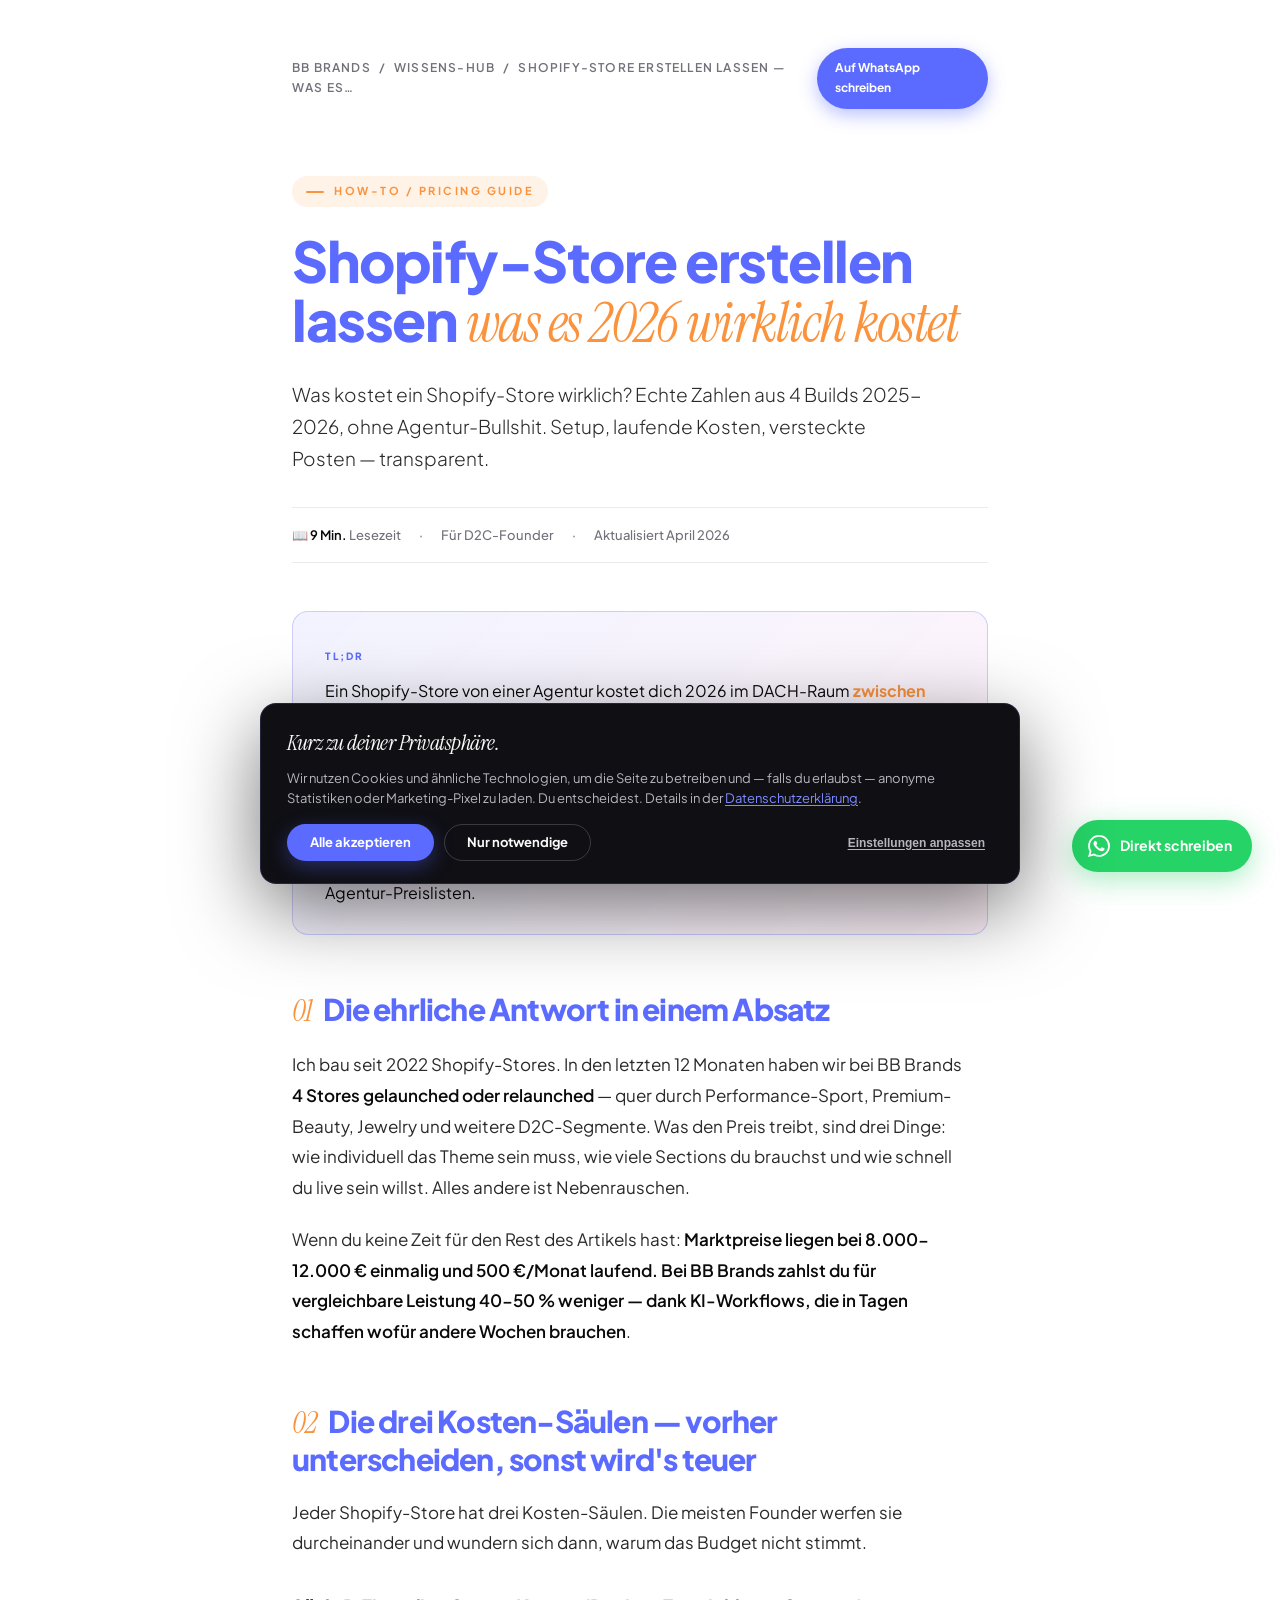
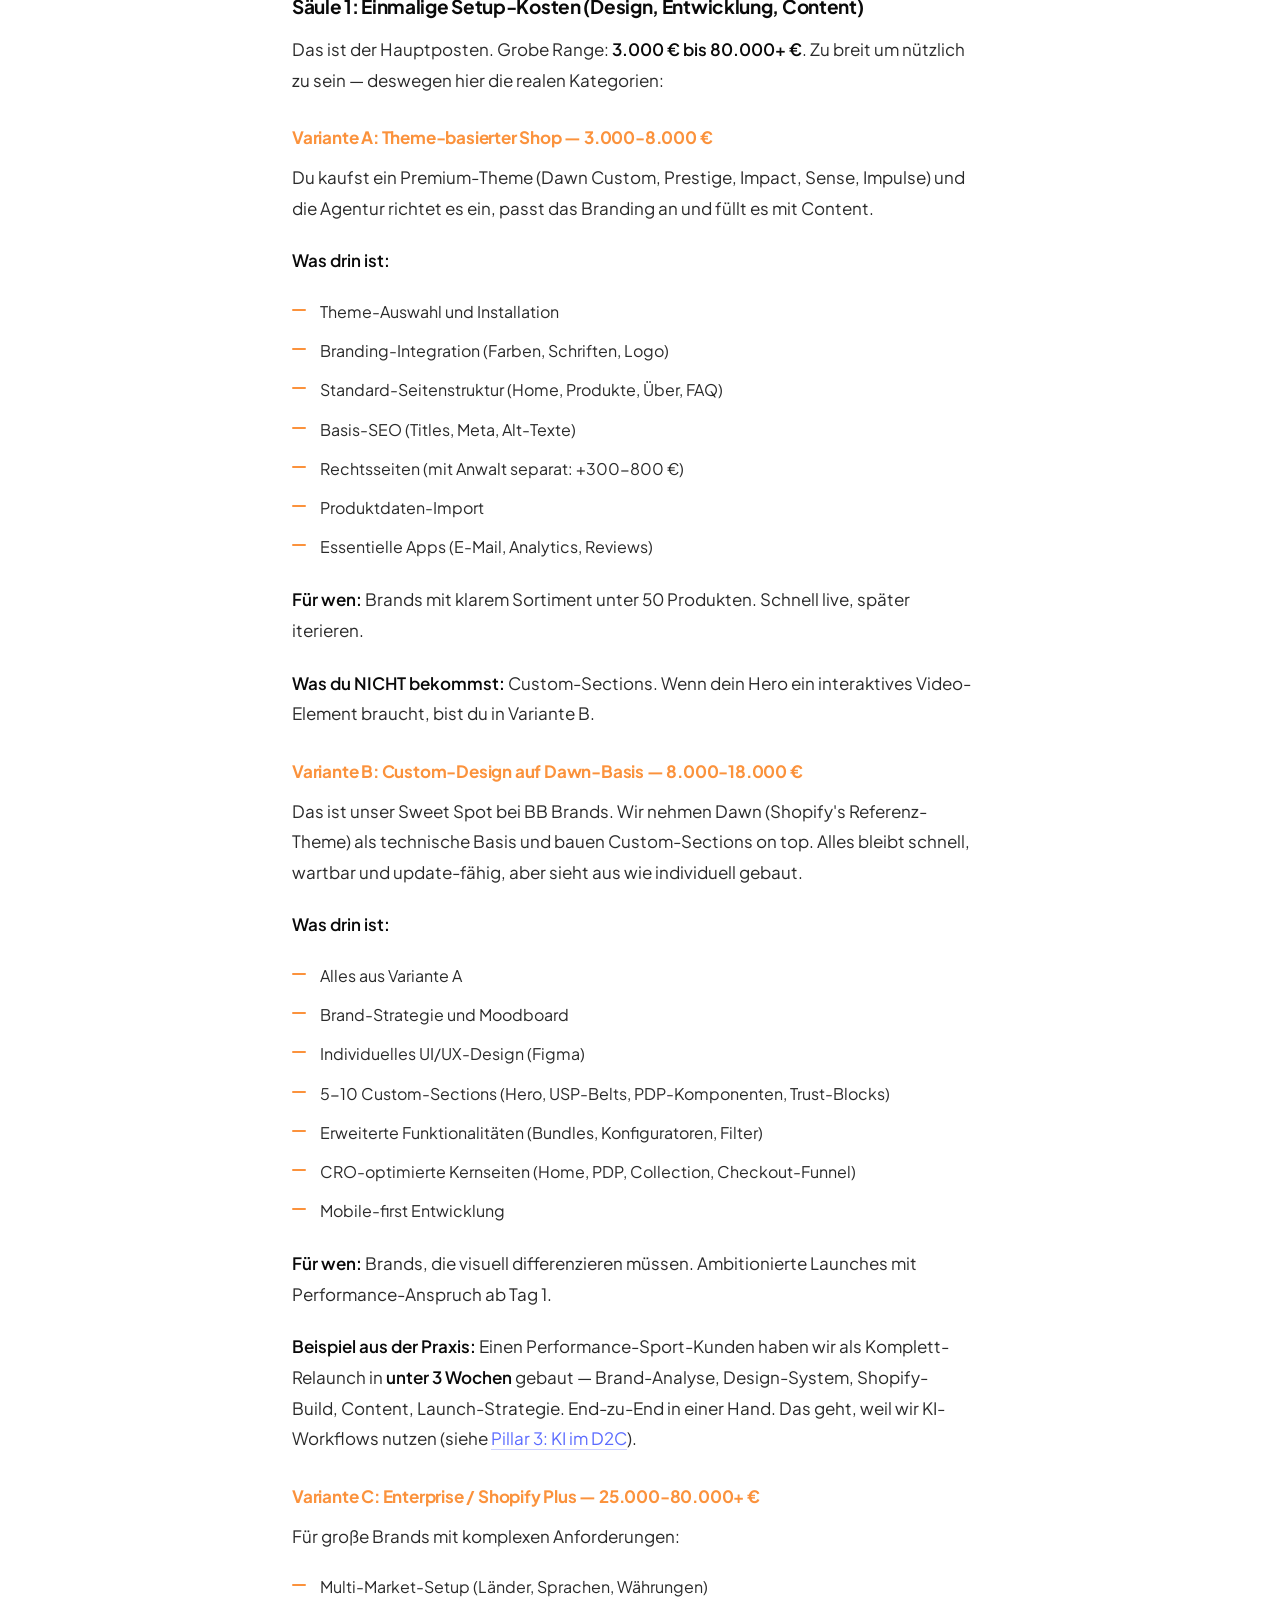
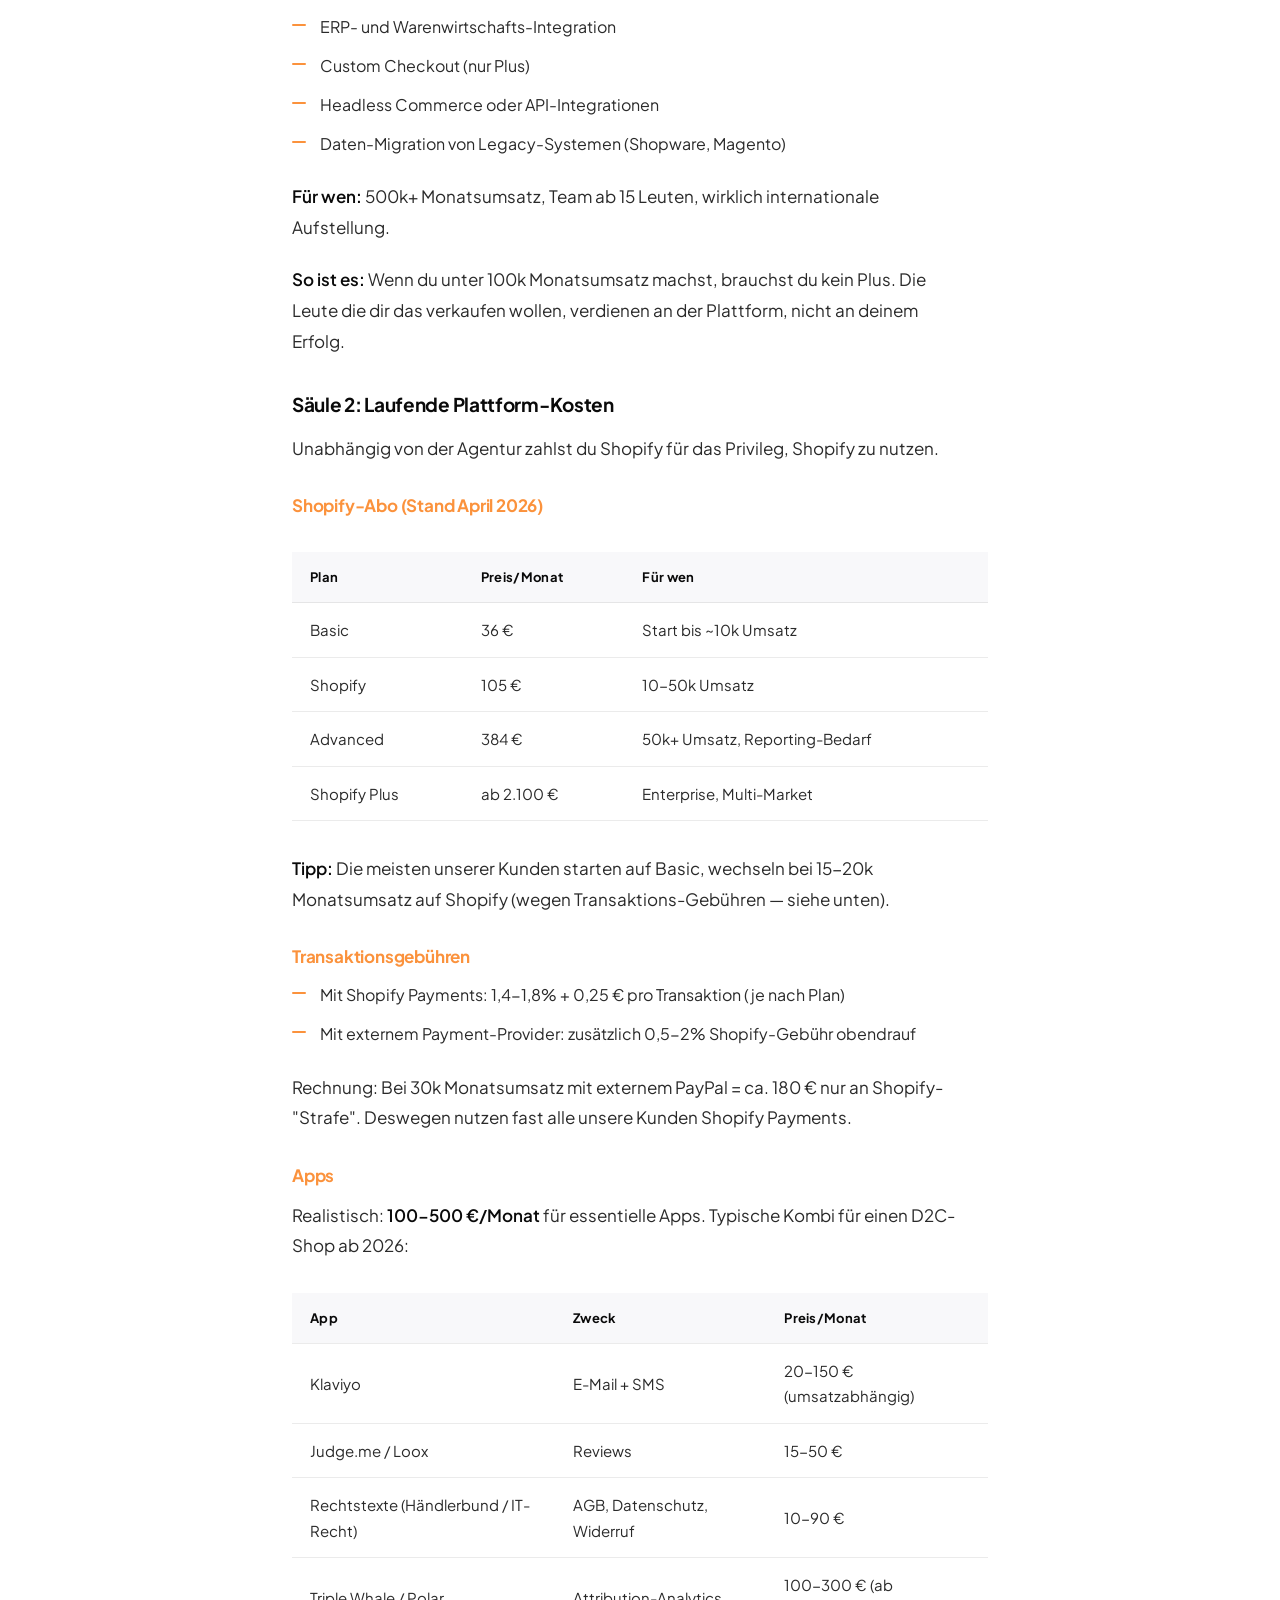
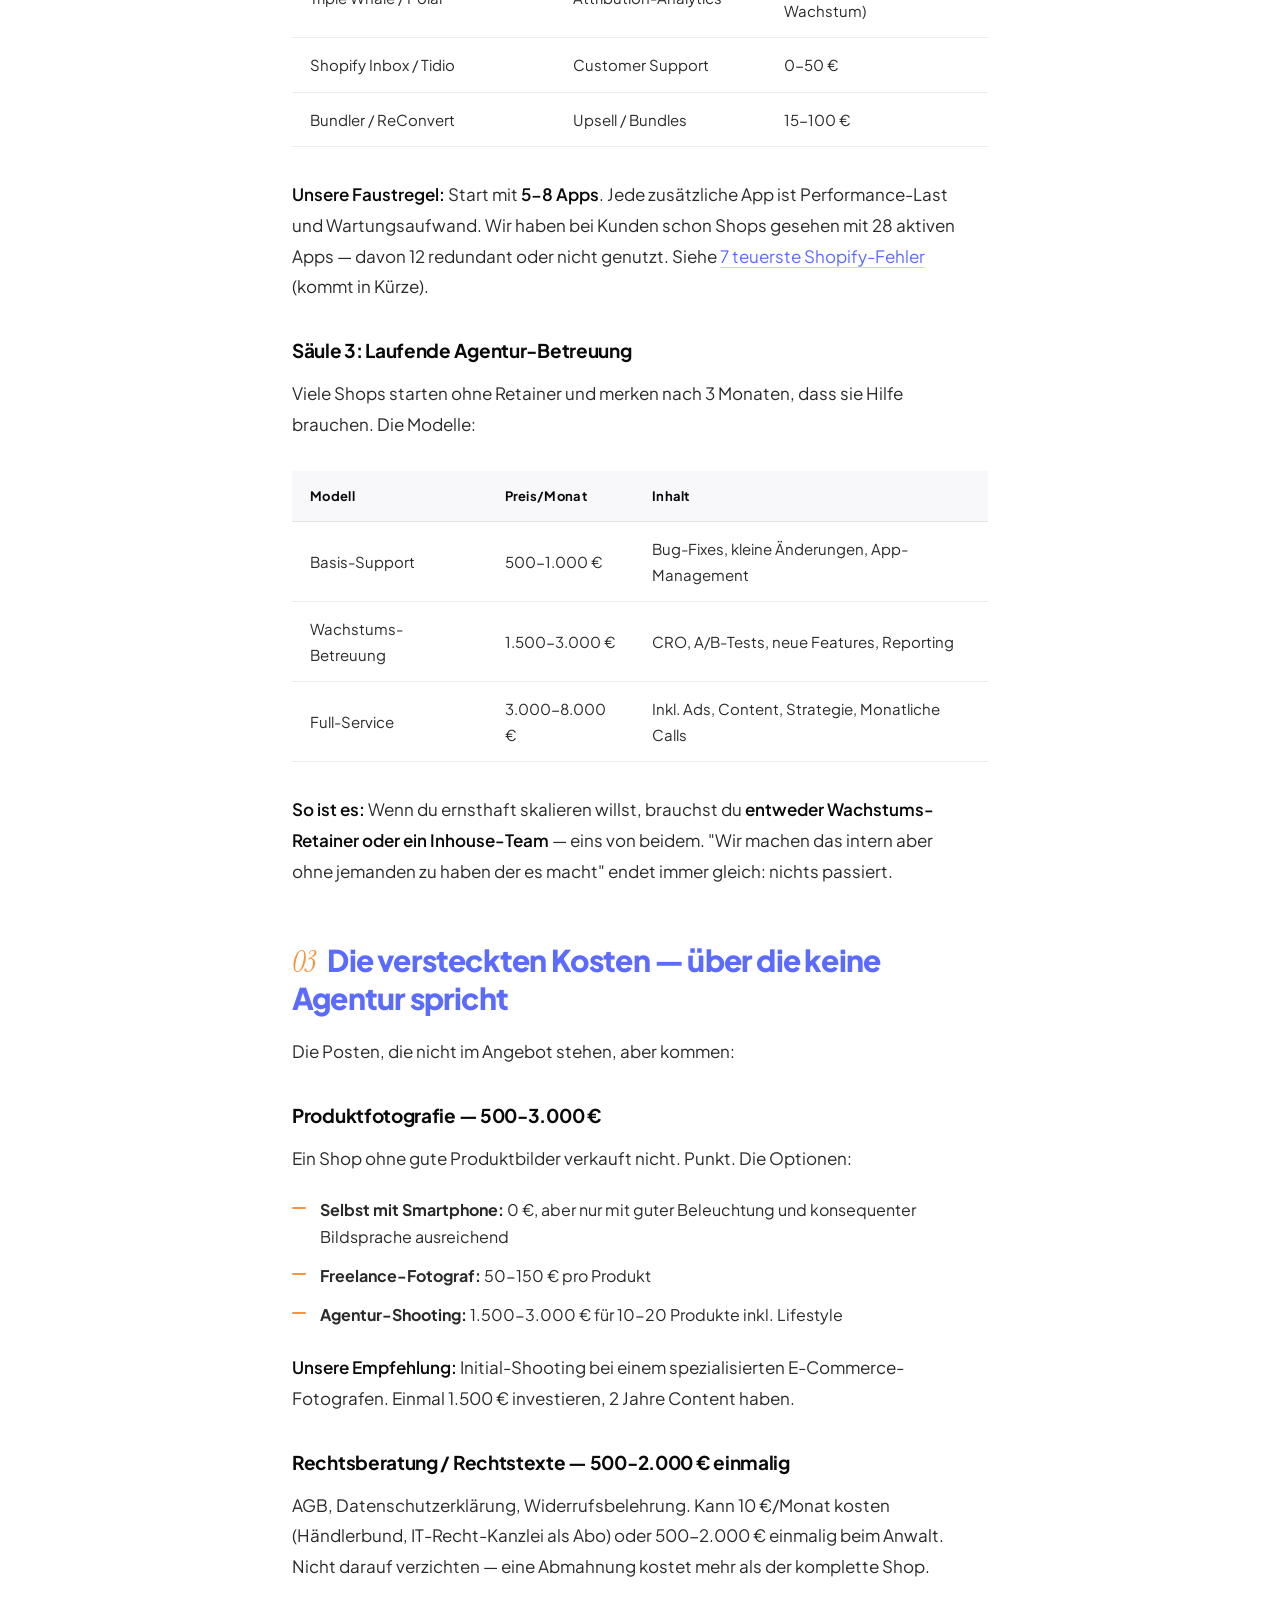
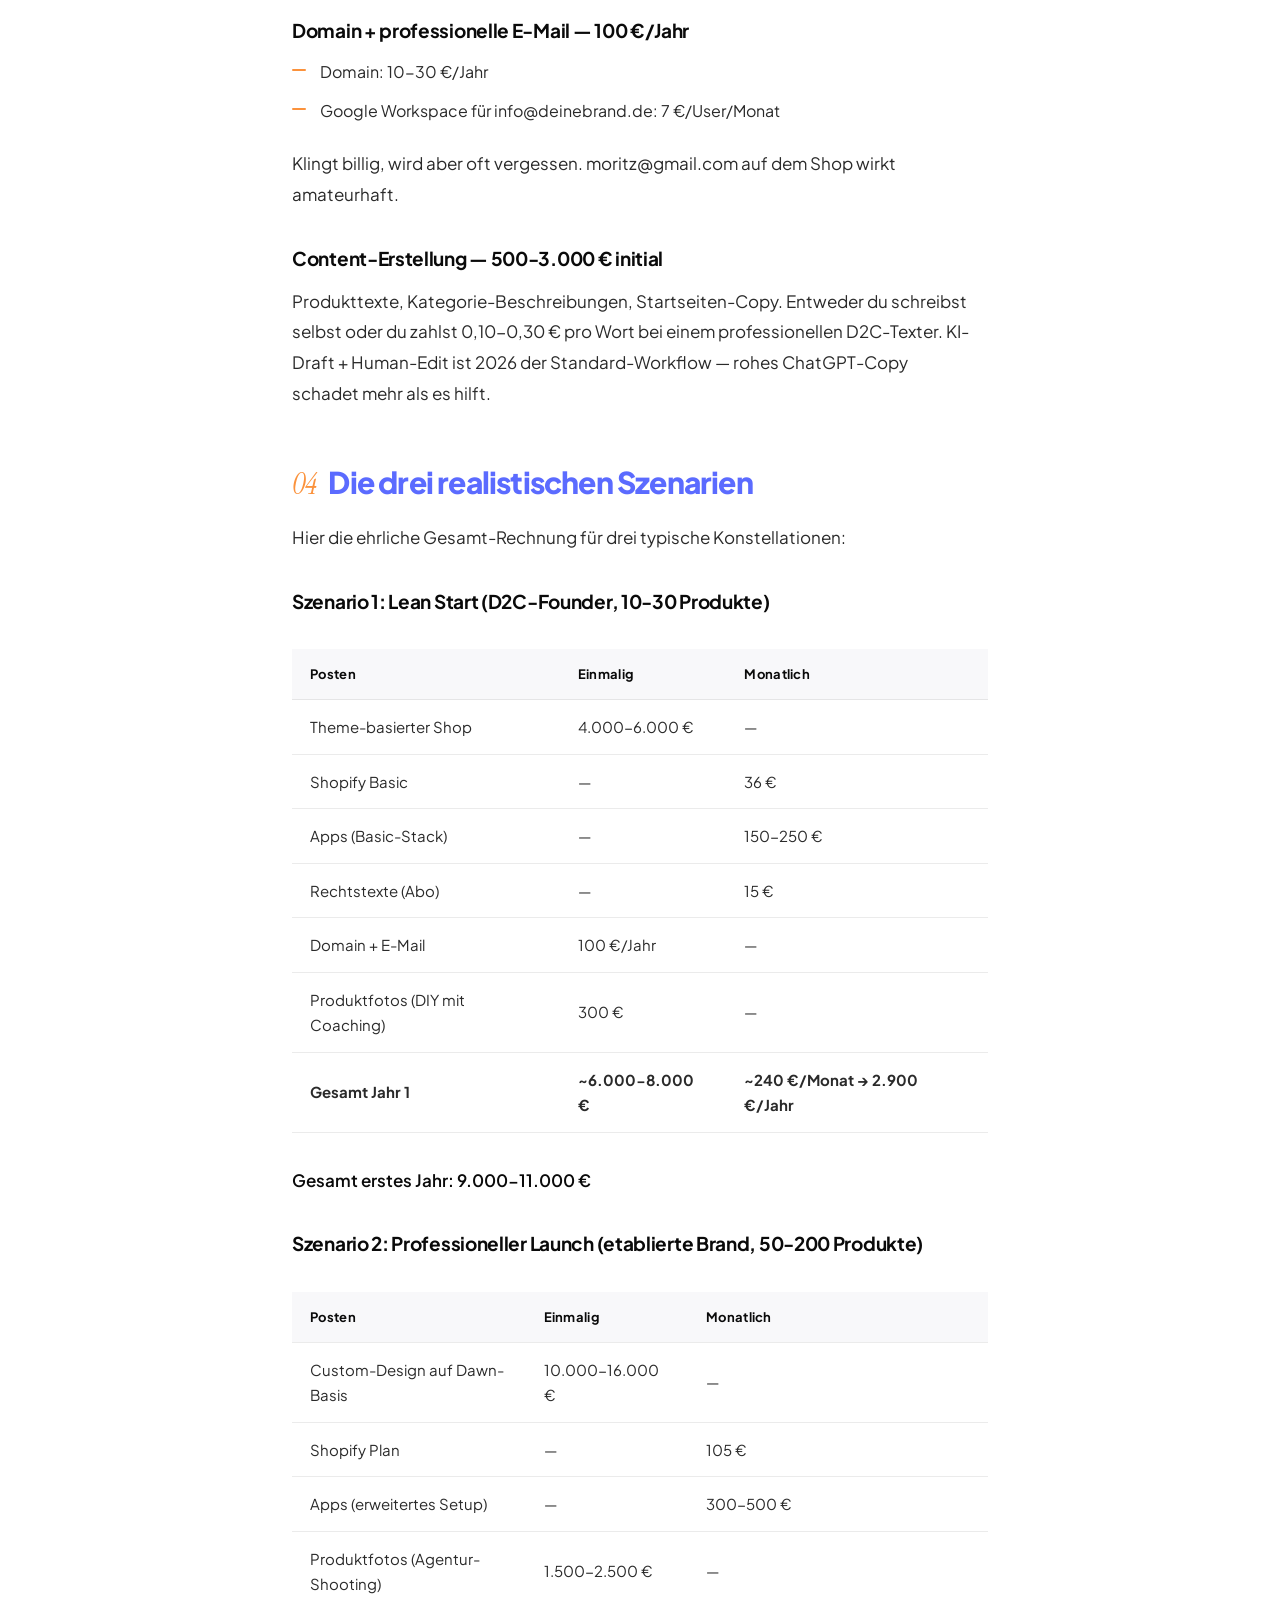
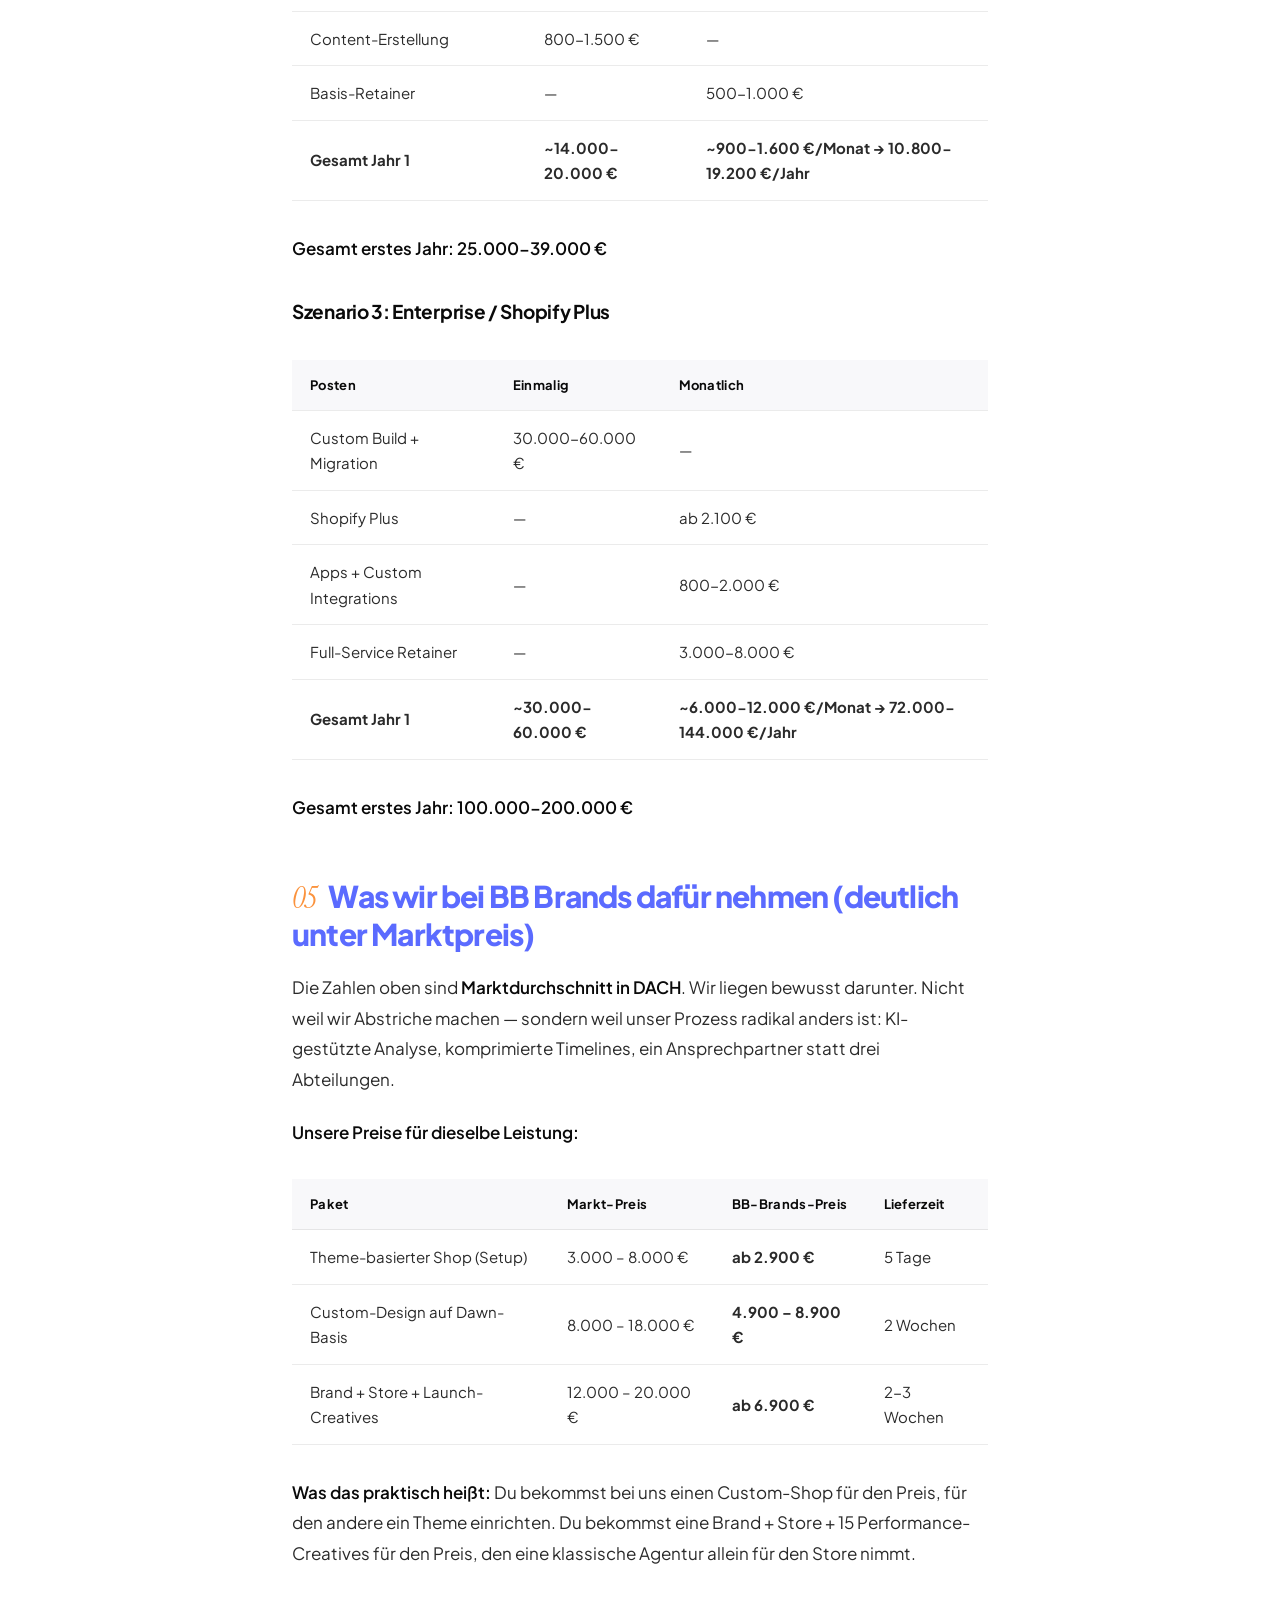
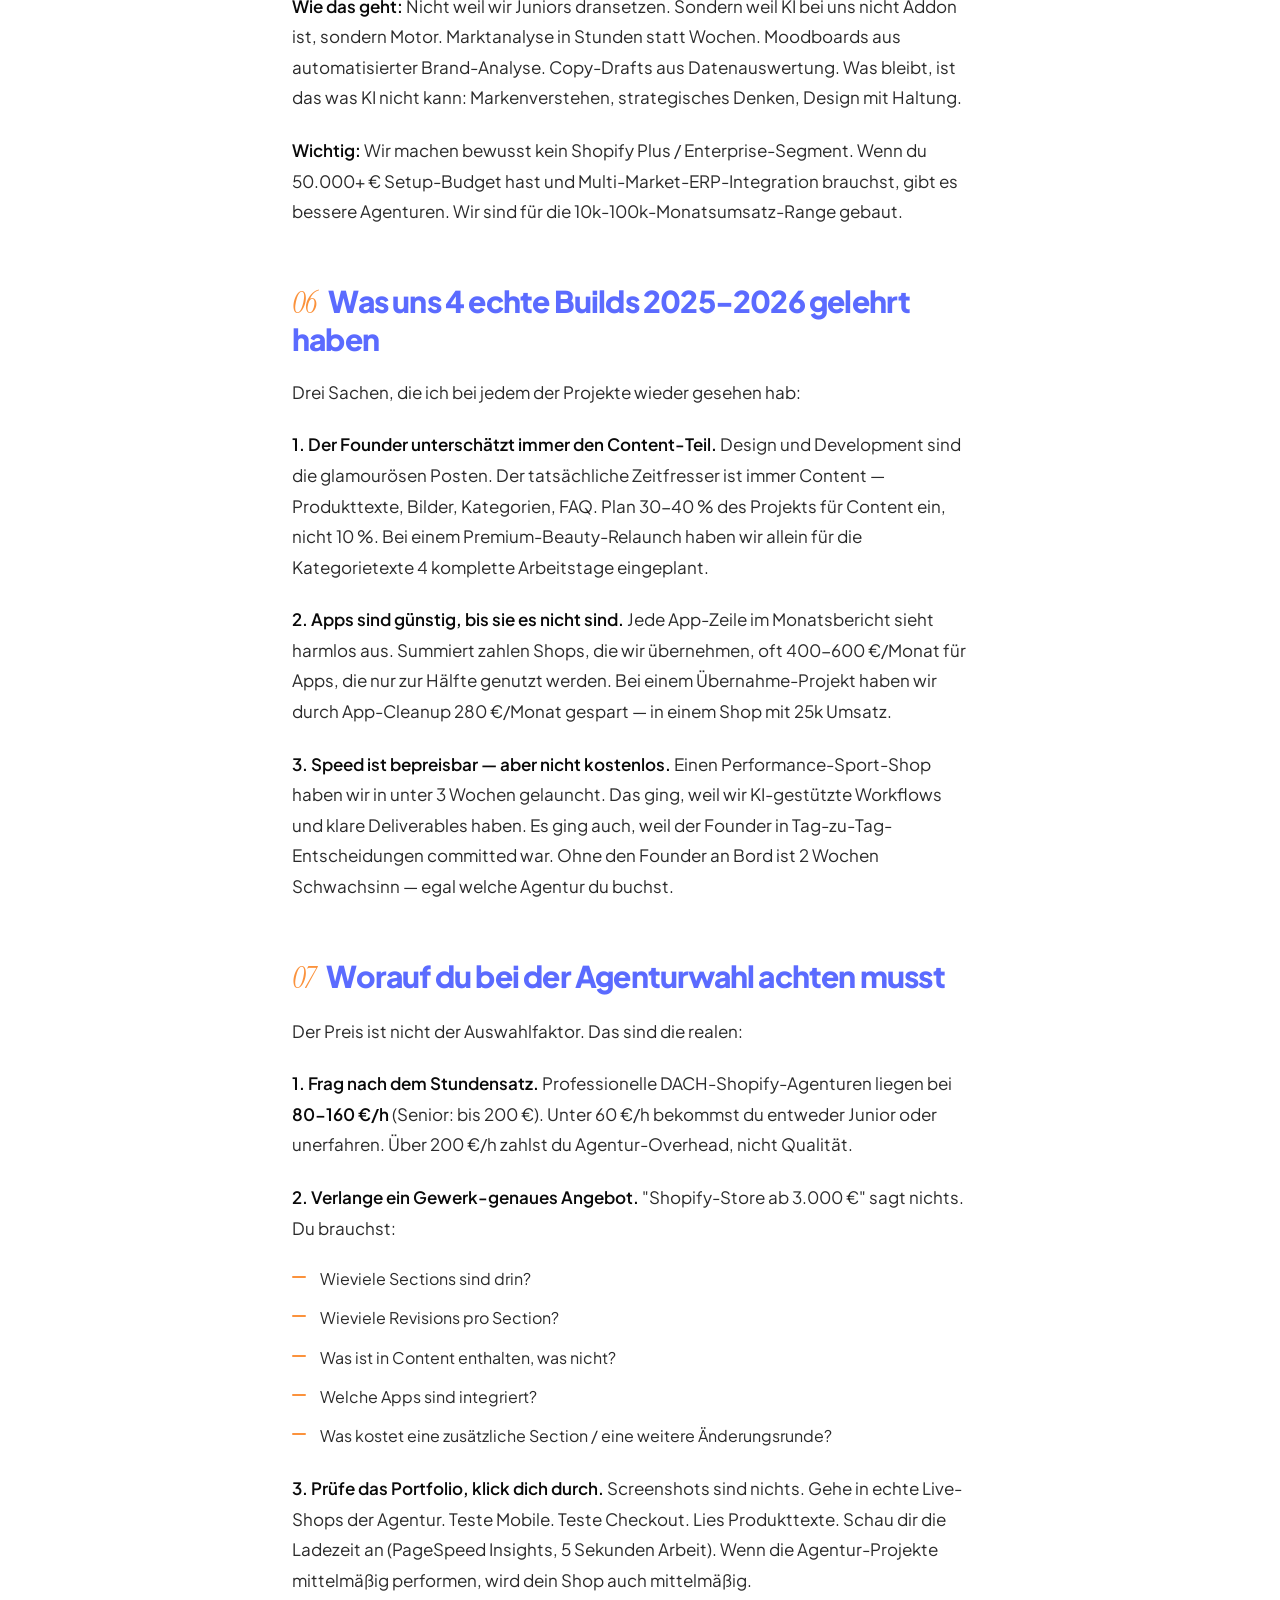
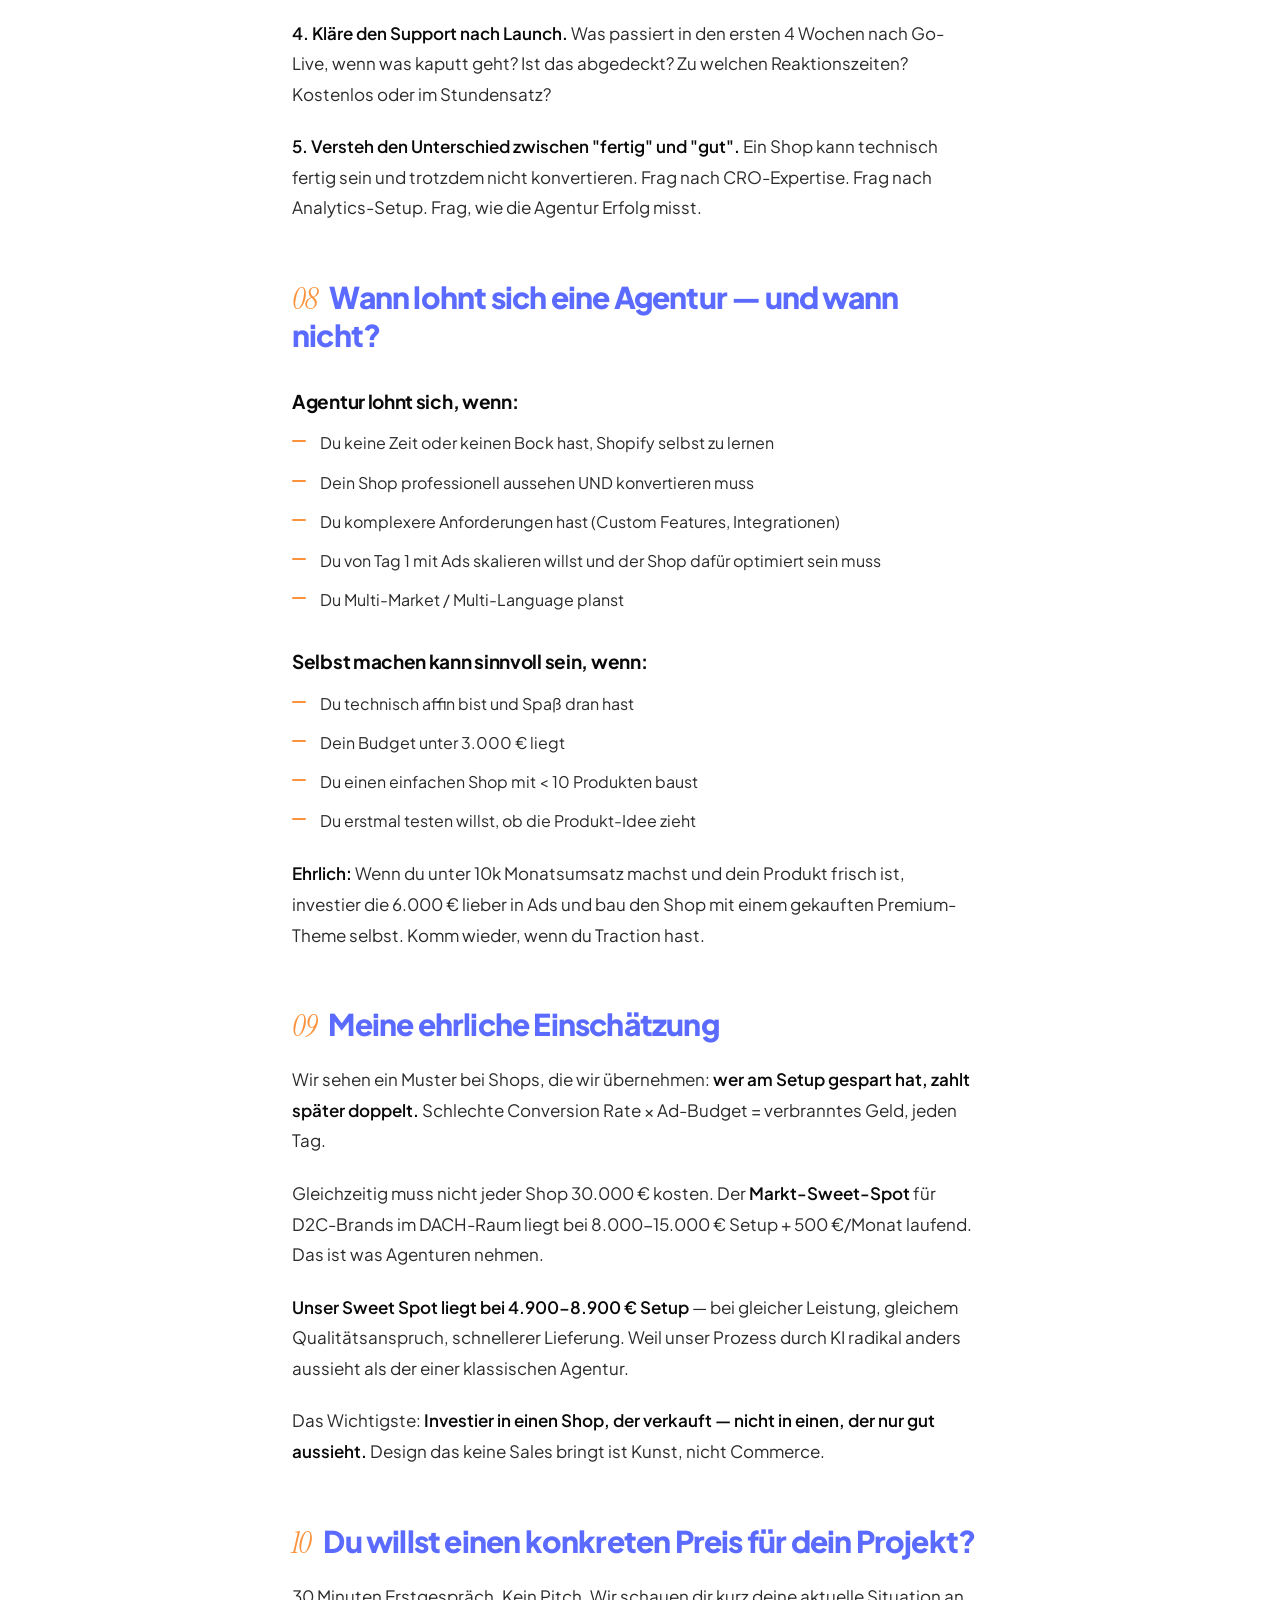
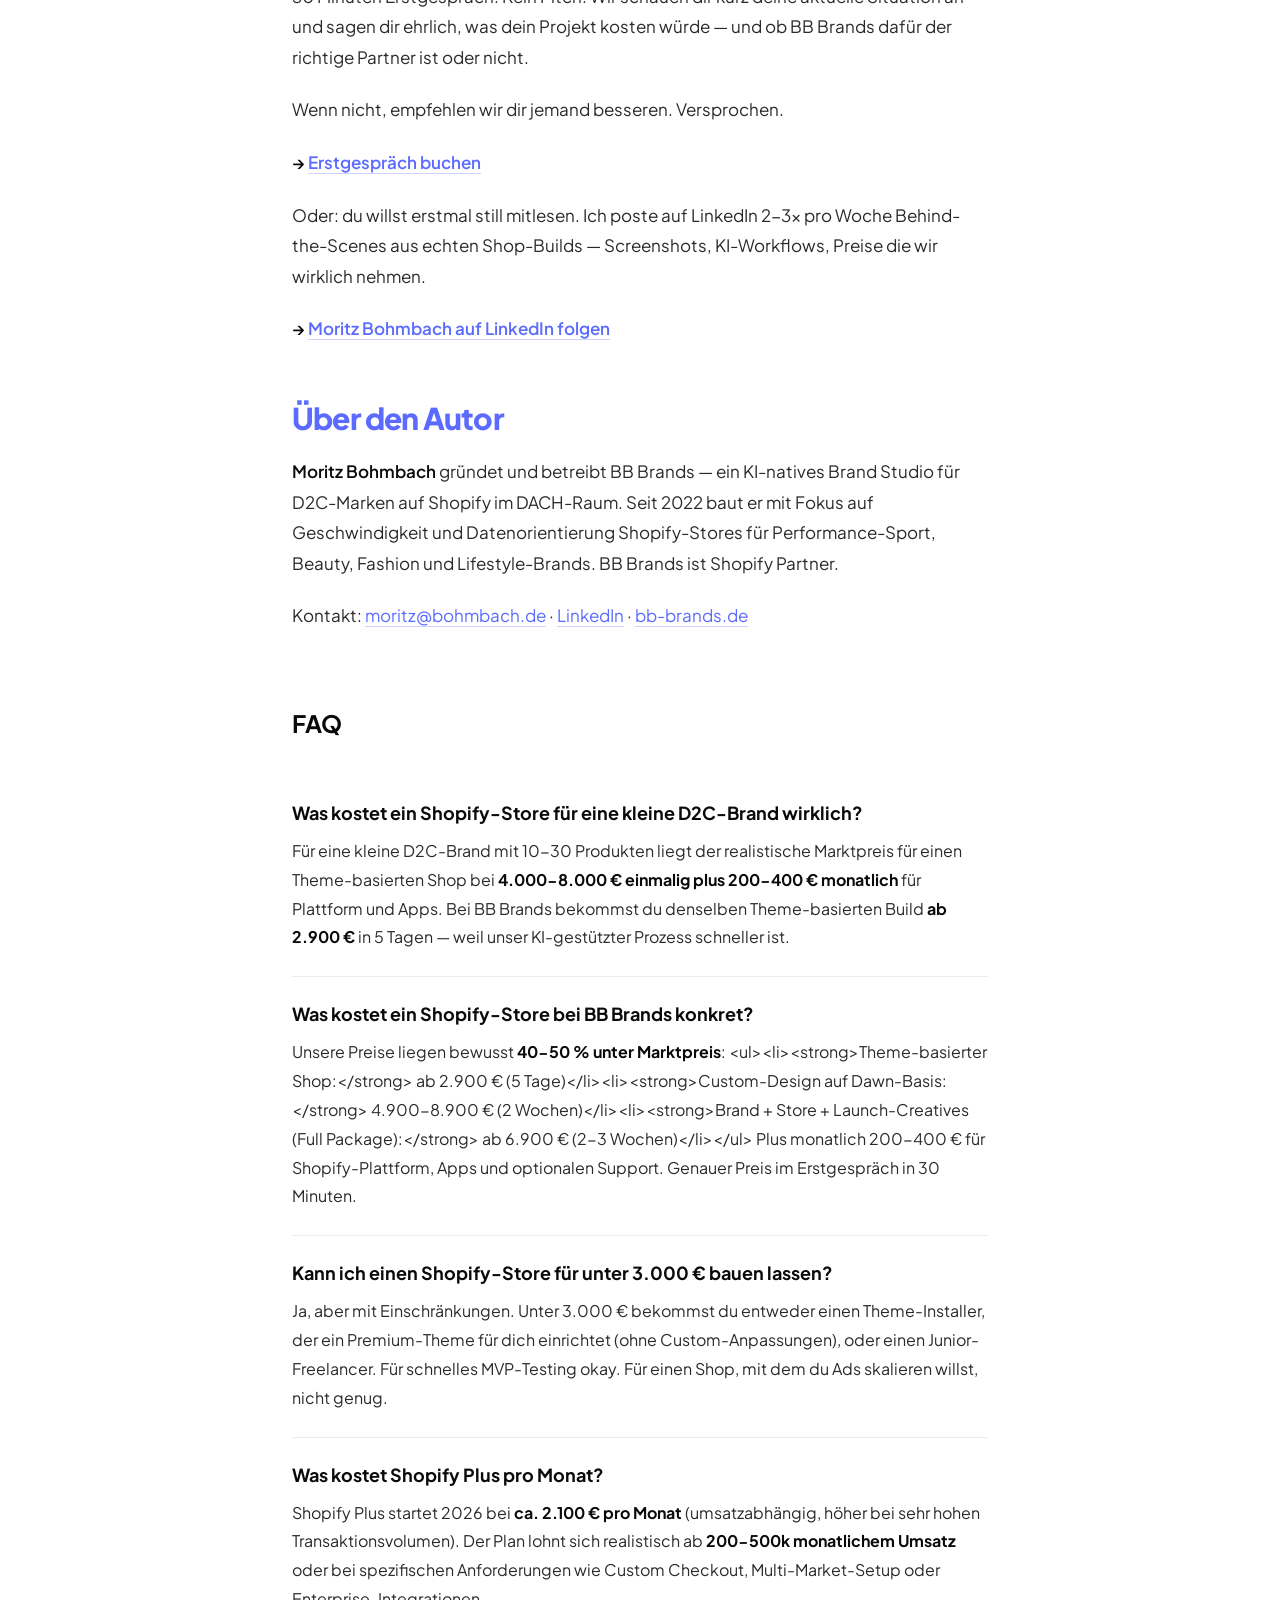
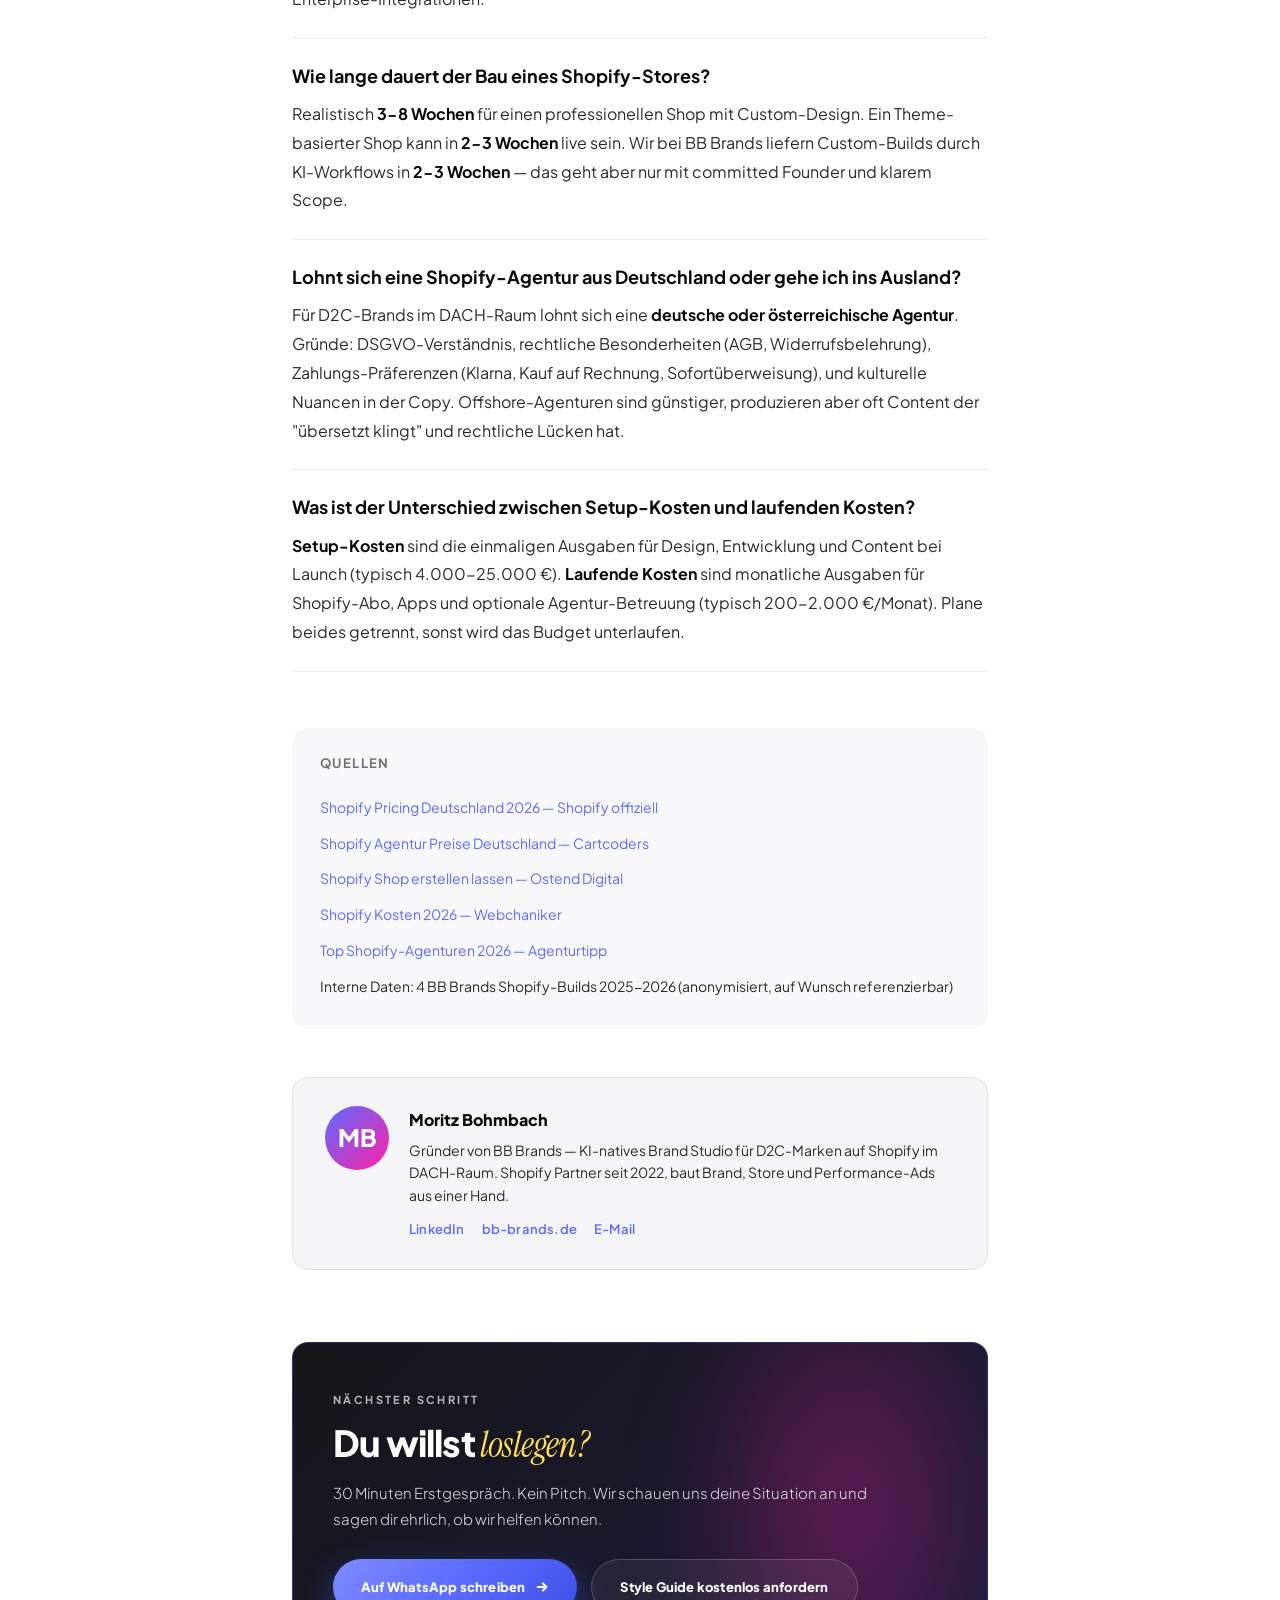
<file: wissen-shopify-store-erstellen-lassen-kosten.html>
<!DOCTYPE html>
<html lang="de">
<head>
    <meta charset="UTF-8">
    <meta name="viewport" content="width=device-width, initial-scale=1.0">
    <title>Shopify-Store erstellen lassen: Was kostet er 2026? Ehrliche Rechnung</title>
    <meta name="description" content="Was kostet ein Shopify-Store wirklich? Echte Zahlen aus 4 Builds 2025-2026, ohne Agentur-Bullshit. Setup, laufende Kosten, versteckte Posten — transparent.">
    <meta name="robots" content="index, follow, max-image-preview:large">
    <meta name="author" content="Moritz Bohmbach">
    <link rel="canonical" href="https://bb-brands.de/wissen-shopify-store-erstellen-lassen-kosten">

    <!-- Open Graph -->
    <meta property="og:type" content="article">
    <meta property="og:title" content="Shopify-Store erstellen lassen: Was kostet er 2026? Ehrliche Rechnung">
    <meta property="og:description" content="Was kostet ein Shopify-Store wirklich? Echte Zahlen aus 4 Builds 2025-2026, ohne Agentur-Bullshit. Setup, laufende Kosten, versteckte Posten — transparent.">
    <meta property="og:url" content="https://bb-brands.de/wissen-shopify-store-erstellen-lassen-kosten">
    <meta property="og:site_name" content="BB Brands">
    <meta property="og:locale" content="de_DE">
    <meta property="article:author" content="Moritz Bohmbach">
    <meta property="article:published_time" content="2026-04-16T06:00:00+02:00">
    <meta property="article:modified_time" content="2026-04-16T06:00:00+02:00">
    <meta property="article:section" content="shopify-store-bauen-lassen">
        <meta property="article:tag" content="Shopify Store erstellen lassen Kosten">
    <meta property="article:tag" content="Shopify Agentur Deutschland">
    <meta property="article:tag" content="Shopify Shop erstellen lassen">
    <meta property="article:tag" content="Shopify Kosten">

    <!-- Twitter Card -->
    <meta name="twitter:card" content="summary_large_image">
    <meta name="twitter:title" content="Shopify-Store erstellen lassen: Was kostet er 2026? Ehrliche Rechnung">
    <meta name="twitter:description" content="Was kostet ein Shopify-Store wirklich? Echte Zahlen aus 4 Builds 2025-2026, ohne Agentur-Bullshit. Setup, laufende Kosten, versteckte Posten — transparent.">

    <link rel="preconnect" href="https://fonts.googleapis.com">
    <link rel="preconnect" href="https://fonts.gstatic.com" crossorigin>
    <link href="https://fonts.googleapis.com/css2?family=Plus+Jakarta+Sans:wght@300;400;500;600;700;800&display=swap" rel="stylesheet">
    <link href="https://fonts.googleapis.com/css2?family=Instrument+Serif:ital@0;1&display=swap" rel="stylesheet">

    <!-- JSON-LD Schema (Article + FAQPage + Person + BreadcrumbList) -->
    <script type="application/ld+json">
{
    "@context": "https://schema.org",
    "@graph": [
        {
            "@type": "Article",
            "@id": "https://bb-brands.de/wissen-shopify-store-erstellen-lassen-kosten#article",
            "headline": "Shopify-Store erstellen lassen — was es 2026 wirklich kostet",
            "description": "Was kostet ein Shopify-Store wirklich? Echte Zahlen aus 4 Builds 2025-2026, ohne Agentur-Bullshit. Setup, laufende Kosten, versteckte Posten — transparent.",
            "url": "https://bb-brands.de/wissen-shopify-store-erstellen-lassen-kosten",
            "datePublished": "2026-04-16T06:00:00+02:00",
            "dateModified": "2026-04-16T06:00:00+02:00",
            "author": {
                "@id": "https://bb-brands.de/#moritz"
            },
            "publisher": {
                "@id": "https://bb-brands.de/#organization"
            },
            "mainEntityOfPage": {
                "@type": "WebPage",
                "@id": "https://bb-brands.de/wissen-shopify-store-erstellen-lassen-kosten"
            },
            "inLanguage": "de-DE",
            "keywords": "Shopify Store erstellen lassen Kosten, Shopify Agentur Deutschland, Shopify Shop erstellen lassen, Shopify Kosten"
        },
        {
            "@type": "Person",
            "@id": "https://bb-brands.de/#moritz",
            "name": "Moritz Bohmbach",
            "jobTitle": "Gründer, BB Brands",
            "url": "https://bb-brands.de",
            "email": "info@bb-brands.de",
            "sameAs": [
                "https://www.linkedin.com/in/moritzbohmbach"
            ],
            "worksFor": {
                "@id": "https://bb-brands.de/#organization"
            }
        },
        {
            "@type": "Organization",
            "@id": "https://bb-brands.de/#organization",
            "name": "BB Brands",
            "url": "https://bb-brands.de",
            "description": "KI-natives Brand Studio für D2C-Marken auf Shopify im DACH-Raum.",
            "founder": {
                "@id": "https://bb-brands.de/#moritz"
            },
            "areaServed": [
                {
                    "@type": "Country",
                    "name": "Germany"
                },
                {
                    "@type": "Country",
                    "name": "Austria"
                },
                {
                    "@type": "Country",
                    "name": "Switzerland"
                }
            ]
        },
        {
            "@type": "BreadcrumbList",
            "@id": "https://bb-brands.de/wissen-shopify-store-erstellen-lassen-kosten#breadcrumb",
            "itemListElement": [
                {
                    "@type": "ListItem",
                    "position": 1,
                    "name": "BB Brands",
                    "item": "https://bb-brands.de/"
                },
                {
                    "@type": "ListItem",
                    "position": 2,
                    "name": "Wissens-Hub",
                    "item": "https://bb-brands.de/wissen"
                },
                {
                    "@type": "ListItem",
                    "position": 3,
                    "name": "Shopify-Store erstellen lassen — was es 2026 wirklich kostet"
                }
            ]
        },
        {
            "@type": "FAQPage",
            "@id": "https://bb-brands.de/wissen-shopify-store-erstellen-lassen-kosten#faq",
            "mainEntity": [
                {
                    "@type": "Question",
                    "name": "Was kostet ein Shopify-Store für eine kleine D2C-Brand wirklich?",
                    "acceptedAnswer": {
                        "@type": "Answer",
                        "text": "Für eine kleine D2C-Brand mit 10-30 Produkten liegt der realistische Marktpreis für einen Theme-basierten Shop bei **4.000-8.000 € einmalig plus 200-400 € monatlich** für Plattform und Apps. Bei BB Brands bekommst du denselben Theme-basierten Build **ab 2.900 €** in 5 Tagen — weil unser KI-gestützter Prozess schneller ist."
                    }
                },
                {
                    "@type": "Question",
                    "name": "Was kostet ein Shopify-Store bei BB Brands konkret?",
                    "acceptedAnswer": {
                        "@type": "Answer",
                        "text": "Unsere Preise liegen bewusst **40-50 % unter Marktpreis**: <ul><li><strong>Theme-basierter Shop:</strong> ab 2.900 € (5 Tage)</li><li><strong>Custom-Design auf Dawn-Basis:</strong> 4.900-8.900 € (2 Wochen)</li><li><strong>Brand + Store + Launch-Creatives (Full Package):</strong> ab 6.900 € (2-3 Wochen)</li></ul> Plus monatlich 200-400 € für Shopify-Plattform, Apps und optionalen Support. Genauer Preis im Erstgespräch in 30 Minuten."
                    }
                },
                {
                    "@type": "Question",
                    "name": "Kann ich einen Shopify-Store für unter 3.000 € bauen lassen?",
                    "acceptedAnswer": {
                        "@type": "Answer",
                        "text": "Ja, aber mit Einschränkungen. Unter 3.000 € bekommst du entweder einen Theme-Installer, der ein Premium-Theme für dich einrichtet (ohne Custom-Anpassungen), oder einen Junior-Freelancer. Für schnelles MVP-Testing okay. Für einen Shop, mit dem du Ads skalieren willst, nicht genug."
                    }
                },
                {
                    "@type": "Question",
                    "name": "Was kostet Shopify Plus pro Monat?",
                    "acceptedAnswer": {
                        "@type": "Answer",
                        "text": "Shopify Plus startet 2026 bei **ca. 2.100 € pro Monat** (umsatzabhängig, höher bei sehr hohen Transaktionsvolumen). Der Plan lohnt sich realistisch ab **200-500k monatlichem Umsatz** oder bei spezifischen Anforderungen wie Custom Checkout, Multi-Market-Setup oder Enterprise-Integrationen."
                    }
                },
                {
                    "@type": "Question",
                    "name": "Wie lange dauert der Bau eines Shopify-Stores?",
                    "acceptedAnswer": {
                        "@type": "Answer",
                        "text": "Realistisch **3-8 Wochen** für einen professionellen Shop mit Custom-Design. Ein Theme-basierter Shop kann in **2-3 Wochen** live sein. Wir bei BB Brands liefern Custom-Builds durch KI-Workflows in **2-3 Wochen** — das geht aber nur mit committed Founder und klarem Scope."
                    }
                },
                {
                    "@type": "Question",
                    "name": "Lohnt sich eine Shopify-Agentur aus Deutschland oder gehe ich ins Ausland?",
                    "acceptedAnswer": {
                        "@type": "Answer",
                        "text": "Für D2C-Brands im DACH-Raum lohnt sich eine **deutsche oder österreichische Agentur**. Gründe: DSGVO-Verständnis, rechtliche Besonderheiten (AGB, Widerrufsbelehrung), Zahlungs-Präferenzen (Klarna, Kauf auf Rechnung, Sofortüberweisung), und kulturelle Nuancen in der Copy. Offshore-Agenturen sind günstiger, produzieren aber oft Content der \"übersetzt klingt\" und rechtliche Lücken hat."
                    }
                },
                {
                    "@type": "Question",
                    "name": "Was ist der Unterschied zwischen Setup-Kosten und laufenden Kosten?",
                    "acceptedAnswer": {
                        "@type": "Answer",
                        "text": "**Setup-Kosten** sind die einmaligen Ausgaben für Design, Entwicklung und Content bei Launch (typisch 4.000-25.000 €). **Laufende Kosten** sind monatliche Ausgaben für Shopify-Abo, Apps und optionale Agentur-Betreuung (typisch 200-2.000 €/Monat). Plane beides getrennt, sonst wird das Budget unterlaufen."
                    }
                }
            ]
        }
    ]
}
    </script>

    <style>
        *, *::before, *::after { margin: 0; padding: 0; box-sizing: border-box; }
        :root {
            /* LIGHT THEME for longform reading
             * Dark accent zones (Top-Bar-CTA, Bottom-CTA) keep their brand colors
             * because they use hardcoded values or --primary, not --bg. */
            --bg: #FFFFFF; --bg-surface: #F8F8FA;
            --bg-card: #F5F5F7;
            --primary: #5B6BFF; --primary-dark: #3D4FE6;
            --accent: #FF21A6; --accent-text: #FB923C;
            --text-primary: #0A0A0A; --text-body: #2A2A2A;
            --text-muted: #71717A;
            --border: rgba(0,0,0,0.08); --border-strong: rgba(91,107,255,0.28);
            --radius: 16px; --radius-pill: 100px;
            --font-display: 'Plus Jakarta Sans', -apple-system, sans-serif;
            --font-body: 'Plus Jakarta Sans', -apple-system, sans-serif;
            --font-serif: 'Instrument Serif', Georgia, serif;
        }
        html { scroll-behavior: smooth; -webkit-font-smoothing: antialiased; }
        body { font-family: var(--font-body); background: var(--bg); color: var(--text-primary); font-size: 16px; line-height: 1.7; }
        a { color: inherit; text-decoration: none; }

        .page { max-width: 760px; margin: 0 auto; padding: 48px 32px 120px; }

        .top-bar { display: flex; align-items: center; justify-content: space-between; margin-bottom: 64px; }
        .crumbs { font-size: 12px; letter-spacing: 1.2px; text-transform: uppercase; color: var(--text-muted); font-weight: 600; }
        .crumbs a { transition: color .2s; }
        .crumbs a:hover { color: var(--accent); }
        .crumbs span { margin: 0 8px; }
        .top-bar-cta {
            display: inline-flex; align-items: center; gap: 8px;
            padding: 10px 18px; background: var(--primary); color: #fff;
            border-radius: var(--radius-pill); font-weight: 700; font-size: 12px;
            transition: all .25s; box-shadow: 0 6px 18px rgba(91,107,255,.42);
        }
        .top-bar-cta:hover { background: var(--accent); transform: translateY(-1px); }

        .article-header { margin-bottom: 48px; }
        .eyebrow {
            display: inline-flex; align-items: center; gap: 10px;
            font-size: 11px; font-weight: 700; letter-spacing: 2.5px;
            text-transform: uppercase; color: var(--accent-text);
            padding: 6px 14px; border-radius: var(--radius-pill);
            background: rgba(251,146,60,.12); margin-bottom: 24px;
        }
        .eyebrow::before { content: ''; width: 18px; height: 2px; background: var(--accent-text); border-radius: 2px; }

        h1 {
            font-family: var(--font-display); font-size: clamp(34px, 5vw, 56px);
            font-weight: 800; letter-spacing: -1.5px; line-height: 1.06;
            color: var(--primary); margin-bottom: 24px;
        }
        h1 .accent { font-family: var(--font-serif); font-style: italic; font-weight: 400; color: var(--accent-text); }

        .lead {
            font-size: 19px; font-weight: 300; color: var(--text-body);
            line-height: 1.7; margin-bottom: 32px; max-width: 640px;
        }

        .meta {
            display: flex; gap: 18px; flex-wrap: wrap; align-items: center;
            padding: 16px 0; border-top: 1px solid var(--border);
            border-bottom: 1px solid var(--border);
            font-size: 13px; color: var(--text-muted); font-weight: 500;
        }
        .meta strong { color: var(--text-primary); font-weight: 600; }

        /* TL;DR box (neu) - GEO-extraction-friendly */
        .tldr {
            margin: 40px 0 48px;
            padding: 28px 32px;
            background: linear-gradient(135deg, rgba(91,107,255,.08) 0%, rgba(255,33,166,.05) 100%);
            border: 1px solid var(--border-strong);
            border-radius: var(--radius);
            position: relative;
        }
        .tldr-label {
            display: inline-block;
            font-size: 10px; font-weight: 800; letter-spacing: 2px;
            text-transform: uppercase; color: var(--primary);
            margin-bottom: 12px;
        }
        .tldr p {
            font-size: 16px; line-height: 1.7; color: var(--text-primary);
            margin-bottom: 12px; font-weight: 400;
        }
        .tldr p:last-child { margin-bottom: 0; }
        .tldr strong { color: var(--accent-text); font-weight: 700; }

        article p { font-size: 17px; line-height: 1.8; color: var(--text-body); margin-bottom: 22px; max-width: 680px; }
        article p strong { color: var(--text-primary); font-weight: 600; }

        article h2 {
            font-family: var(--font-display); font-size: 30px; font-weight: 800;
            letter-spacing: -.8px; color: var(--primary);
            margin: 56px 0 20px; line-height: 1.2;
        }
        article h2 .num {
            display: inline-block; font-family: var(--font-serif); font-style: italic;
            color: var(--accent-text); font-weight: 400; margin-right: 12px;
        }
        article h3 {
            font-family: var(--font-display); font-size: 19px; font-weight: 700;
            letter-spacing: -.3px; color: var(--text-primary);
            margin: 32px 0 12px;
        }

        article ul { margin: 0 0 24px 0; padding: 0; list-style: none; max-width: 680px; }
        article ul li {
            position: relative; padding-left: 28px; margin-bottom: 12px;
            font-size: 16px; color: var(--text-body); line-height: 1.7;
        }
        article ul li::before {
            content: ''; position: absolute; left: 0; top: 11px;
            width: 14px; height: 2px; background: var(--accent-text); border-radius: 2px;
        }

        article ol { margin: 0 0 24px 28px; max-width: 680px; color: var(--text-body); }
        article ol li { margin-bottom: 12px; font-size: 16px; line-height: 1.7; padding-left: 6px; }

        /* Tables (neu für Price-Guides, Compare-Articles) */
        article table {
            width: 100%; border-collapse: collapse; margin: 32px 0;
            font-size: 15px;
        }
        article table th, article table td {
            padding: 14px 18px; text-align: left;
            border-bottom: 1px solid var(--border);
        }
        article table th {
            background: var(--bg-surface);
            font-weight: 700; color: var(--text-primary);
            font-size: 13px; letter-spacing: .3px;
        }
        article table td { color: var(--text-body); }
        article table tr:hover td { background: rgba(91,107,255,.04); }

        .callout {
            margin: 32px 0; padding: 24px 28px;
            background: var(--bg-surface); border-left: 3px solid var(--accent-text);
            border-radius: 0 var(--radius) var(--radius) 0;
        }
        .callout p { margin: 0; font-size: 15px; line-height: 1.7; color: var(--text-primary); }
        .callout p strong { color: var(--primary); }

        .phase {
            margin: 40px 0; padding: 32px 32px 28px;
            background: linear-gradient(135deg, rgba(91,107,255,.06) 0%, rgba(251,146,60,.04) 100%);
            border: 1px solid var(--border); border-radius: var(--radius);
        }
        .phase-tag {
            display: inline-block; font-size: 11px; font-weight: 700;
            letter-spacing: 1.6px; text-transform: uppercase; color: var(--primary);
            padding: 5px 12px; background: var(--bg-card); border-radius: var(--radius-pill);
            margin-bottom: 14px; border: 1px solid var(--border);
        }
        .phase h3 { margin: 0 0 16px; font-size: 22px; color: var(--primary); }
        .phase p:last-child { margin-bottom: 0; }

        /* FAQ Section (neu - für GEO/FAQPage-Schema) */
        .faq-section { margin: 72px 0 56px; }
        .faq-section > h2 {
            margin-bottom: 32px;
        }
        .faq-item {
            border-bottom: 1px solid var(--border);
            padding: 24px 0;
        }
        .faq-item:first-child { padding-top: 0; }
        .faq-question {
            font-family: var(--font-display);
            font-size: 18px; font-weight: 700;
            color: var(--text-primary);
            margin-bottom: 12px;
            line-height: 1.4;
        }
        .faq-answer {
            font-size: 16px; line-height: 1.8; color: var(--text-body);
        }
        .faq-answer strong { color: var(--text-primary); }

        /* Sources (neu - GEO-critical) */
        .sources {
            margin: 56px 0 32px;
            padding: 24px 28px;
            background: var(--bg-surface);
            border-radius: var(--radius);
            font-size: 14px;
        }
        .sources h3 {
            font-size: 13px; font-weight: 700; letter-spacing: 1.4px;
            text-transform: uppercase; color: var(--text-muted);
            margin-bottom: 16px;
        }
        .sources ul { margin: 0; padding: 0; list-style: none; }
        .sources ul li {
            padding: 6px 0;
            color: var(--text-body);
            padding-left: 0;
        }
        .sources ul li::before { display: none; }
        .sources ul li a {
            color: var(--primary);
            transition: color .2s;
        }
        .sources ul li a:hover { color: var(--accent); }

        /* Author box (neu - GEO Person-Entity) */
        .author-box {
            margin: 48px 0 32px;
            padding: 28px 32px;
            background: var(--bg-card);
            border: 1px solid var(--border);
            border-radius: var(--radius);
            display: flex;
            gap: 20px;
            align-items: flex-start;
        }
        .author-avatar {
            width: 64px; height: 64px; flex-shrink: 0;
            border-radius: 50%;
            background: linear-gradient(135deg, var(--primary) 0%, var(--accent) 100%);
            display: flex; align-items: center; justify-content: center;
            font-family: var(--font-display);
            font-weight: 800; font-size: 24px;
            color: #fff;
            letter-spacing: -.5px;
        }
        .author-info h4 {
            font-family: var(--font-display);
            font-size: 16px; font-weight: 800;
            color: var(--text-primary);
            margin-bottom: 6px;
        }
        .author-info p {
            font-size: 14px; line-height: 1.6;
            color: var(--text-body);
            margin: 0 0 8px;
            max-width: none;
        }
        .author-info a {
            font-size: 13px; font-weight: 600;
            color: var(--primary); letter-spacing: .2px;
            margin-right: 14px;
            transition: color .2s;
        }
        .author-info a:hover { color: var(--accent); }

        /* Bottom CTA */
        .bottom-cta {
            margin-top: 72px; padding: 48px 40px;
            background: linear-gradient(135deg, #16161A 0%, #1B1B3A 100%);
            border: 1px solid rgba(91,107,255,0.32);
            color: #fff;
            border-radius: var(--radius); position: relative; overflow: hidden;
        }
        .bottom-cta::before {
            content: ''; position: absolute; top: -50%; right: -10%;
            width: 60%; height: 200%;
            background: radial-gradient(ellipse at center, rgba(255,33,166,.32) 0%, transparent 60%);
            filter: blur(40px); pointer-events: none;
        }
        .bottom-cta-inner { position: relative; }
        .bottom-cta-eyebrow { font-size: 11px; font-weight: 700; letter-spacing: 2.4px; text-transform: uppercase; color: rgba(255,255,255,.7); margin-bottom: 12px; }
        .bottom-cta h2 {
            font-family: var(--font-display); font-size: clamp(24px, 3.4vw, 36px);
            font-weight: 800; letter-spacing: -.8px; line-height: 1.18;
            color: #fff; margin-bottom: 14px;
        }
        .bottom-cta h2 .accent { font-family: var(--font-serif); font-style: italic; font-weight: 400; color: #FFDE59; }
        .bottom-cta p { font-size: 15px; font-weight: 300; line-height: 1.7; color: rgba(255,255,255,.84); margin-bottom: 28px; max-width: 540px; }
        .cta-row { display: flex; gap: 14px; flex-wrap: wrap; }
        .cta-primary, .cta-secondary {
            display: inline-flex; align-items: center; gap: 10px;
            padding: 16px 28px; border-radius: var(--radius-pill);
            font-weight: 800; font-size: 13px; letter-spacing: .2px; transition: all .25s;
        }
        .cta-primary { background: linear-gradient(135deg, #7E8BFF 0%, #5B6BFF 50%, #3D4FE6 100%); color: #fff; box-shadow: 0 12px 32px rgba(91,107,255,.42); }
        .cta-primary:hover { transform: translateY(-2px); box-shadow: 0 18px 44px rgba(91,107,255,.56); }
        .cta-secondary { background: rgba(255,255,255,.06); color: #fff; border: 1px solid rgba(255,255,255,.18); }
        .cta-secondary:hover { background: rgba(255,255,255,.12); border-color: rgba(91,107,255,.42); }

        /* Next-step nav */
        .next-step {
            margin-top: 32px; padding: 24px 28px;
            background: var(--bg-surface); border-radius: var(--radius);
            display: flex; align-items: center; justify-content: space-between;
            gap: 20px; flex-wrap: wrap;
        }
        .next-step-text small { display: block; font-size: 11px; font-weight: 700; letter-spacing: 1.6px; text-transform: uppercase; color: var(--text-muted); margin-bottom: 6px; }
        .next-step-text strong { font-size: 16px; color: var(--primary); font-weight: 700; }
        .next-step-arrow { color: var(--accent-text); font-size: 18px; font-weight: 700; }

        @media (max-width: 768px) {
            .page { padding: 32px 22px 80px; }
            .bottom-cta { padding: 36px 26px; }
            .author-box { flex-direction: column; gap: 12px; }
            article table { font-size: 13px; }
            article table th, article table td { padding: 10px 12px; }
        }
        /* Floating WhatsApp CTA */
        .wa-float {
            position: fixed; bottom: 28px; right: 28px; z-index: 9999;
            display: flex; align-items: center; gap: 10px;
            background: #25D366; color: #fff;
            padding: 14px 20px 14px 16px;
            border-radius: var(--radius-pill);
            font-family: var(--font-display);
            font-weight: 700; font-size: 14px;
            box-shadow: 0 8px 28px rgba(37,211,102,.38);
            transition: all .25s; cursor: pointer;
            text-decoration: none;
        }
        .wa-float:hover {
            background: #1da851;
            transform: translateY(-3px);
            box-shadow: 0 14px 36px rgba(37,211,102,.50);
        }
        .wa-float svg { flex-shrink: 0; }
        @media (max-width: 600px) {
            .wa-float {
                bottom: 20px; right: 16px;
                padding: 13px 16px 13px 14px;
                font-size: 13px;
            }
        }

        /* Bewusst KEIN premium-overlay-v2.css / premium-cleanup.css / premium-reveal.js
         * Diese sind fürs Homepage-Marketing (Film-Grain, Hero-Gradients, Scroll-Reveal,
         * Bold-Gradient-Stroke) gebaut. Für Longform-Reading stören sie
         * (unlesbarer Bold-Text, unerwünschte Animations). Blog-Artikel sind
         * bewusst clean & lesbar. */
    </style>
    <!-- Cookie/Consent Manager (lokal, kein Drittanbieter) -->
    <script src="/assets/consent.js" defer></script>
</head>
<body>
    <div class="page">
        <div class="top-bar">
            <div class="crumbs"><a href="/">BB Brands</a><span>/</span><a href="/wissen">Wissens-Hub</a><span>/</span>Shopify-Store erstellen lassen — was es…</div>
            <a href="https://wa.me/491608725947?text=Hey%20Moritz%2C%20ich%20hab%20euren%20Artikel%20%22Shopify-Store%20erstellen%20lassen%20%E2%80%94%20was%20es%202026%20wirklich%20kostet%22%20gelesen%20und%20m%C3%B6chte%20gerne%20kurz%20mit%20dir%20sprechen%20%E2%80%94%20kostenlos%2C%20unverbindlich%2C%20einfach%20kurz%20schauen%2C%20ob%20wir%20zueinander%20passen.%20Sag%20mir%20gerne%2C%20wann%20es%20bei%20dir%20passt.%0A%0A(Quelle%3A%20wissen-shopify-store-erstellen-lassen-kosten%20%C2%B7%20bb-brands.de)" target="_blank" rel="noopener" class="top-bar-cta">Auf WhatsApp schreiben</a>
        </div>

        <header class="article-header">
            <div class="eyebrow">How-To / Pricing Guide</div>
            <h1>Shopify-Store erstellen lassen <span class="accent">was es 2026 wirklich kostet</span></h1>
            <p class="lead">Was kostet ein Shopify-Store wirklich? Echte Zahlen aus 4 Builds 2025-2026, ohne Agentur-Bullshit. Setup, laufende Kosten, versteckte Posten — transparent.</p>
            <div class="meta">
                <span>📖 <strong>9 Min.</strong> Lesezeit</span>
                <span>·</span>
                <span>Für D2C-Founder</span>
                <span>·</span>
                <span>Aktualisiert April 2026</span>
            </div>
        </header>

        <!-- TL;DR Box - GEO-optimized, extraction-friendly -->
        <div class="tldr">
            <div class="tldr-label">TL;DR</div>
                        <p>Ein Shopify-Store von einer Agentur kostet dich 2026 im DACH-Raum <strong>zwischen 4.000 € und 25.000 € einmalig</strong>, plus <strong>200-1.500 € monatlich</strong> für Plattform, Apps und Betreuung. Die ehrliche Spanne für eine professionelle D2C-Brand: <strong>6.000-15.000 € Setup</strong>, <strong>400-800 € monatlich laufend</strong>. Unter 3.000 € bekommst du Theme-Installer, über 25.000 € zahlst du entweder für Shopify Plus oder du wirst abgezogen.</p>
            <p>Hier die komplette Rechnung — aus 4 realen Builds der letzten 12 Monate, nicht aus Agentur-Preislisten.</p>
        </div>

        <article>
            <h2><span class="num">01</span>Die ehrliche Antwort in einem Absatz</h2>
            <p>Ich bau seit 2022 Shopify-Stores. In den letzten 12 Monaten haben wir bei BB Brands <strong>4 Stores gelaunched oder relaunched</strong> — quer durch Performance-Sport, Premium-Beauty, Jewelry und weitere D2C-Segmente. Was den Preis treibt, sind drei Dinge: wie individuell das Theme sein muss, wie viele Sections du brauchst und wie schnell du live sein willst. Alles andere ist Nebenrauschen.</p>
            <p>Wenn du keine Zeit für den Rest des Artikels hast: <strong>Marktpreise liegen bei 8.000-12.000 € einmalig und 500 €/Monat laufend. Bei BB Brands zahlst du für vergleichbare Leistung 40-50 % weniger — dank KI-Workflows, die in Tagen schaffen wofür andere Wochen brauchen</strong>.</p>
            <h2><span class="num">02</span>Die drei Kosten-Säulen — vorher unterscheiden, sonst wird's teuer</h2>
            <p>Jeder Shopify-Store hat drei Kosten-Säulen. Die meisten Founder werfen sie durcheinander und wundern sich dann, warum das Budget nicht stimmt.</p>
            <h3>Säule 1: Einmalige Setup-Kosten (Design, Entwicklung, Content)</h3>
            <p>Das ist der Hauptposten. Grobe Range: <strong>3.000 € bis 80.000+ €</strong>. Zu breit um nützlich zu sein — deswegen hier die realen Kategorien:</p>
            <h4 style="font-family:var(--font-display);font-size:17px;font-weight:700;color:var(--accent-text);margin:28px 0 10px;letter-spacing:-.2px;">Variante A: Theme-basierter Shop — 3.000-8.000 €</h4>
            <p>Du kaufst ein Premium-Theme (Dawn Custom, Prestige, Impact, Sense, Impulse) und die Agentur richtet es ein, passt das Branding an und füllt es mit Content.</p>
            <p><strong>Was drin ist:</strong></p>
            <ul>
                <li>Theme-Auswahl und Installation</li>
                <li>Branding-Integration (Farben, Schriften, Logo)</li>
                <li>Standard-Seitenstruktur (Home, Produkte, Über, FAQ)</li>
                <li>Basis-SEO (Titles, Meta, Alt-Texte)</li>
                <li>Rechtsseiten (mit Anwalt separat: +300-800 €)</li>
                <li>Produktdaten-Import</li>
                <li>Essentielle Apps (E-Mail, Analytics, Reviews)</li>
            </ul>
            <p><strong>Für wen:</strong> Brands mit klarem Sortiment unter 50 Produkten. Schnell live, später iterieren.</p>
            <p><strong>Was du NICHT bekommst:</strong> Custom-Sections. Wenn dein Hero ein interaktives Video-Element braucht, bist du in Variante B.</p>
            <h4 style="font-family:var(--font-display);font-size:17px;font-weight:700;color:var(--accent-text);margin:28px 0 10px;letter-spacing:-.2px;">Variante B: Custom-Design auf Dawn-Basis — 8.000-18.000 €</h4>
            <p>Das ist unser Sweet Spot bei BB Brands. Wir nehmen Dawn (Shopify's Referenz-Theme) als technische Basis und bauen Custom-Sections on top. Alles bleibt schnell, wartbar und update-fähig, aber sieht aus wie individuell gebaut.</p>
            <p><strong>Was drin ist:</strong></p>
            <ul>
                <li>Alles aus Variante A</li>
                <li>Brand-Strategie und Moodboard</li>
                <li>Individuelles UI/UX-Design (Figma)</li>
                <li>5-10 Custom-Sections (Hero, USP-Belts, PDP-Komponenten, Trust-Blocks)</li>
                <li>Erweiterte Funktionalitäten (Bundles, Konfiguratoren, Filter)</li>
                <li>CRO-optimierte Kernseiten (Home, PDP, Collection, Checkout-Funnel)</li>
                <li>Mobile-first Entwicklung</li>
            </ul>
            <p><strong>Für wen:</strong> Brands, die visuell differenzieren müssen. Ambitionierte Launches mit Performance-Anspruch ab Tag 1.</p>
            <p><strong>Beispiel aus der Praxis:</strong> Einen Performance-Sport-Kunden haben wir als Komplett-Relaunch in <strong>unter 3 Wochen</strong> gebaut — Brand-Analyse, Design-System, Shopify-Build, Content, Launch-Strategie. End-zu-End in einer Hand. Das geht, weil wir KI-Workflows nutzen (siehe <a href="/blog/ki-d2c-shopify/" style="color:var(--primary);border-bottom:1px solid rgba(91,107,255,0.3);">Pillar 3: KI im D2C</a>).</p>
            <h4 style="font-family:var(--font-display);font-size:17px;font-weight:700;color:var(--accent-text);margin:28px 0 10px;letter-spacing:-.2px;">Variante C: Enterprise / Shopify Plus — 25.000-80.000+ €</h4>
            <p>Für große Brands mit komplexen Anforderungen:</p>
            <ul>
                <li>Multi-Market-Setup (Länder, Sprachen, Währungen)</li>
                <li>ERP- und Warenwirtschafts-Integration</li>
                <li>Custom Checkout (nur Plus)</li>
                <li>Headless Commerce oder API-Integrationen</li>
                <li>Daten-Migration von Legacy-Systemen (Shopware, Magento)</li>
            </ul>
            <p><strong>Für wen:</strong> 500k+ Monatsumsatz, Team ab 15 Leuten, wirklich internationale Aufstellung.</p>
            <p><strong>So ist es:</strong> Wenn du unter 100k Monatsumsatz machst, brauchst du kein Plus. Die Leute die dir das verkaufen wollen, verdienen an der Plattform, nicht an deinem Erfolg.</p>
            <h3>Säule 2: Laufende Plattform-Kosten</h3>
            <p>Unabhängig von der Agentur zahlst du Shopify für das Privileg, Shopify zu nutzen.</p>
            <h4 style="font-family:var(--font-display);font-size:17px;font-weight:700;color:var(--accent-text);margin:28px 0 10px;letter-spacing:-.2px;">Shopify-Abo (Stand April 2026)</h4>
            <table>
                <thead><tr>
                    <th>Plan</th>
                    <th>Preis/Monat</th>
                    <th>Für wen</th>
                </tr></thead>
                <tbody>
                    <tr>
                        <td>Basic</td>
                        <td>36 €</td>
                        <td>Start bis ~10k Umsatz</td>
                    </tr>
                    <tr>
                        <td>Shopify</td>
                        <td>105 €</td>
                        <td>10-50k Umsatz</td>
                    </tr>
                    <tr>
                        <td>Advanced</td>
                        <td>384 €</td>
                        <td>50k+ Umsatz, Reporting-Bedarf</td>
                    </tr>
                    <tr>
                        <td>Shopify Plus</td>
                        <td>ab 2.100 €</td>
                        <td>Enterprise, Multi-Market</td>
                    </tr>
                </tbody>
            </table>
            <p><strong>Tipp:</strong> Die meisten unserer Kunden starten auf Basic, wechseln bei 15-20k Monatsumsatz auf Shopify (wegen Transaktions-Gebühren — siehe unten).</p>
            <h4 style="font-family:var(--font-display);font-size:17px;font-weight:700;color:var(--accent-text);margin:28px 0 10px;letter-spacing:-.2px;">Transaktionsgebühren</h4>
            <ul>
                <li>Mit Shopify Payments: 1,4-1,8% + 0,25 € pro Transaktion (je nach Plan)</li>
                <li>Mit externem Payment-Provider: zusätzlich 0,5-2% Shopify-Gebühr obendrauf</li>
            </ul>
            <p>Rechnung: Bei 30k Monatsumsatz mit externem PayPal = ca. 180 € nur an Shopify-"Strafe". Deswegen nutzen fast alle unsere Kunden Shopify Payments.</p>
            <h4 style="font-family:var(--font-display);font-size:17px;font-weight:700;color:var(--accent-text);margin:28px 0 10px;letter-spacing:-.2px;">Apps</h4>
            <p>Realistisch: <strong>100-500 €/Monat</strong> für essentielle Apps. Typische Kombi für einen D2C-Shop ab 2026:</p>
            <table>
                <thead><tr>
                    <th>App</th>
                    <th>Zweck</th>
                    <th>Preis/Monat</th>
                </tr></thead>
                <tbody>
                    <tr>
                        <td>Klaviyo</td>
                        <td>E-Mail + SMS</td>
                        <td>20-150 € (umsatzabhängig)</td>
                    </tr>
                    <tr>
                        <td>Judge.me / Loox</td>
                        <td>Reviews</td>
                        <td>15-50 €</td>
                    </tr>
                    <tr>
                        <td>Rechtstexte (Händlerbund / IT-Recht)</td>
                        <td>AGB, Datenschutz, Widerruf</td>
                        <td>10-90 €</td>
                    </tr>
                    <tr>
                        <td>Triple Whale / Polar</td>
                        <td>Attribution-Analytics</td>
                        <td>100-300 € (ab Wachstum)</td>
                    </tr>
                    <tr>
                        <td>Shopify Inbox / Tidio</td>
                        <td>Customer Support</td>
                        <td>0-50 €</td>
                    </tr>
                    <tr>
                        <td>Bundler / ReConvert</td>
                        <td>Upsell / Bundles</td>
                        <td>15-100 €</td>
                    </tr>
                </tbody>
            </table>
            <p><strong>Unsere Faustregel:</strong> Start mit <strong>5-8 Apps</strong>. Jede zusätzliche App ist Performance-Last und Wartungsaufwand. Wir haben bei Kunden schon Shops gesehen mit 28 aktiven Apps — davon 12 redundant oder nicht genutzt. Siehe <a href="/blog/shopify-store-bauen-lassen/fehler-vermeiden/" style="color:var(--primary);border-bottom:1px solid rgba(91,107,255,0.3);">7 teuerste Shopify-Fehler</a> (kommt in Kürze).</p>
            <h3>Säule 3: Laufende Agentur-Betreuung</h3>
            <p>Viele Shops starten ohne Retainer und merken nach 3 Monaten, dass sie Hilfe brauchen. Die Modelle:</p>
            <table>
                <thead><tr>
                    <th>Modell</th>
                    <th>Preis/Monat</th>
                    <th>Inhalt</th>
                </tr></thead>
                <tbody>
                    <tr>
                        <td>Basis-Support</td>
                        <td>500-1.000 €</td>
                        <td>Bug-Fixes, kleine Änderungen, App-Management</td>
                    </tr>
                    <tr>
                        <td>Wachstums-Betreuung</td>
                        <td>1.500-3.000 €</td>
                        <td>CRO, A/B-Tests, neue Features, Reporting</td>
                    </tr>
                    <tr>
                        <td>Full-Service</td>
                        <td>3.000-8.000 €</td>
                        <td>Inkl. Ads, Content, Strategie, Monatliche Calls</td>
                    </tr>
                </tbody>
            </table>
            <p><strong>So ist es:</strong> Wenn du ernsthaft skalieren willst, brauchst du <strong>entweder Wachstums-Retainer oder ein Inhouse-Team</strong> — eins von beidem. "Wir machen das intern aber ohne jemanden zu haben der es macht" endet immer gleich: nichts passiert.</p>
            <h2><span class="num">03</span>Die versteckten Kosten — über die keine Agentur spricht</h2>
            <p>Die Posten, die nicht im Angebot stehen, aber kommen:</p>
            <h3>Produktfotografie — 500-3.000 €</h3>
            <p>Ein Shop ohne gute Produktbilder verkauft nicht. Punkt. Die Optionen:</p>
            <ul>
                <li><strong>Selbst mit Smartphone:</strong> 0 €, aber nur mit guter Beleuchtung und konsequenter Bildsprache ausreichend</li>
                <li><strong>Freelance-Fotograf:</strong> 50-150 € pro Produkt</li>
                <li><strong>Agentur-Shooting:</strong> 1.500-3.000 € für 10-20 Produkte inkl. Lifestyle</li>
            </ul>
            <p><strong>Unsere Empfehlung:</strong> Initial-Shooting bei einem spezialisierten E-Commerce-Fotografen. Einmal 1.500 € investieren, 2 Jahre Content haben.</p>
            <h3>Rechtsberatung / Rechtstexte — 500-2.000 € einmalig</h3>
            <p>AGB, Datenschutzerklärung, Widerrufsbelehrung. Kann 10 €/Monat kosten (Händlerbund, IT-Recht-Kanzlei als Abo) oder 500-2.000 € einmalig beim Anwalt. Nicht darauf verzichten — eine Abmahnung kostet mehr als der komplette Shop.</p>
            <h3>Domain + professionelle E-Mail — 100 €/Jahr</h3>
            <ul>
                <li>Domain: 10-30 €/Jahr</li>
                <li>Google Workspace für info@deinebrand.de: 7 €/User/Monat</li>
            </ul>
            <p>Klingt billig, wird aber oft vergessen. moritz@gmail.com auf dem Shop wirkt amateurhaft.</p>
            <h3>Content-Erstellung — 500-3.000 € initial</h3>
            <p>Produkttexte, Kategorie-Beschreibungen, Startseiten-Copy. Entweder du schreibst selbst oder du zahlst 0,10-0,30 € pro Wort bei einem professionellen D2C-Texter. KI-Draft + Human-Edit ist 2026 der Standard-Workflow — rohes ChatGPT-Copy schadet mehr als es hilft.</p>
            <h2><span class="num">04</span>Die drei realistischen Szenarien</h2>
            <p>Hier die ehrliche Gesamt-Rechnung für drei typische Konstellationen:</p>
            <h3>Szenario 1: Lean Start (D2C-Founder, 10-30 Produkte)</h3>
            <table>
                <thead><tr>
                    <th>Posten</th>
                    <th>Einmalig</th>
                    <th>Monatlich</th>
                </tr></thead>
                <tbody>
                    <tr>
                        <td>Theme-basierter Shop</td>
                        <td>4.000-6.000 €</td>
                        <td>—</td>
                    </tr>
                    <tr>
                        <td>Shopify Basic</td>
                        <td>—</td>
                        <td>36 €</td>
                    </tr>
                    <tr>
                        <td>Apps (Basic-Stack)</td>
                        <td>—</td>
                        <td>150-250 €</td>
                    </tr>
                    <tr>
                        <td>Rechtstexte (Abo)</td>
                        <td>—</td>
                        <td>15 €</td>
                    </tr>
                    <tr>
                        <td>Domain + E-Mail</td>
                        <td>100 €/Jahr</td>
                        <td>—</td>
                    </tr>
                    <tr>
                        <td>Produktfotos (DIY mit Coaching)</td>
                        <td>300 €</td>
                        <td>—</td>
                    </tr>
                    <tr>
                        <td><strong>Gesamt Jahr 1</strong></td>
                        <td><strong>~6.000-8.000 €</strong></td>
                        <td><strong>~240 €/Monat → 2.900 €/Jahr</strong></td>
                    </tr>
                </tbody>
            </table>
            <p><strong>Gesamt erstes Jahr: 9.000-11.000 €</strong></p>
            <h3>Szenario 2: Professioneller Launch (etablierte Brand, 50-200 Produkte)</h3>
            <table>
                <thead><tr>
                    <th>Posten</th>
                    <th>Einmalig</th>
                    <th>Monatlich</th>
                </tr></thead>
                <tbody>
                    <tr>
                        <td>Custom-Design auf Dawn-Basis</td>
                        <td>10.000-16.000 €</td>
                        <td>—</td>
                    </tr>
                    <tr>
                        <td>Shopify Plan</td>
                        <td>—</td>
                        <td>105 €</td>
                    </tr>
                    <tr>
                        <td>Apps (erweitertes Setup)</td>
                        <td>—</td>
                        <td>300-500 €</td>
                    </tr>
                    <tr>
                        <td>Produktfotos (Agentur-Shooting)</td>
                        <td>1.500-2.500 €</td>
                        <td>—</td>
                    </tr>
                    <tr>
                        <td>Content-Erstellung</td>
                        <td>800-1.500 €</td>
                        <td>—</td>
                    </tr>
                    <tr>
                        <td>Basis-Retainer</td>
                        <td>—</td>
                        <td>500-1.000 €</td>
                    </tr>
                    <tr>
                        <td><strong>Gesamt Jahr 1</strong></td>
                        <td><strong>~14.000-20.000 €</strong></td>
                        <td><strong>~900-1.600 €/Monat → 10.800-19.200 €/Jahr</strong></td>
                    </tr>
                </tbody>
            </table>
            <p><strong>Gesamt erstes Jahr: 25.000-39.000 €</strong></p>
            <h3>Szenario 3: Enterprise / Shopify Plus</h3>
            <table>
                <thead><tr>
                    <th>Posten</th>
                    <th>Einmalig</th>
                    <th>Monatlich</th>
                </tr></thead>
                <tbody>
                    <tr>
                        <td>Custom Build + Migration</td>
                        <td>30.000-60.000 €</td>
                        <td>—</td>
                    </tr>
                    <tr>
                        <td>Shopify Plus</td>
                        <td>—</td>
                        <td>ab 2.100 €</td>
                    </tr>
                    <tr>
                        <td>Apps + Custom Integrations</td>
                        <td>—</td>
                        <td>800-2.000 €</td>
                    </tr>
                    <tr>
                        <td>Full-Service Retainer</td>
                        <td>—</td>
                        <td>3.000-8.000 €</td>
                    </tr>
                    <tr>
                        <td><strong>Gesamt Jahr 1</strong></td>
                        <td><strong>~30.000-60.000 €</strong></td>
                        <td><strong>~6.000-12.000 €/Monat → 72.000-144.000 €/Jahr</strong></td>
                    </tr>
                </tbody>
            </table>
            <p><strong>Gesamt erstes Jahr: 100.000-200.000 €</strong></p>
            <h2><span class="num">05</span>Was wir bei BB Brands dafür nehmen (deutlich unter Marktpreis)</h2>
            <p>Die Zahlen oben sind <strong>Marktdurchschnitt in DACH</strong>. Wir liegen bewusst darunter. Nicht weil wir Abstriche machen — sondern weil unser Prozess radikal anders ist: KI-gestützte Analyse, komprimierte Timelines, ein Ansprechpartner statt drei Abteilungen.</p>
            <p><strong>Unsere Preise für dieselbe Leistung:</strong></p>
            <table>
                <thead><tr>
                    <th>Paket</th>
                    <th>Markt-Preis</th>
                    <th>BB-Brands-Preis</th>
                    <th>Lieferzeit</th>
                </tr></thead>
                <tbody>
                    <tr>
                        <td>Theme-basierter Shop (Setup)</td>
                        <td>3.000 – 8.000 €</td>
                        <td><strong>ab 2.900 €</strong></td>
                        <td>5 Tage</td>
                    </tr>
                    <tr>
                        <td>Custom-Design auf Dawn-Basis</td>
                        <td>8.000 – 18.000 €</td>
                        <td><strong>4.900 – 8.900 €</strong></td>
                        <td>2 Wochen</td>
                    </tr>
                    <tr>
                        <td>Brand + Store + Launch-Creatives</td>
                        <td>12.000 – 20.000 €</td>
                        <td><strong>ab 6.900 €</strong></td>
                        <td>2-3 Wochen</td>
                    </tr>
                </tbody>
            </table>
            <p><strong>Was das praktisch heißt:</strong> Du bekommst bei uns einen Custom-Shop für den Preis, für den andere ein Theme einrichten. Du bekommst eine Brand + Store + 15 Performance-Creatives für den Preis, den eine klassische Agentur allein für den Store nimmt.</p>
            <p><strong>Wie das geht:</strong> Nicht weil wir Juniors dransetzen. Sondern weil KI bei uns nicht Addon ist, sondern Motor. Marktanalyse in Stunden statt Wochen. Moodboards aus automatisierter Brand-Analyse. Copy-Drafts aus Datenauswertung. Was bleibt, ist das was KI nicht kann: Markenverstehen, strategisches Denken, Design mit Haltung.</p>
            <p><strong>Wichtig:</strong> Wir machen bewusst kein Shopify Plus / Enterprise-Segment. Wenn du 50.000+ € Setup-Budget hast und Multi-Market-ERP-Integration brauchst, gibt es bessere Agenturen. Wir sind für die 10k-100k-Monatsumsatz-Range gebaut.</p>
            <h2><span class="num">06</span>Was uns 4 echte Builds 2025-2026 gelehrt haben</h2>
            <p>Drei Sachen, die ich bei jedem der Projekte wieder gesehen hab:</p>
            <p><strong>1. Der Founder unterschätzt immer den Content-Teil.</strong> Design und Development sind die glamourösen Posten. Der tatsächliche Zeitfresser ist immer Content — Produkttexte, Bilder, Kategorien, FAQ. Plan 30-40 % des Projekts für Content ein, nicht 10 %. Bei einem Premium-Beauty-Relaunch haben wir allein für die Kategorietexte 4 komplette Arbeitstage eingeplant.</p>
            <p><strong>2. Apps sind günstig, bis sie es nicht sind.</strong> Jede App-Zeile im Monatsbericht sieht harmlos aus. Summiert zahlen Shops, die wir übernehmen, oft 400-600 €/Monat für Apps, die nur zur Hälfte genutzt werden. Bei einem Übernahme-Projekt haben wir durch App-Cleanup 280 €/Monat gespart — in einem Shop mit 25k Umsatz.</p>
            <p><strong>3. Speed ist bepreisbar — aber nicht kostenlos.</strong> Einen Performance-Sport-Shop haben wir in unter 3 Wochen gelauncht. Das ging, weil wir KI-gestützte Workflows und klare Deliverables haben. Es ging auch, weil der Founder in Tag-zu-Tag-Entscheidungen committed war. Ohne den Founder an Bord ist 2 Wochen Schwachsinn — egal welche Agentur du buchst.</p>
            <h2><span class="num">07</span>Worauf du bei der Agenturwahl achten musst</h2>
            <p>Der Preis ist nicht der Auswahlfaktor. Das sind die realen:</p>
            <p><strong>1. Frag nach dem Stundensatz.</strong> Professionelle DACH-Shopify-Agenturen liegen bei <strong>80-160 €/h</strong> (Senior: bis 200 €). Unter 60 €/h bekommst du entweder Junior oder unerfahren. Über 200 €/h zahlst du Agentur-Overhead, nicht Qualität.</p>
            <p><strong>2. Verlange ein Gewerk-genaues Angebot.</strong> "Shopify-Store ab 3.000 €" sagt nichts. Du brauchst:</p>
            <ul>
                <li>Wieviele Sections sind drin?</li>
                <li>Wieviele Revisions pro Section?</li>
                <li>Was ist in Content enthalten, was nicht?</li>
                <li>Welche Apps sind integriert?</li>
                <li>Was kostet eine zusätzliche Section / eine weitere Änderungsrunde?</li>
            </ul>
            <p><strong>3. Prüfe das Portfolio, klick dich durch.</strong> Screenshots sind nichts. Gehe in echte Live-Shops der Agentur. Teste Mobile. Teste Checkout. Lies Produkttexte. Schau dir die Ladezeit an (PageSpeed Insights, 5 Sekunden Arbeit). Wenn die Agentur-Projekte mittelmäßig performen, wird dein Shop auch mittelmäßig.</p>
            <p><strong>4. Kläre den Support nach Launch.</strong> Was passiert in den ersten 4 Wochen nach Go-Live, wenn was kaputt geht? Ist das abgedeckt? Zu welchen Reaktionszeiten? Kostenlos oder im Stundensatz?</p>
            <p><strong>5. Versteh den Unterschied zwischen "fertig" und "gut".</strong> Ein Shop kann technisch fertig sein und trotzdem nicht konvertieren. Frag nach CRO-Expertise. Frag nach Analytics-Setup. Frag, wie die Agentur Erfolg misst.</p>
            <h2><span class="num">08</span>Wann lohnt sich eine Agentur — und wann nicht?</h2>
            <h3>Agentur lohnt sich, wenn:</h3>
            <ul>
                <li>Du keine Zeit oder keinen Bock hast, Shopify selbst zu lernen</li>
                <li>Dein Shop professionell aussehen UND konvertieren muss</li>
                <li>Du komplexere Anforderungen hast (Custom Features, Integrationen)</li>
                <li>Du von Tag 1 mit Ads skalieren willst und der Shop dafür optimiert sein muss</li>
                <li>Du Multi-Market / Multi-Language planst</li>
            </ul>
            <h3>Selbst machen kann sinnvoll sein, wenn:</h3>
            <ul>
                <li>Du technisch affin bist und Spaß dran hast</li>
                <li>Dein Budget unter 3.000 € liegt</li>
                <li>Du einen einfachen Shop mit &lt; 10 Produkten baust</li>
                <li>Du erstmal testen willst, ob die Produkt-Idee zieht</li>
            </ul>
            <p><strong>Ehrlich:</strong> Wenn du unter 10k Monatsumsatz machst und dein Produkt frisch ist, investier die 6.000 € lieber in Ads und bau den Shop mit einem gekauften Premium-Theme selbst. Komm wieder, wenn du Traction hast.</p>
            <h2><span class="num">09</span>Meine ehrliche Einschätzung</h2>
            <p>Wir sehen ein Muster bei Shops, die wir übernehmen: <strong>wer am Setup gespart hat, zahlt später doppelt.</strong> Schlechte Conversion Rate × Ad-Budget = verbranntes Geld, jeden Tag.</p>
            <p>Gleichzeitig muss nicht jeder Shop 30.000 € kosten. Der <strong>Markt-Sweet-Spot</strong> für D2C-Brands im DACH-Raum liegt bei 8.000-15.000 € Setup + 500 €/Monat laufend. Das ist was Agenturen nehmen.</p>
            <p><strong>Unser Sweet Spot liegt bei 4.900-8.900 € Setup</strong> — bei gleicher Leistung, gleichem Qualitätsanspruch, schnellerer Lieferung. Weil unser Prozess durch KI radikal anders aussieht als der einer klassischen Agentur.</p>
            <p>Das Wichtigste: <strong>Investier in einen Shop, der verkauft — nicht in einen, der nur gut aussieht.</strong> Design das keine Sales bringt ist Kunst, nicht Commerce.</p>
            <h2><span class="num">10</span>Du willst einen konkreten Preis für dein Projekt?</h2>
            <p>30 Minuten Erstgespräch. Kein Pitch. Wir schauen dir kurz deine aktuelle Situation an und sagen dir ehrlich, was dein Projekt kosten würde — und ob BB Brands dafür der richtige Partner ist oder nicht.</p>
            <p>Wenn nicht, empfehlen wir dir jemand besseren. Versprochen.</p>
            <p><strong>→ <a href="https://bb-brands.de/#kontakt" target="_blank" rel="noopener" style="color:var(--primary);border-bottom:1px solid rgba(91,107,255,0.3);">Erstgespräch buchen</a></strong></p>
            <p>Oder: du willst erstmal still mitlesen. Ich poste auf LinkedIn 2-3x pro Woche Behind-the-Scenes aus echten Shop-Builds — Screenshots, KI-Workflows, Preise die wir wirklich nehmen.</p>
            <p><strong>→ <a href="https://linkedin.com/in/moritzbohmbach" target="_blank" rel="noopener" style="color:var(--primary);border-bottom:1px solid rgba(91,107,255,0.3);">Moritz Bohmbach auf LinkedIn folgen</a></strong></p>
            <h2>Über den Autor</h2>
            <p><strong>Moritz Bohmbach</strong> gründet und betreibt BB Brands — ein KI-natives Brand Studio für D2C-Marken auf Shopify im DACH-Raum. Seit 2022 baut er mit Fokus auf Geschwindigkeit und Datenorientierung Shopify-Stores für Performance-Sport, Beauty, Fashion und Lifestyle-Brands. BB Brands ist Shopify Partner.</p>
            <p>Kontakt: <a href="mailto:moritz@bohmbach.de" style="color:var(--primary);border-bottom:1px solid rgba(91,107,255,0.3);">moritz@bohmbach.de</a> · <a href="https://linkedin.com/in/moritzbohmbach" target="_blank" rel="noopener" style="color:var(--primary);border-bottom:1px solid rgba(91,107,255,0.3);">LinkedIn</a> · <a href="https://bb-brands.de" target="_blank" rel="noopener" style="color:var(--primary);border-bottom:1px solid rgba(91,107,255,0.3);">bb-brands.de</a></p>
        </article>

        <!-- FAQ Section - FAQPage Schema + GEO-citation -->
        <section class="faq-section">
            <h2>FAQ</h2>
            <div class="faq-item">
                <div class="faq-question">Was kostet ein Shopify-Store für eine kleine D2C-Brand wirklich?</div>
                <div class="faq-answer">Für eine kleine D2C-Brand mit 10-30 Produkten liegt der realistische Marktpreis für einen Theme-basierten Shop bei <strong>4.000-8.000 € einmalig plus 200-400 € monatlich</strong> für Plattform und Apps. Bei BB Brands bekommst du denselben Theme-basierten Build <strong>ab 2.900 €</strong> in 5 Tagen — weil unser KI-gestützter Prozess schneller ist.</div>
            </div>
            <div class="faq-item">
                <div class="faq-question">Was kostet ein Shopify-Store bei BB Brands konkret?</div>
                <div class="faq-answer">Unsere Preise liegen bewusst <strong>40-50 % unter Marktpreis</strong>: &lt;ul&gt;&lt;li&gt;&lt;strong&gt;Theme-basierter Shop:&lt;/strong&gt; ab 2.900 € (5 Tage)&lt;/li&gt;&lt;li&gt;&lt;strong&gt;Custom-Design auf Dawn-Basis:&lt;/strong&gt; 4.900-8.900 € (2 Wochen)&lt;/li&gt;&lt;li&gt;&lt;strong&gt;Brand + Store + Launch-Creatives (Full Package):&lt;/strong&gt; ab 6.900 € (2-3 Wochen)&lt;/li&gt;&lt;/ul&gt; Plus monatlich 200-400 € für Shopify-Plattform, Apps und optionalen Support. Genauer Preis im Erstgespräch in 30 Minuten.</div>
            </div>
            <div class="faq-item">
                <div class="faq-question">Kann ich einen Shopify-Store für unter 3.000 € bauen lassen?</div>
                <div class="faq-answer">Ja, aber mit Einschränkungen. Unter 3.000 € bekommst du entweder einen Theme-Installer, der ein Premium-Theme für dich einrichtet (ohne Custom-Anpassungen), oder einen Junior-Freelancer. Für schnelles MVP-Testing okay. Für einen Shop, mit dem du Ads skalieren willst, nicht genug.</div>
            </div>
            <div class="faq-item">
                <div class="faq-question">Was kostet Shopify Plus pro Monat?</div>
                <div class="faq-answer">Shopify Plus startet 2026 bei <strong>ca. 2.100 € pro Monat</strong> (umsatzabhängig, höher bei sehr hohen Transaktionsvolumen). Der Plan lohnt sich realistisch ab <strong>200-500k monatlichem Umsatz</strong> oder bei spezifischen Anforderungen wie Custom Checkout, Multi-Market-Setup oder Enterprise-Integrationen.</div>
            </div>
            <div class="faq-item">
                <div class="faq-question">Wie lange dauert der Bau eines Shopify-Stores?</div>
                <div class="faq-answer">Realistisch <strong>3-8 Wochen</strong> für einen professionellen Shop mit Custom-Design. Ein Theme-basierter Shop kann in <strong>2-3 Wochen</strong> live sein. Wir bei BB Brands liefern Custom-Builds durch KI-Workflows in <strong>2-3 Wochen</strong> — das geht aber nur mit committed Founder und klarem Scope.</div>
            </div>
            <div class="faq-item">
                <div class="faq-question">Lohnt sich eine Shopify-Agentur aus Deutschland oder gehe ich ins Ausland?</div>
                <div class="faq-answer">Für D2C-Brands im DACH-Raum lohnt sich eine <strong>deutsche oder österreichische Agentur</strong>. Gründe: DSGVO-Verständnis, rechtliche Besonderheiten (AGB, Widerrufsbelehrung), Zahlungs-Präferenzen (Klarna, Kauf auf Rechnung, Sofortüberweisung), und kulturelle Nuancen in der Copy. Offshore-Agenturen sind günstiger, produzieren aber oft Content der "übersetzt klingt" und rechtliche Lücken hat.</div>
            </div>
            <div class="faq-item">
                <div class="faq-question">Was ist der Unterschied zwischen Setup-Kosten und laufenden Kosten?</div>
                <div class="faq-answer"><strong>Setup-Kosten</strong> sind die einmaligen Ausgaben für Design, Entwicklung und Content bei Launch (typisch 4.000-25.000 €). <strong>Laufende Kosten</strong> sind monatliche Ausgaben für Shopify-Abo, Apps und optionale Agentur-Betreuung (typisch 200-2.000 €/Monat). Plane beides getrennt, sonst wird das Budget unterlaufen.</div>
            </div>

        </section>

        <!-- Sources - E-E-A-T + GEO authority signals -->
        <div class="sources">
            <h3>Quellen</h3>
            <ul>
                <li><a href="https://www.shopify.com/de/preise" target="_blank" rel="noopener">Shopify Pricing Deutschland 2026 — Shopify offiziell</a></li>
                <li><a href="https://cartcoders.com/blog/ecommerce/shopify-agentur-preise-deutschland-kosten/" target="_blank" rel="noopener">Shopify Agentur Preise Deutschland — Cartcoders</a></li>
                <li><a href="https://ostend.digital/shopify-shop-erstellen-lassen-kosten-ablauf/" target="_blank" rel="noopener">Shopify Shop erstellen lassen — Ostend Digital</a></li>
                <li><a href="https://www.webchaniker.de/ratgeber/shopify-preise/" target="_blank" rel="noopener">Shopify Kosten 2026 — Webchaniker</a></li>
                <li><a href="https://www.agenturtipp.de/shopify-agenturen/" target="_blank" rel="noopener">Top Shopify-Agenturen 2026 — Agenturtipp</a></li>
                <li>Interne Daten: 4 BB Brands Shopify-Builds 2025-2026 (anonymisiert, auf Wunsch referenzierbar)</li>

            </ul>
        </div>

        <!-- Author Box - Person Entity für GEO -->
        <div class="author-box">
            <div class="author-avatar">MB</div>
            <div class="author-info">
                <h4>Moritz Bohmbach</h4>
                <p>Gründer von BB Brands — KI-natives Brand Studio für D2C-Marken auf Shopify im DACH-Raum. Shopify Partner seit 2022, baut Brand, Store und Performance-Ads aus einer Hand.</p>
                <a href="https://www.linkedin.com/in/moritzbohmbach" target="_blank" rel="noopener">LinkedIn</a>
                <a href="https://bb-brands.de">bb-brands.de</a>
                <a href="mailto:info@bb-brands.de">E-Mail</a>
            </div>
        </div>

        <!-- Main Bottom CTA -->
        <div class="bottom-cta">
            <div class="bottom-cta-inner">
                <div class="bottom-cta-eyebrow">Nächster Schritt</div>
                <h2>Du willst <span class="accent">loslegen?</span></h2>
                <p>30 Minuten Erstgespräch. Kein Pitch. Wir schauen uns deine Situation an und sagen dir ehrlich, ob wir helfen können.</p>
                <div class="cta-row">
                    <a href="https://wa.me/491608725947?text=Hey%20Moritz%2C%20ich%20hab%20euren%20Artikel%20%22Shopify-Store%20erstellen%20lassen%20%E2%80%94%20was%20es%202026%20wirklich%20kostet%22%20gelesen%20und%20m%C3%B6chte%20gerne%20kurz%20mit%20dir%20sprechen%20%E2%80%94%20kostenlos%2C%20unverbindlich%2C%20einfach%20kurz%20schauen%2C%20ob%20wir%20zueinander%20passen.%20Sag%20mir%20gerne%2C%20wann%20es%20bei%20dir%20passt.%0A%0A(Quelle%3A%20wissen-shopify-store-erstellen-lassen-kosten%20%C2%B7%20bb-brands.de)" target="_blank" rel="noopener" class="cta-primary">
                        Auf WhatsApp schreiben
                        <svg width="14" height="14" viewBox="0 0 16 16" fill="none"><path d="M3 8h10m0 0L9 4m4 4L9 12" stroke="currentColor" stroke-width="2.4" stroke-linecap="round" stroke-linejoin="round"/></svg>
                    </a>
                    <a href="/#gratis-guide" class="cta-secondary">
                        Style Guide kostenlos anfordern
                    </a>
                </div>
            </div>
        </div>

        <!-- Next Step (internal linking, dwell-time) -->
        
    </div>

    <!-- Floating WhatsApp CTA — always visible, article-context-aware -->
    <a href="https://wa.me/491608725947?text=Hey%20Moritz%2C%20ich%20hab%20euren%20Artikel%20%22Shopify-Store%20erstellen%20lassen%20%E2%80%94%20was%20es%202026%20wirklich%20kostet%22%20gelesen%20und%20m%C3%B6chte%20gerne%20kurz%20mit%20dir%20sprechen%20%E2%80%94%20kostenlos%2C%20unverbindlich%2C%20einfach%20kurz%20schauen%2C%20ob%20wir%20zueinander%20passen.%20Sag%20mir%20gerne%2C%20wann%20es%20bei%20dir%20passt.%0A%0A(Quelle%3A%20wissen-shopify-store-erstellen-lassen-kosten%20%C2%B7%20bb-brands.de)" target="_blank" rel="noopener" class="wa-float" aria-label="Auf WhatsApp schreiben">
        <svg width="22" height="22" viewBox="0 0 24 24" fill="currentColor" aria-hidden="true">
            <path d="M17.472 14.382c-.297-.149-1.758-.867-2.03-.967-.273-.099-.471-.148-.67.15-.197.297-.767.966-.94 1.164-.173.199-.347.223-.644.075-.297-.15-1.255-.463-2.39-1.475-.883-.788-1.48-1.761-1.653-2.059-.173-.297-.018-.458.13-.606.134-.133.298-.347.446-.52.149-.174.198-.298.298-.497.099-.198.05-.371-.025-.52-.075-.149-.669-1.612-.916-2.207-.242-.579-.487-.5-.669-.51-.173-.008-.371-.01-.57-.01-.198 0-.52.074-.792.372-.272.297-1.04 1.016-1.04 2.479 0 1.462 1.065 2.875 1.213 3.074.149.198 2.096 3.2 5.077 4.487.709.306 1.262.489 1.694.625.712.227 1.36.195 1.871.118.571-.085 1.758-.719 2.006-1.413.248-.694.248-1.289.173-1.413-.074-.124-.272-.198-.57-.347m-5.421 7.403h-.004a9.87 9.87 0 01-5.031-1.378l-.361-.214-3.741.982.998-3.648-.235-.374a9.86 9.86 0 01-1.51-5.26c.001-5.45 4.436-9.884 9.888-9.884 2.64 0 5.122 1.03 6.988 2.898a9.825 9.825 0 012.893 6.994c-.003 5.45-4.437 9.884-9.885 9.884m8.413-18.297A11.815 11.815 0 0012.05 0C5.495 0 .16 5.335.157 11.892c0 2.096.547 4.142 1.588 5.945L.057 24l6.305-1.654a11.882 11.882 0 005.683 1.448h.005c6.554 0 11.89-5.335 11.893-11.893a11.821 11.821 0 00-3.48-8.413z"/>
        </svg>
        Direkt schreiben
    </a>
</body>
</html>
</file>
